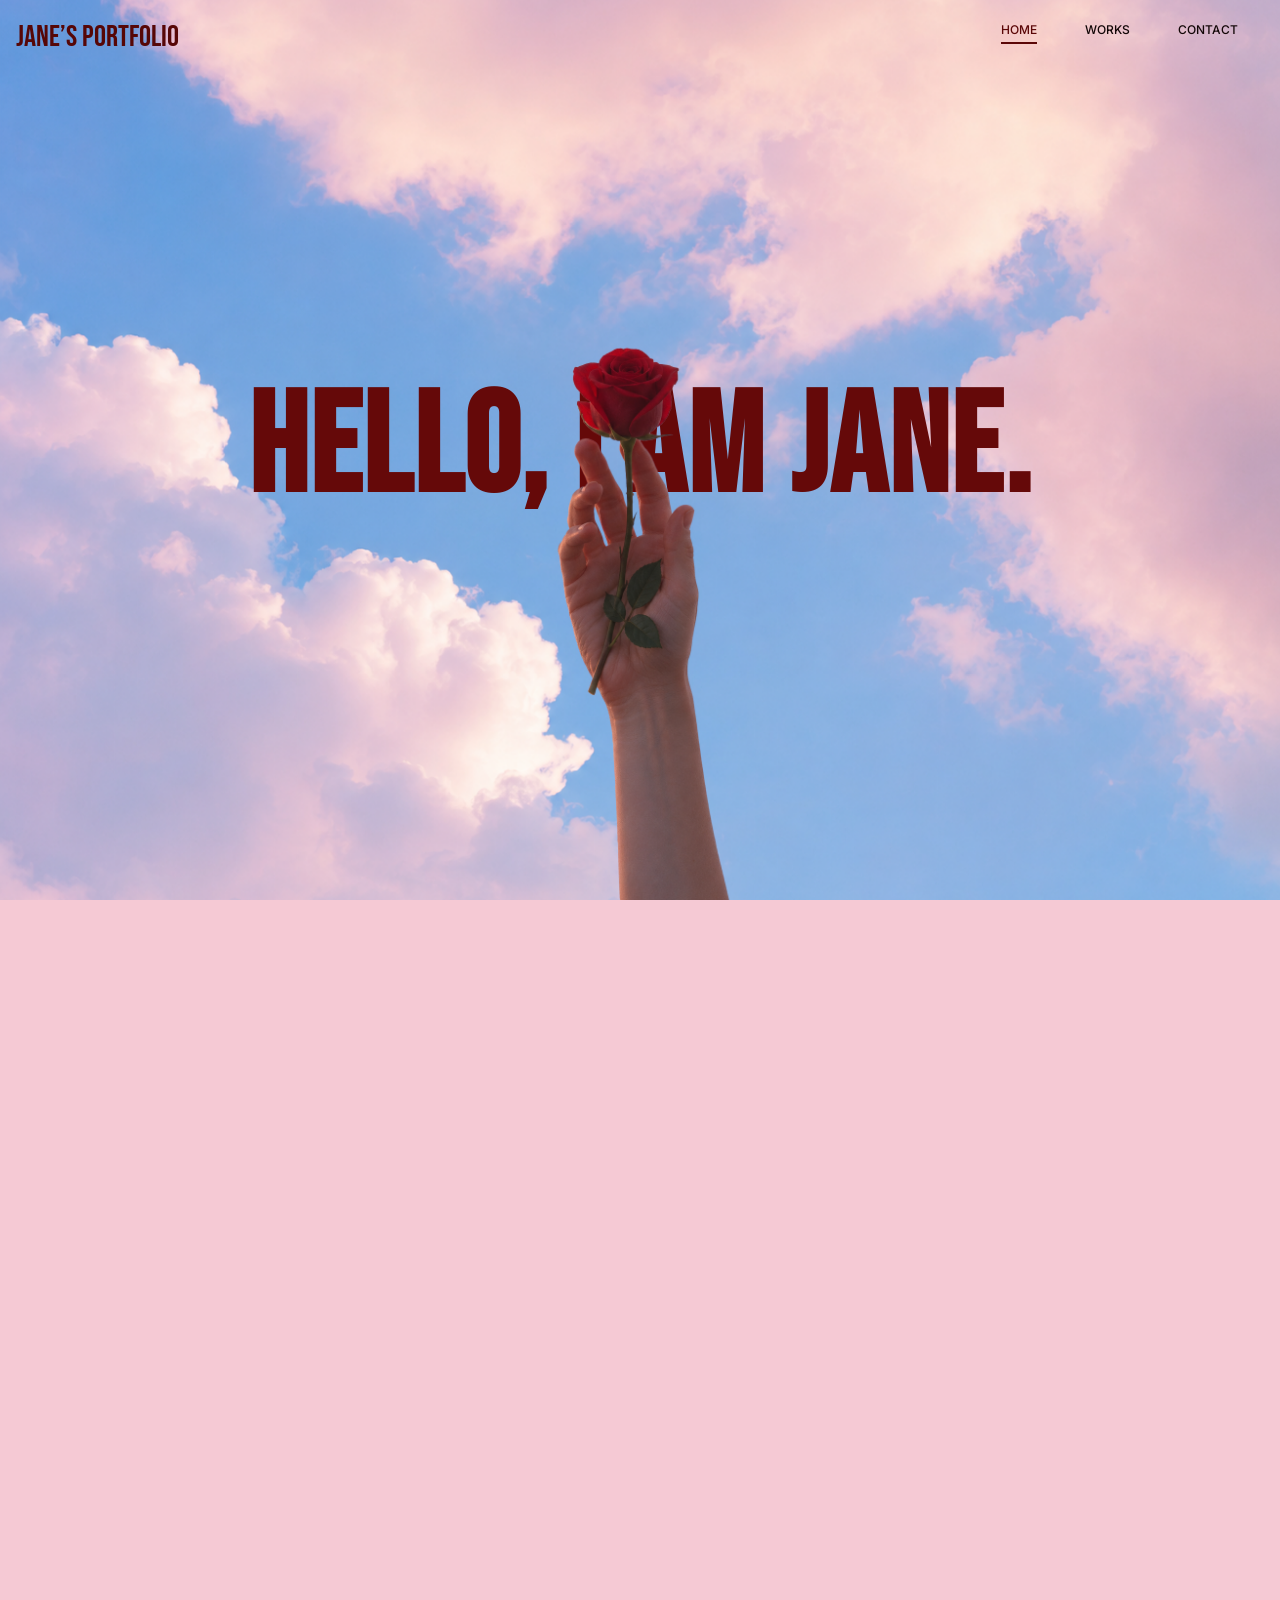
<file: index.html>
<!DOCTYPE html>
<html lang="en">
<head>
  <meta charset="UTF-8" />
  <meta name="viewport" content="width=device-width, initial-scale=1.0" />
  <title>Jane's Portfolio</title>

  <link rel="preconnect" href="https://fonts.googleapis.com">
  <link rel="preconnect" href="https://fonts.gstatic.com" crossorigin>
  <link href="https://fonts.googleapis.com/css2?family=Bebas+Neue&family=Inter:wght@400;500;600&display=swap" rel="stylesheet">

  <link rel="preconnect" href="https://fonts.googleapis.com">
  <link rel="preconnect" href="https://fonts.gstatic.com" crossorigin>
  <link href="https://fonts.googleapis.com/css2?family=Bebas+Neue&family=Inter:ital,opsz,wght@0,14..32,100..900;1,14..32,100..900&display=swap" rel="stylesheet">
  <link rel="stylesheet" href="styles.css" />
</head>
<body>
  <header class="site-header">
    <a href="#" class="logo">Jane’s Portfolio</a>

    <nav class="nav">
      <a href="#" class="nav-link active">Home</a>
      <a href="works.html?filters=all" class="nav-link">Works</a>
      <a href="contact.html" class="nav-link">Contact</a>
    </nav>
  </header>

  <main class="home-scroll" id="homeScroll">
    <section class="portfolio-stage">
      <div class="page page-one">
        <div class="page-bg page-one-bg"></div>

        <div class="hero-center">
          <h1 class="hero-title">
            <span id="typingText"></span>
          </h1>
        </div>

        <img src="assets/hand_hero.png" alt="" class="hero-hand" />
      </div>

      <div class="page page-two">
        <div class="page-bg page-two-bg"></div>

        <h2 class="second-title">
          <span id="secondTypingText"></span>
        </h2>

        <img src="assets/astronaut_reading.png" alt="" class="astronaut" />
      </div>

      <div class="page page-three">
          <div class="page-bg page-three-bg"></div>

          <h2 class="third-title">
              <span id="thirdTypingText"></span>
          </h2>

          <img src="assets/meadow.png" alt="" class="tv-scene" />
      </div>

      <div class="page page-four">
      <div class="page-bg page-four-bg"></div>

      <div class="fourth-content">
          <h2 class="fourth-title">
          <span id="fourthTypingText"></span>
          </h2>

          <a href="#" class="explore-button">Explore</a>
      </div>

      <img src="assets/sign.png" alt="" class="sign-scene" />
      </div>
    </section>
  </main>

  <section class="explore-overlay" id="exploreOverlay">
    <button type="button" class="overlay-back-button" id="overlayBackButton">
      ‹ Go Back
    </button>

    <div class="explore-panel">
      <h2 class="explore-question">
        <span id="exploreTypingText"></span>
      </h2>

      <form class="tag-form" id="tagForm">
        <label class="tag-label" for="tagInput">Tags</label>

          <div class="tag-input-wrap" id="selectedTags">
            <input id="tagInput" type="text" aria-label="Tags" />
          </div>

          <div class="tag-options" id="tagOptions">
            <button type="button">Visual Design</button>
            <button type="button">Prints</button>
            <button type="button">Animation</button>
            <button type="button">Video Editing</button>
            <button type="button">Branding</button>
            <button type="button">Figma</button>
            <button type="button">Front-End Development</button>
            <button type="button">UI/UX</button>
            <button type="button">Graphic Design</button>
          </div>

          <button type="button" class="continue-button">Continue</button>
      </form>
    </div>
  </section>

  <section class="loading-page" id="loadingPage">
    <img src="assets/hot air balloon.png" alt="" class="loading-balloon" />

    <div class="loading-content">
      <div class="loading-bar">
        <div class="loading-bar-fill"></div>
      </div>

      <p class="loading-text">Curating your experience...</p>
    </div>
  </section>
  
  <script src="script.js"></script>
</body>
</html>
</file>
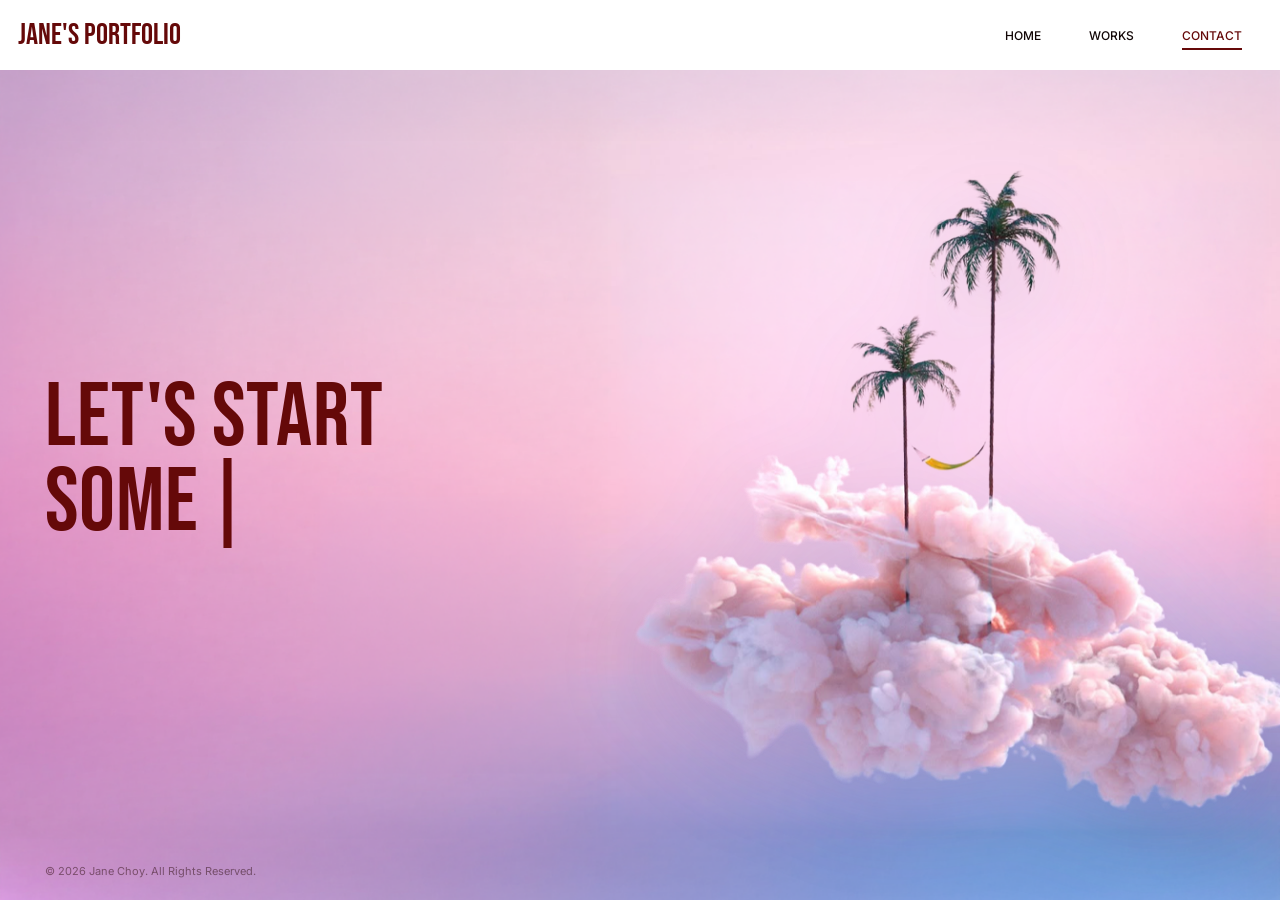
<file: contact.html>
<!DOCTYPE html>
<html lang="en">
<head>
  <meta charset="UTF-8" />
  <meta name="viewport" content="width=device-width, initial-scale=1.0" />

  <title>Contact | Jane's Portfolio</title>

  <link rel="preconnect" href="https://fonts.googleapis.com">
  <link rel="preconnect" href="https://fonts.gstatic.com" crossorigin>

  <link
    href="https://fonts.googleapis.com/css2?family=Bebas+Neue&family=Inter:wght@400;500;600;700&display=swap"
    rel="stylesheet"
  >

  <link rel="stylesheet" href="styles.css" />
</head>

<body class="contact-body">

  <header class="contact-header">
    <a href="index.html" class="contact-logo">
      Jane's Portfolio
    </a>

    <nav class="contact-nav">
      <a href="index.html">Home</a>
      <a href="works.html?filters=all">Works</a>
      <a href="contact.html" class="active">Contact</a>
    </nav>
  </header>

  <main class="contact-page">

    <section class="contact-content">
      <h1
        class="contact-title"
        aria-label="Let's start something amazing."
      >
        <span id="contactTypingText"></span>
      </h1>

      <div class="contact-links" id="contactLinks">

        <!-- Replace with your real email -->
        <a href="mailto:jane.choy@student.unimelb.edu.au">
          Email <span>↗</span>
        </a>

        <!-- Replace with your LinkedIn URL -->
        <a
          href="https://www.linkedin.com/in/jane-choy-840108310"
          target="_blank"
          rel="noopener noreferrer"
        >
          LinkedIn <span>↗</span>
        </a>

        <!-- Add your PDF to assets and update its filename -->
        <a
          href="assets/JANE JING YI CHOY - RESUME.pdf"
          target="_blank"
        >
          Resume <span>↓</span>
        </a>

      </div>
    </section>

    <img
      src="assets/contact_element.png"
      alt="Palm trees floating on a pink cloud"
      class="contact-floating-art"
    >

    <p class="contact-copyright">
      © 2026 Jane Choy. All Rights Reserved.
    </p>

  </main>

  <script src="script.js"></script>
</body>
</html>
</file>
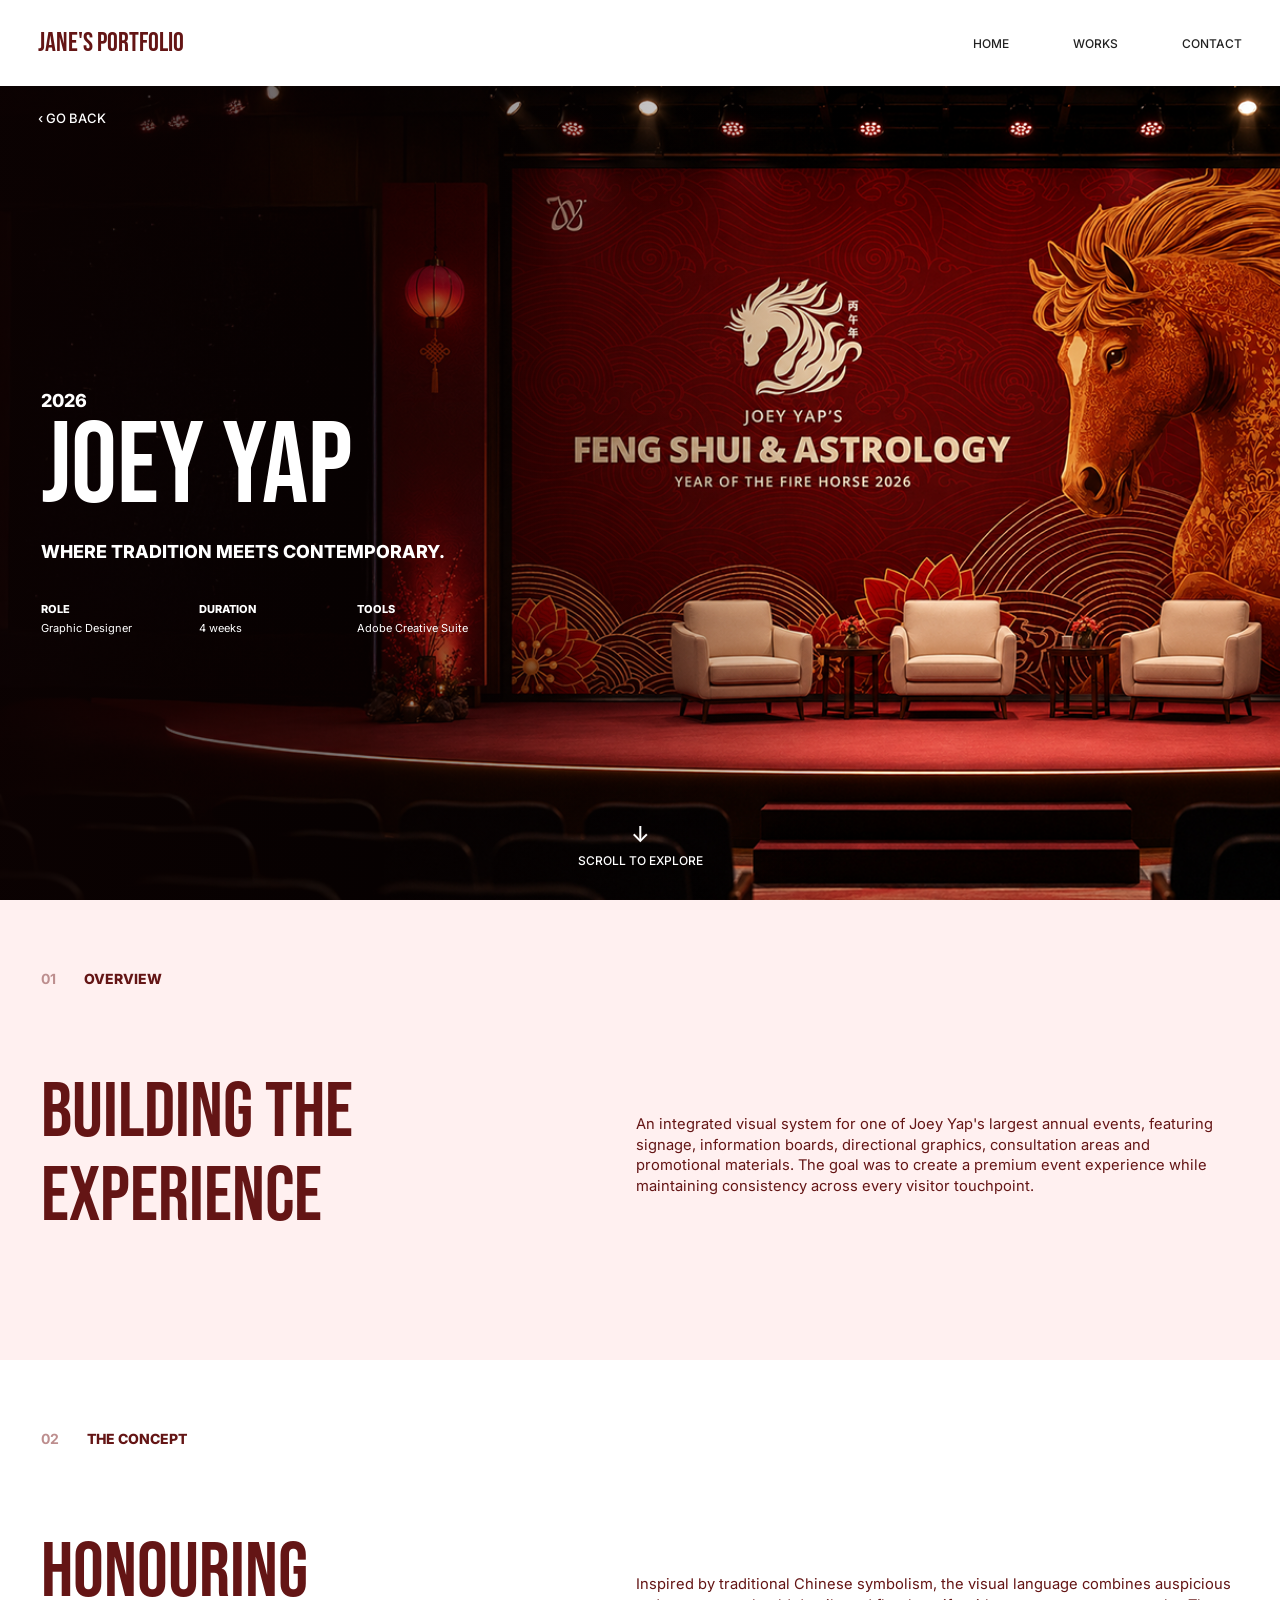
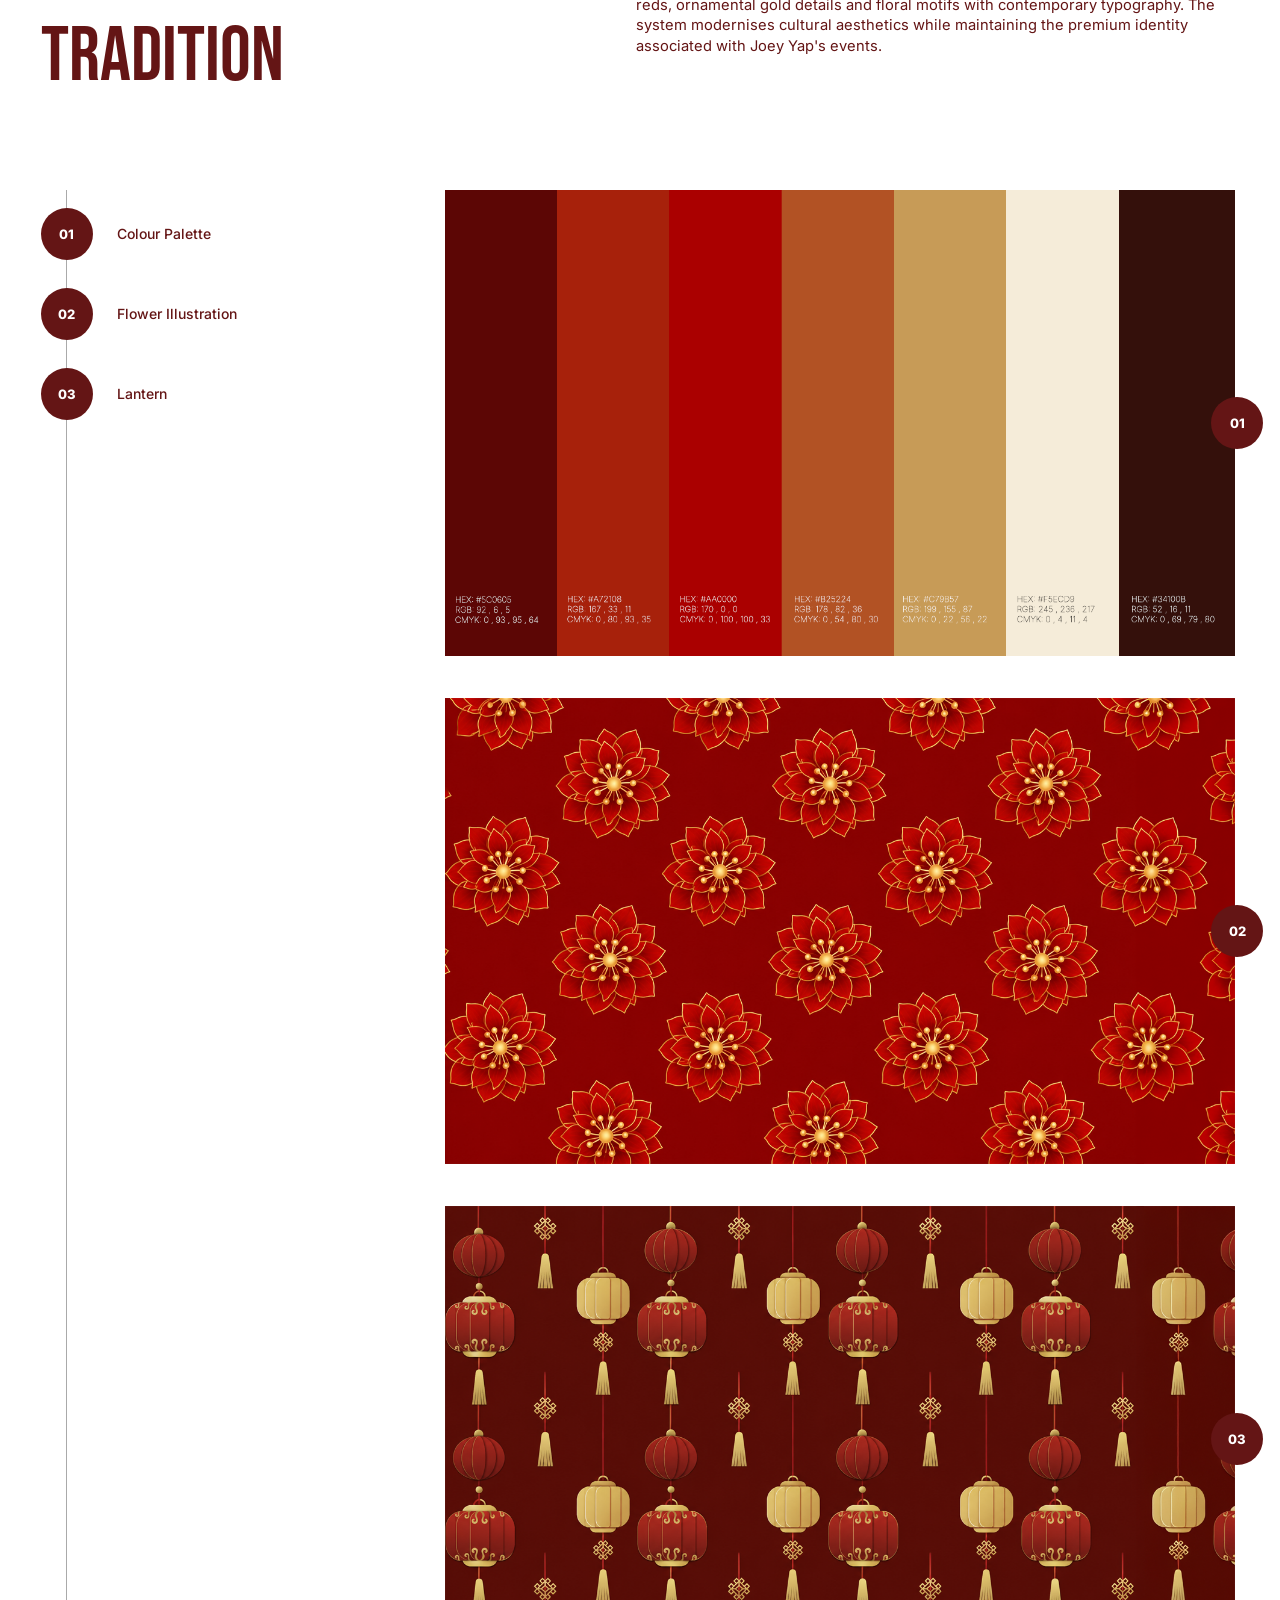
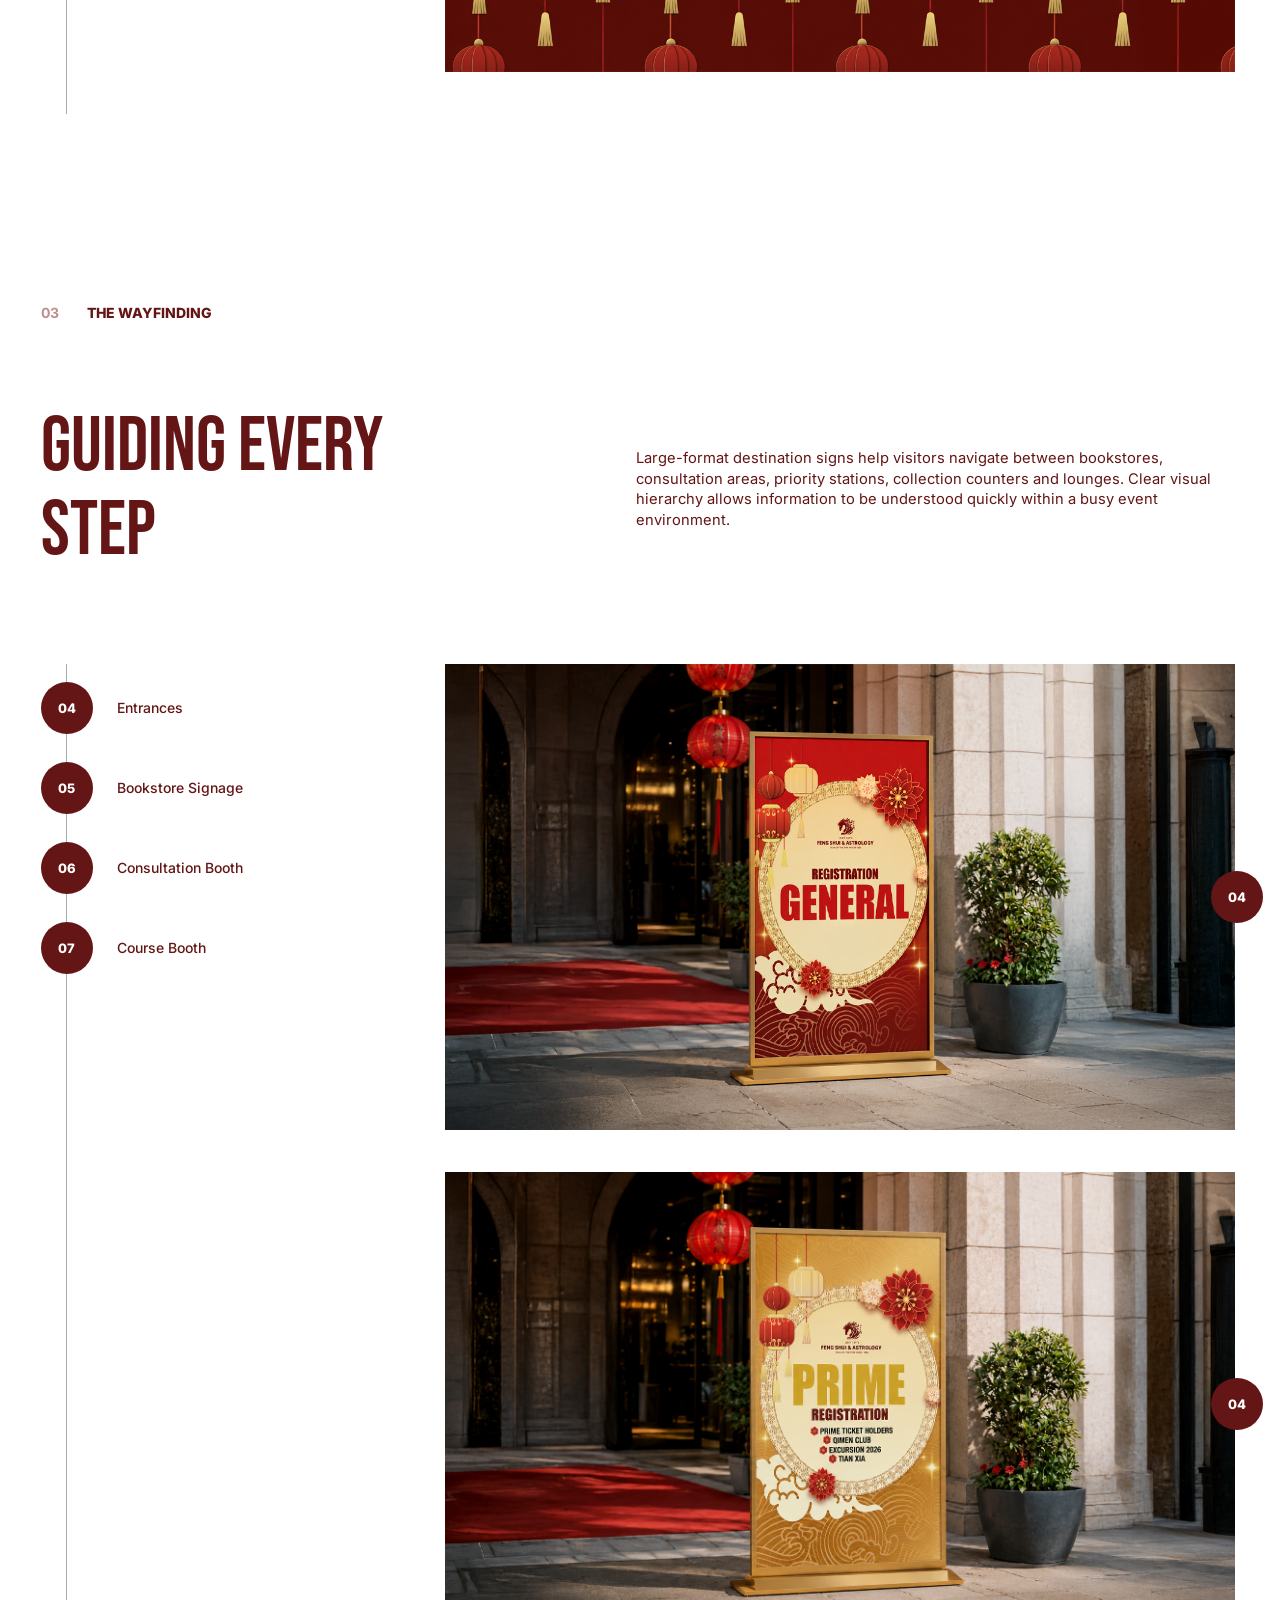
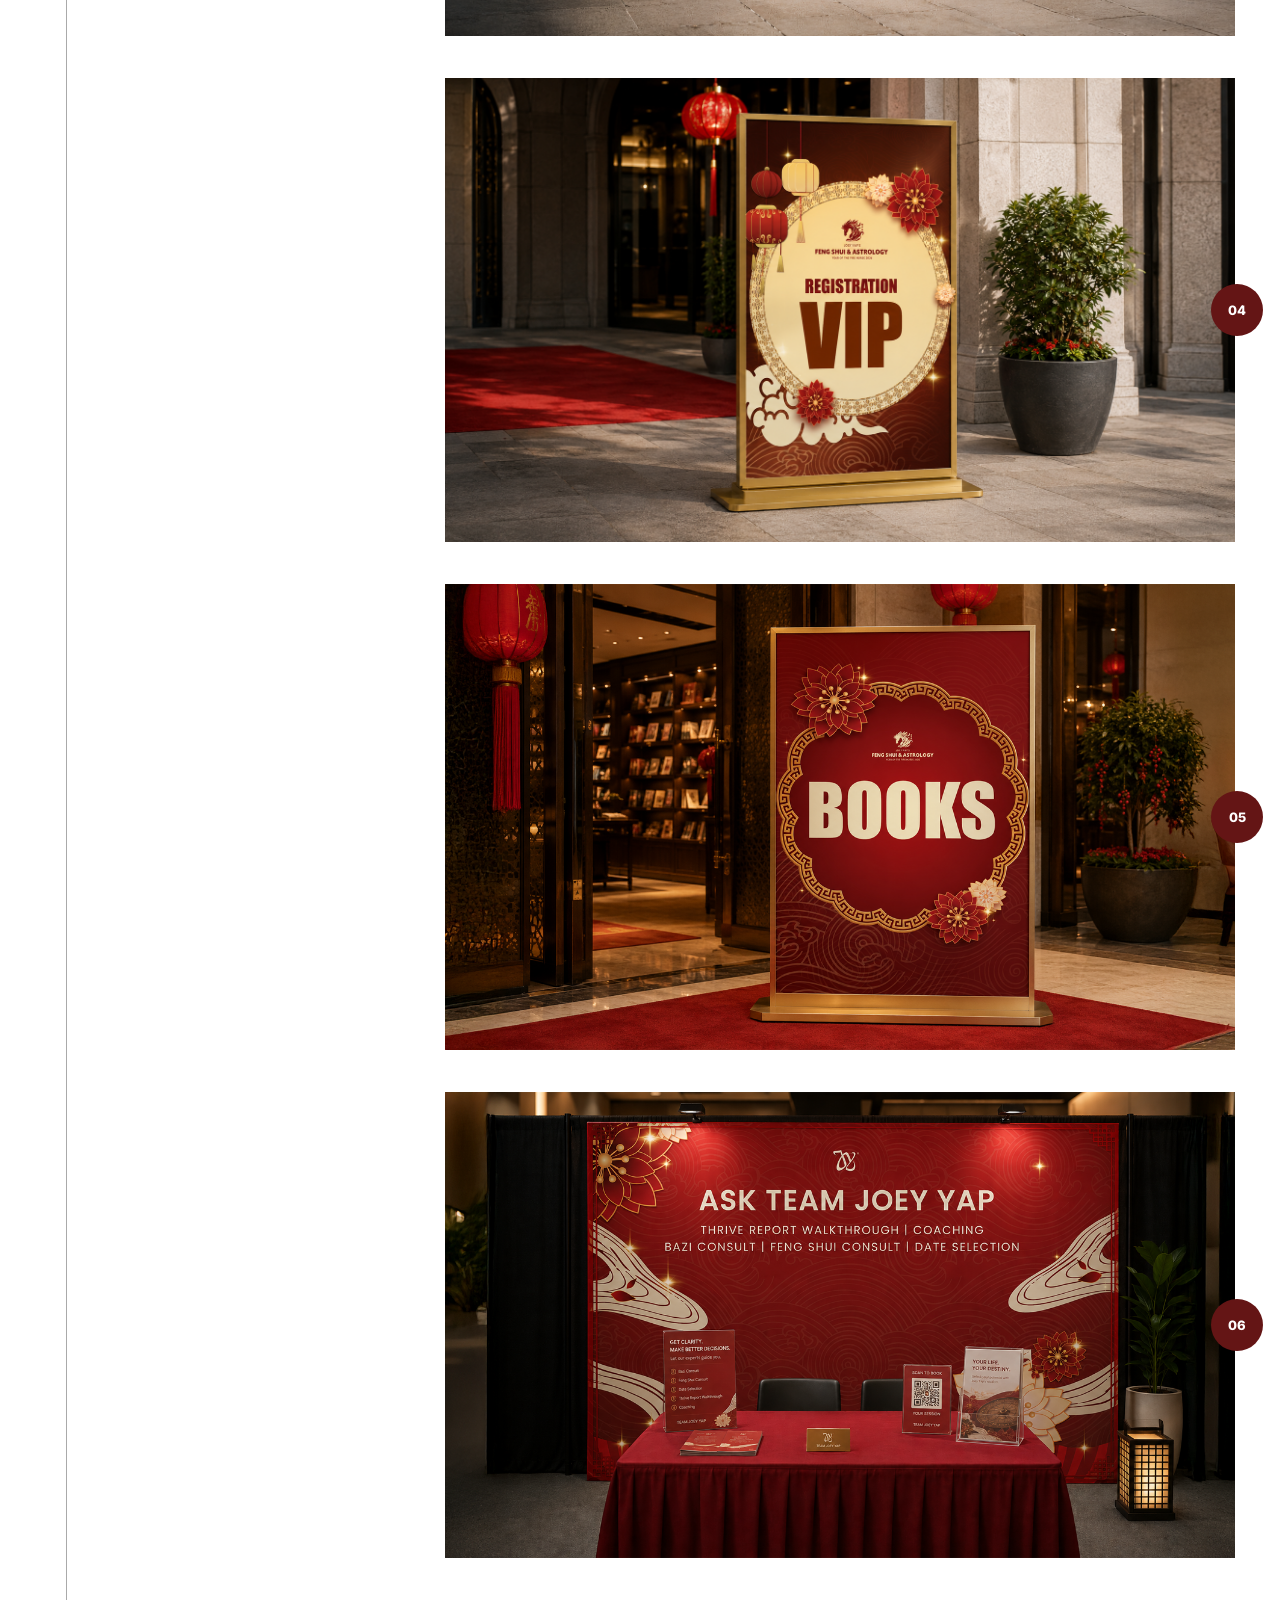
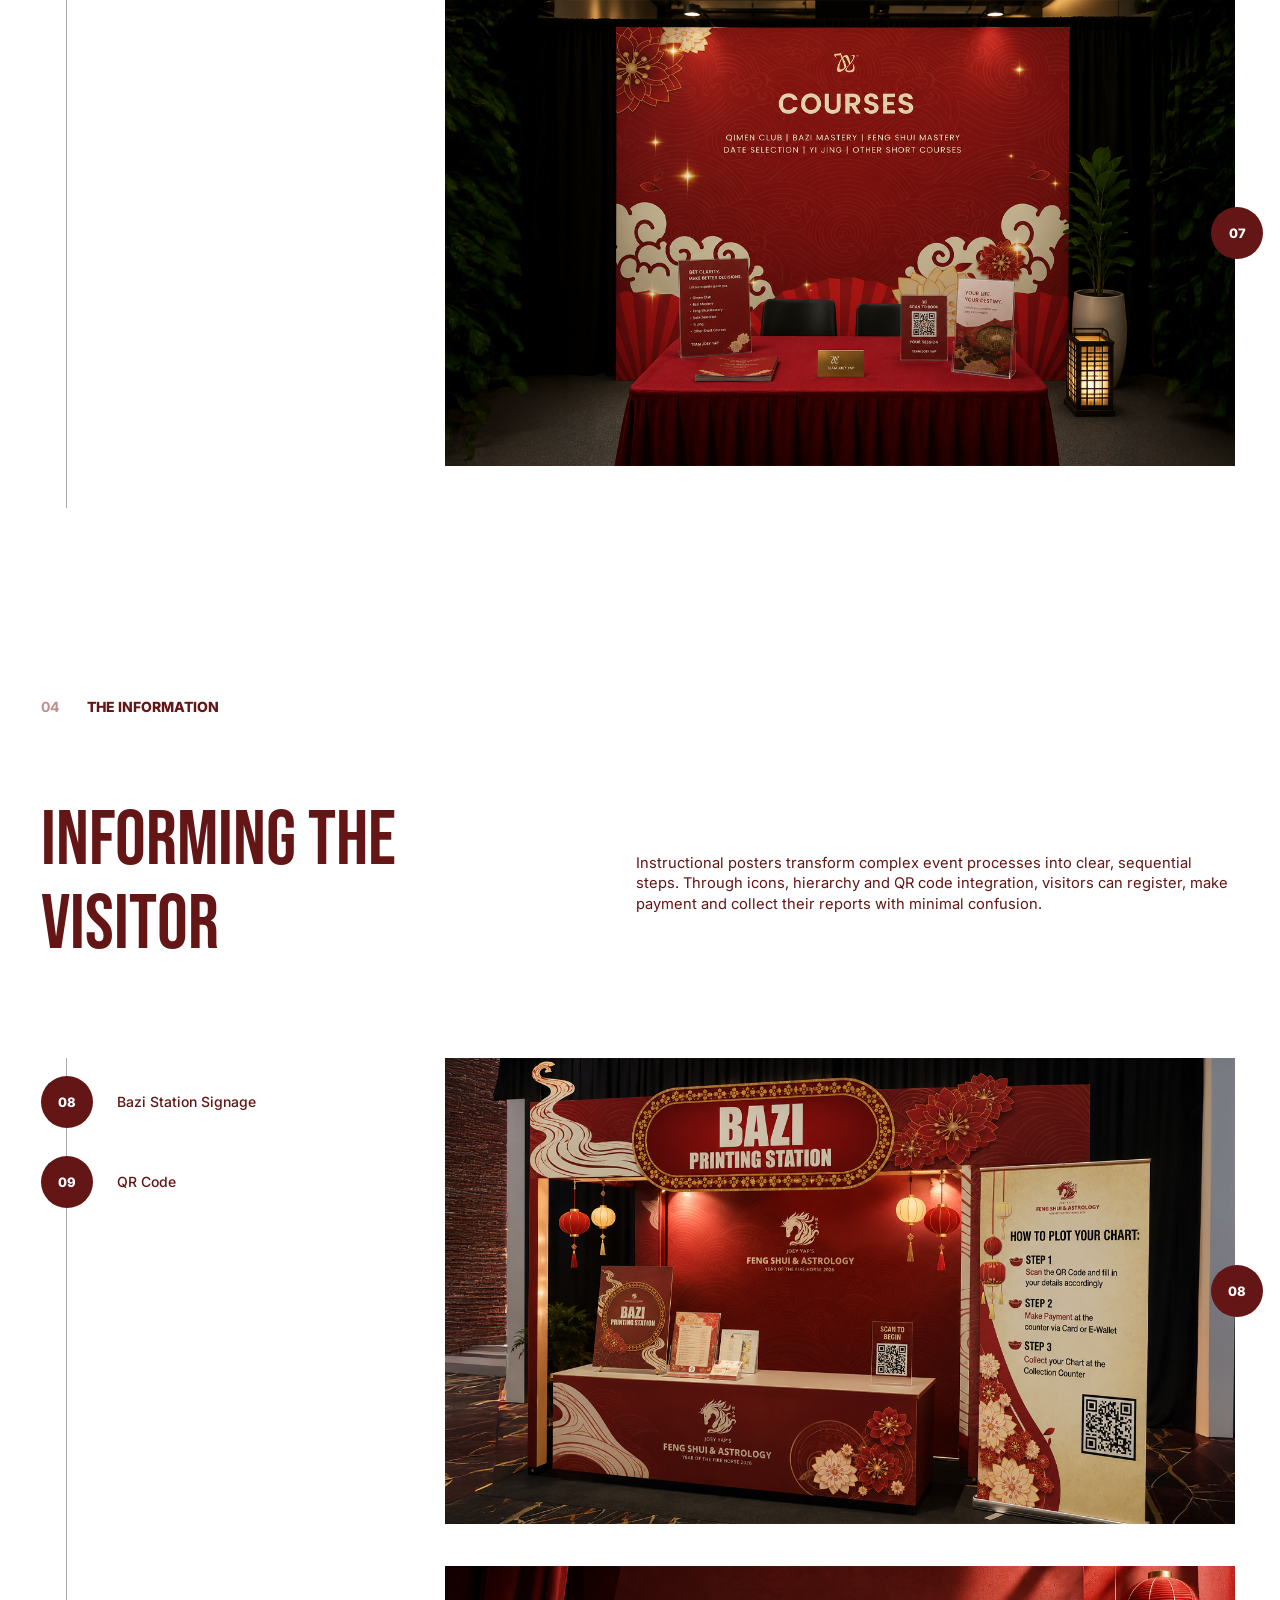
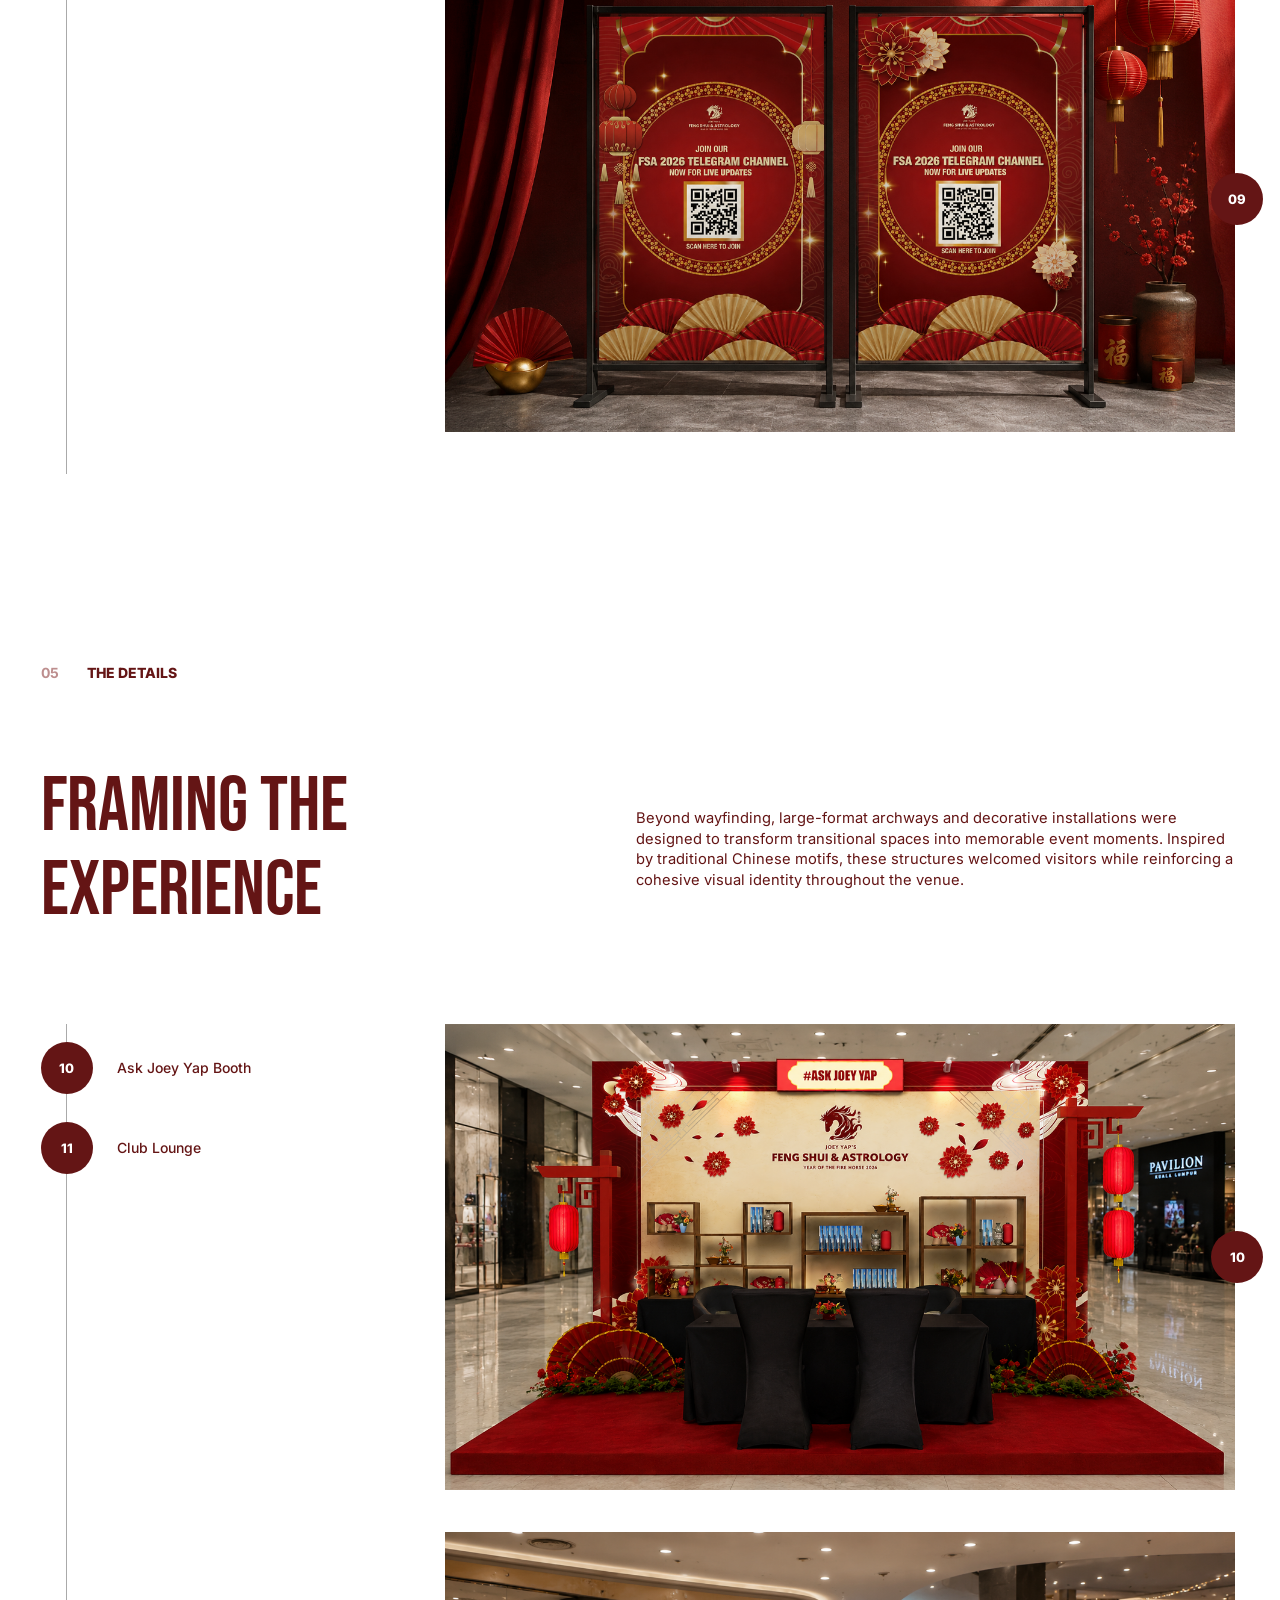
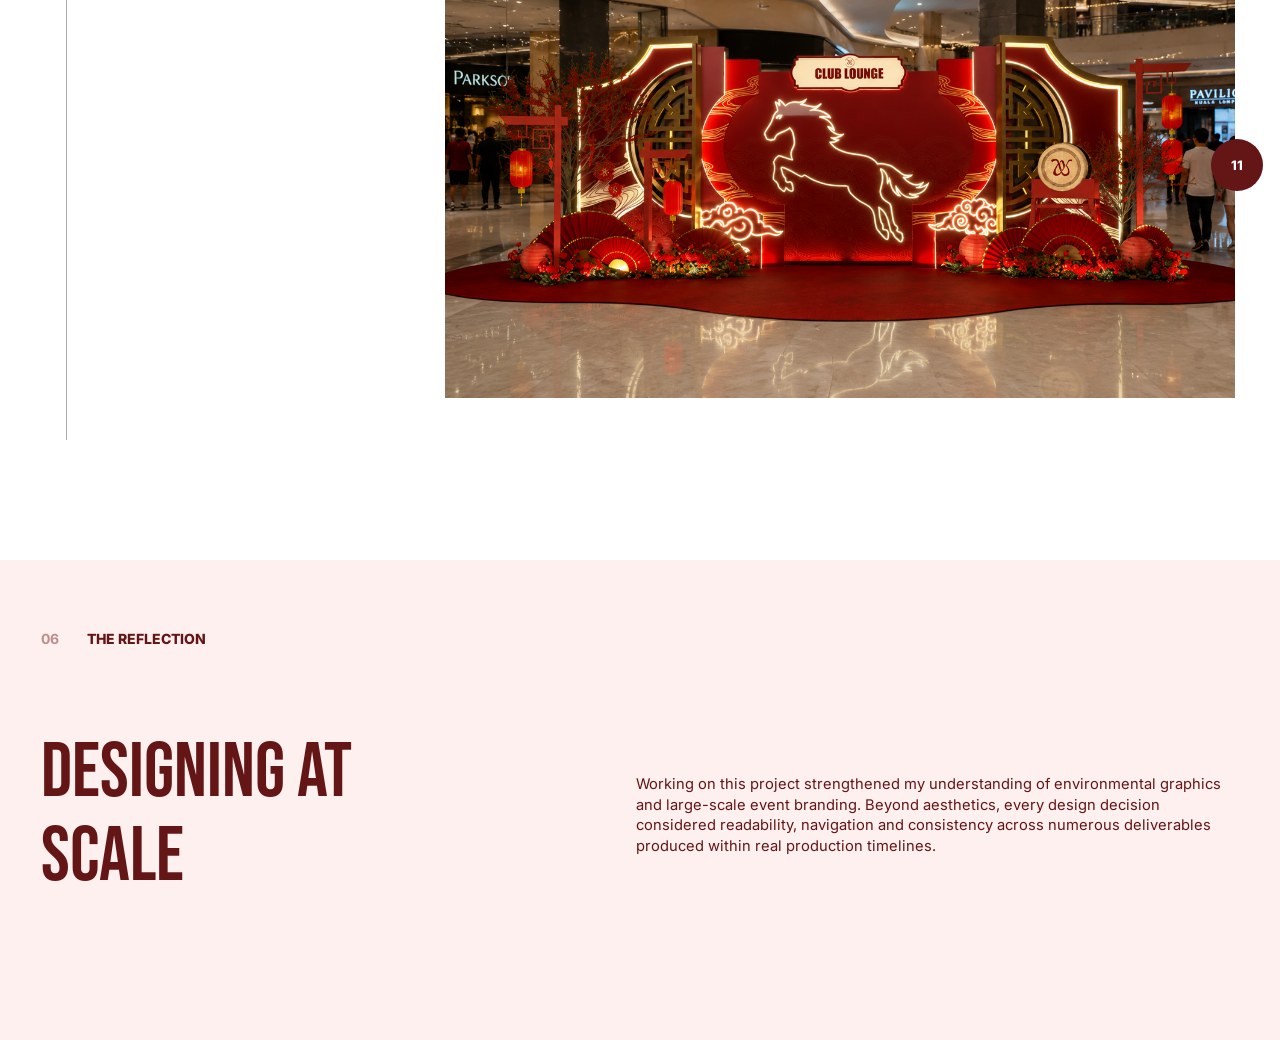
<file: joey yap.html>
<!DOCTYPE html>
<html lang="en">
<head>
  <meta charset="UTF-8">
  <meta name="viewport" content="width=device-width, initial-scale=1.0">

  <title>Joey Yap | Jane's Portfolio</title>

  <link rel="preconnect" href="https://fonts.googleapis.com">
  <link rel="preconnect" href="https://fonts.gstatic.com" crossorigin>

  <link
    href="https://fonts.googleapis.com/css2?family=Bebas+Neue&family=Inter:wght@400;500;600;700&display=swap"
    rel="stylesheet"
  >

  <link rel="stylesheet" href="styles.css">
</head>

<body class="jy-page">

  <header class="jy-header">
    <a href="index.html" class="jy-logo">Jane's Portfolio</a>

    <nav class="jy-nav" aria-label="Main navigation">
      <a href="index.html">Home</a>
      <a href="works.html?filters=all">Works</a>
      <a href="contact.html">Contact</a>
    </nav>
  </header>

  <main>

    <!-- HERO -->

    <section class="jy-hero">
      <a href="works.html?filters=all" class="jy-back">‹ Go Back</a>

      <div class="jy-hero-content">
        <p class="jy-year">2026</p>

        <h1>Joey Yap</h1>

        <p class="jy-tagline">Where tradition meets contemporary.</p>

        <dl class="jy-details">
          <div>
            <dt>Role</dt>
            <dd>Graphic Designer</dd>
          </div>

          <div>
            <dt>Duration</dt>
            <dd>4 weeks</dd>
          </div>

          <div>
            <dt>Tools</dt>
            <dd>Adobe Creative Suite</dd>
          </div>
        </dl>
      </div>

      <a href="#overview" class="jy-scroll">
        <span>↓</span>
        Scroll to explore
      </a>
    </section>

    <!-- OVERVIEW -->

    <section class="jy-section jy-overview" id="overview">
      <div class="jy-section-label">
        <span>01</span>
        <strong>Overview</strong>
      </div>

      <div class="jy-heading-grid">
        <h2>Building the<br>experience</h2>

        <p>
          An integrated visual system for one of Joey Yap's largest annual
          events, featuring signage, information boards, directional graphics,
          consultation areas and promotional materials. The goal was to create
          a premium event experience while maintaining consistency across every
          visitor touchpoint.
        </p>
      </div>
    </section>

    <!-- CONCEPT -->

    <section class="jy-section jy-concept">
      <div class="jy-section-label">
        <span>02</span>
        <strong>The Concept</strong>
      </div>

      <div class="jy-heading-grid">
        <h2>Honouring<br>tradition</h2>

        <p>
          Inspired by traditional Chinese symbolism, the visual language
          combines auspicious reds, ornamental gold details and floral motifs
          with contemporary typography. The system modernises cultural
          aesthetics while maintaining the premium identity associated with
          Joey Yap's events.
        </p>
      </div>

      <div class="jy-timeline">
        <ol class="jy-timeline-list">
          <li><span>01</span>Colour Palette</li>
          <li><span>02</span>Flower Illustration</li>
          <li><span>03</span>Lantern</li>
        </ol>

        <div class="jy-image-stack">
          <figure>
            <img src="assets/joey yap/timeline_1.png" alt="Joey Yap colour palette" class="timeline-float-in">
            <span class="jy-image-number">01</span>
          </figure>

          <figure>
            <img src="assets/joey yap/timeline_2.png" alt="Decorative flower pattern" class="timeline-float-in">
            <span class="jy-image-number">02</span>
          </figure>

          <figure>
            <img src="assets/joey yap/timeline_3.png" alt="Traditional lantern pattern" class="timeline-float-in">
            <span class="jy-image-number">03</span>
          </figure>
        </div>
      </div>
    </section>

    <!-- WAYFINDING -->

    <section class="jy-section jy-wayfinding">
      <div class="jy-section-label">
        <span>03</span>
        <strong>The Wayfinding</strong>
      </div>

      <div class="jy-heading-grid">
        <h2>Guiding every<br>step</h2>

        <p>
          Large-format destination signs help visitors navigate between
          bookstores, consultation areas, priority stations, collection
          counters and lounges. Clear visual hierarchy allows information to
          be understood quickly within a busy event environment.
        </p>
      </div>

      <div class="jy-timeline">
        <ol class="jy-timeline-list jy-wayfinding-list">
          <li><span>04</span>Entrances</li>
          <li><span>05</span>Bookstore Signage</li>
          <li><span>06</span>Consultation Booth</li>
          <li><span>07</span>Course Booth</li>
        </ol>

        <div class="jy-image-stack">
          <figure>
            <img src="assets/joey yap/timeline_4.png" alt="General registration signage" class="timeline-float-in">
            <span class="jy-image-number">04</span>
          </figure>

          <figure>
            <img src="assets/joey yap/timeline_5.png" alt="Prime registration signage" class="timeline-float-in">
            <span class="jy-image-number">04</span>
          </figure>

          <figure>
            <img src="assets/joey yap/timeline_6.png" alt="VIP registration signage" class="timeline-float-in">
            <span class="jy-image-number">04</span>
          </figure>

          <figure>
            <img src="assets/joey yap/timeline_7.png" alt="Bookstore signage" class="timeline-float-in">
            <span class="jy-image-number">05</span>
          </figure>

          <figure>
            <img src="assets/joey yap/timeline_8.png" alt="Joey Yap consultation booth" class="timeline-float-in">
            <span class="jy-image-number">06</span>
          </figure>

          <figure>
            <img src="assets/joey yap/timeline_9.png" alt="Joey Yap course booth" class="timeline-float-in">
            <span class="jy-image-number">07</span>
          </figure>
        </div>
      </div>
    </section>

    <!-- INFORMATION -->

    <section class="jy-section jy-information">
      <div class="jy-section-label">
        <span>04</span>
        <strong>The Information</strong>
      </div>

      <div class="jy-heading-grid">
        <h2>Informing the<br>visitor</h2>

        <p>
          Instructional posters transform complex event processes into clear,
          sequential steps. Through icons, hierarchy and QR code integration,
          visitors can register, make payment and collect their reports with
          minimal confusion.
        </p>
      </div>

      <div class="jy-timeline">
        <ol class="jy-timeline-list">
          <li><span>08</span>Bazi Station Signage</li>
          <li><span>09</span>QR Code</li>
        </ol>

        <div class="jy-image-stack">
          <figure>
            <img src="assets/joey yap/timeline_10.png" alt="Bazi printing station" class="timeline-float-in">
            <span class="jy-image-number">08</span>
          </figure>

          <figure>
            <img src="assets/joey yap/timeline_11.png" alt="Event QR code signage" class="timeline-float-in">
            <span class="jy-image-number">09</span>
          </figure>
        </div>
      </div>
    </section>

    <!-- DETAILS -->

    <section class="jy-section jy-details-section">
      <div class="jy-section-label">
        <span>05</span>
        <strong>The Details</strong>
      </div>

      <div class="jy-heading-grid">
        <h2>Framing the<br>experience</h2>

        <p>
          Beyond wayfinding, large-format archways and decorative installations
          were designed to transform transitional spaces into memorable event
          moments. Inspired by traditional Chinese motifs, these structures
          welcomed visitors while reinforcing a cohesive visual identity
          throughout the venue.
        </p>
      </div>

      <div class="jy-timeline">
        <ol class="jy-timeline-list">
          <li><span>10</span>Ask Joey Yap Booth</li>
          <li><span>11</span>Club Lounge</li>
        </ol>

        <div class="jy-image-stack">
          <figure>
            <img src="assets/joey yap/timeline_12.png" alt="Ask Joey Yap booth" class="timeline-float-in">
            <span class="jy-image-number">10</span>
          </figure>

          <figure>
            <img src="assets/joey yap/timeline_13.png" alt="Joey Yap club lounge" class="timeline-float-in">
            <span class="jy-image-number">11</span>
          </figure>
        </div>
      </div>
    </section>

    <!-- REFLECTION -->

    <section class="jy-section jy-reflection">
      <div class="jy-section-label">
        <span>06</span>
        <strong>The Reflection</strong>
      </div>

      <div class="jy-heading-grid">
        <h2>Designing at<br>scale</h2>

        <p>
          Working on this project strengthened my understanding of environmental
          graphics and large-scale event branding. Beyond aesthetics, every
          design decision considered readability, navigation and consistency
          across numerous deliverables produced within real production
          timelines.
        </p>
      </div>
    </section>

  </main>
  <script src="script.js"></script>
</body>
</html>
</file>
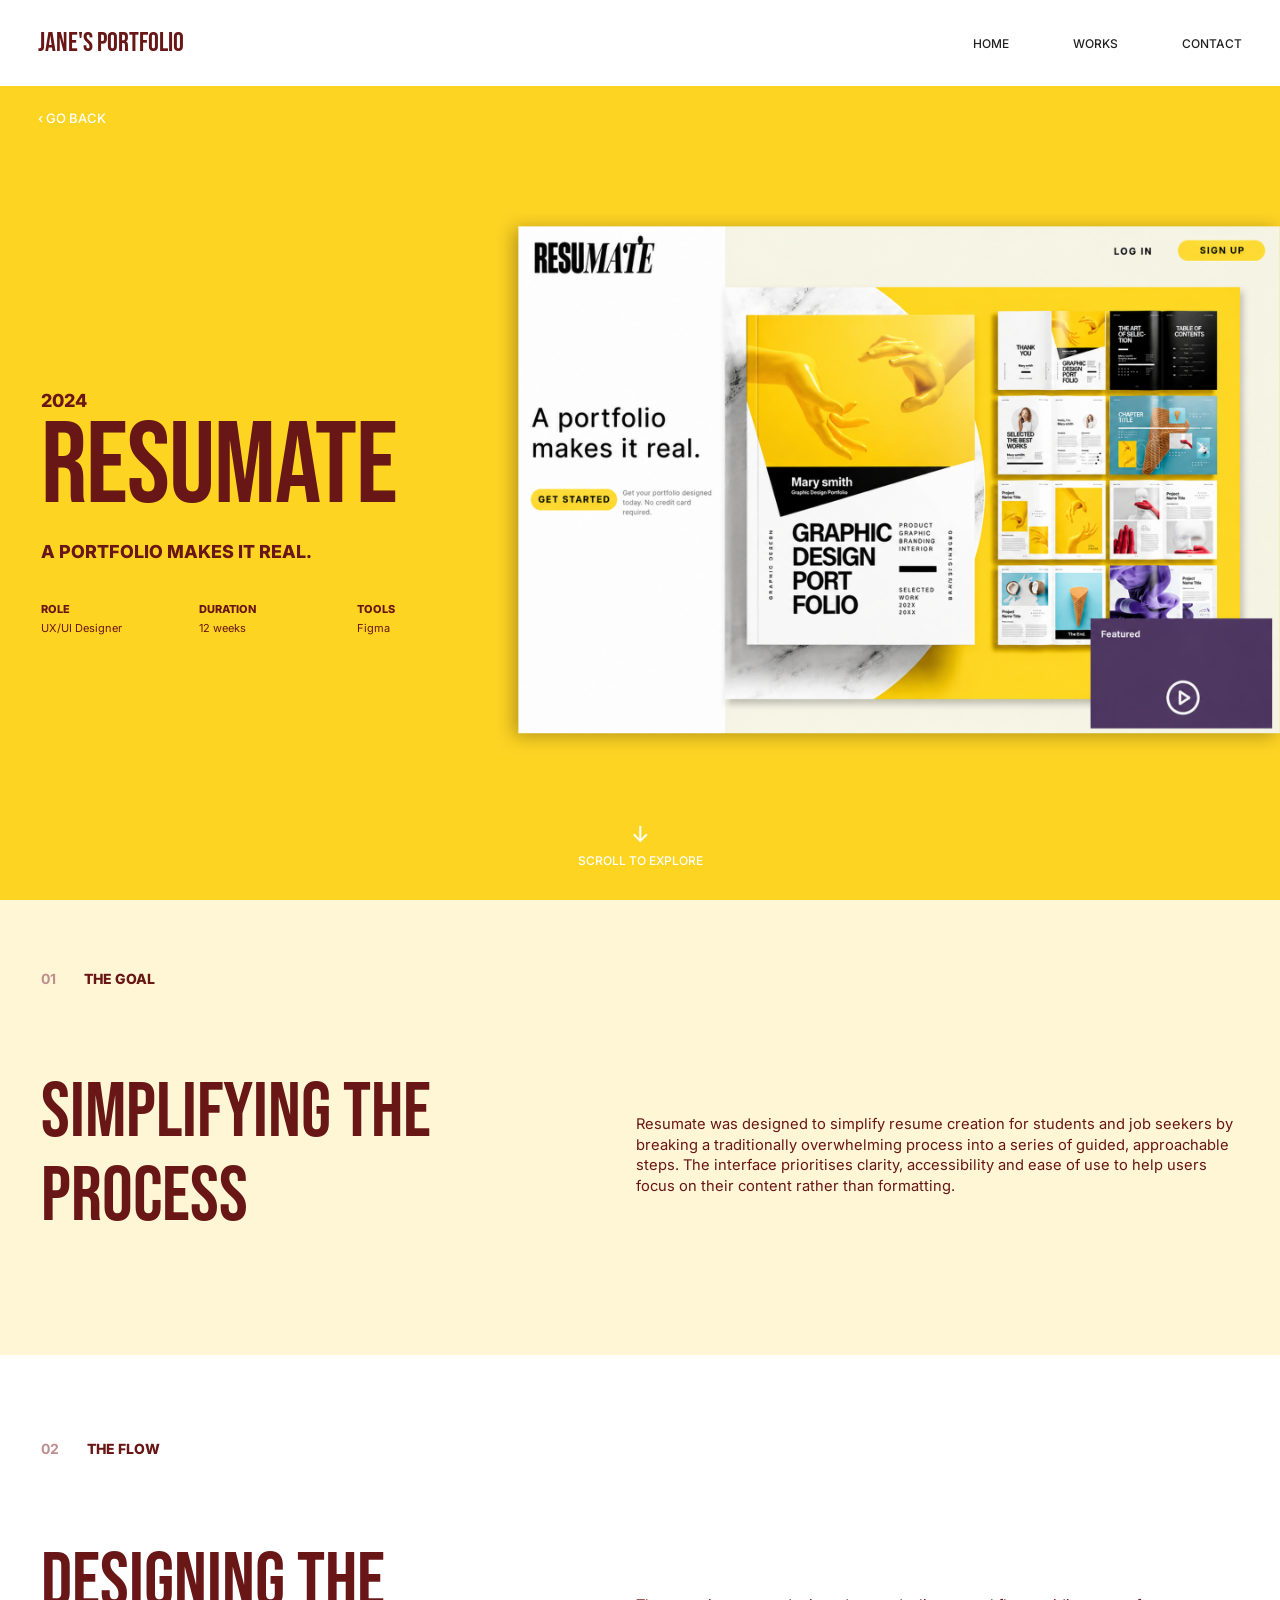
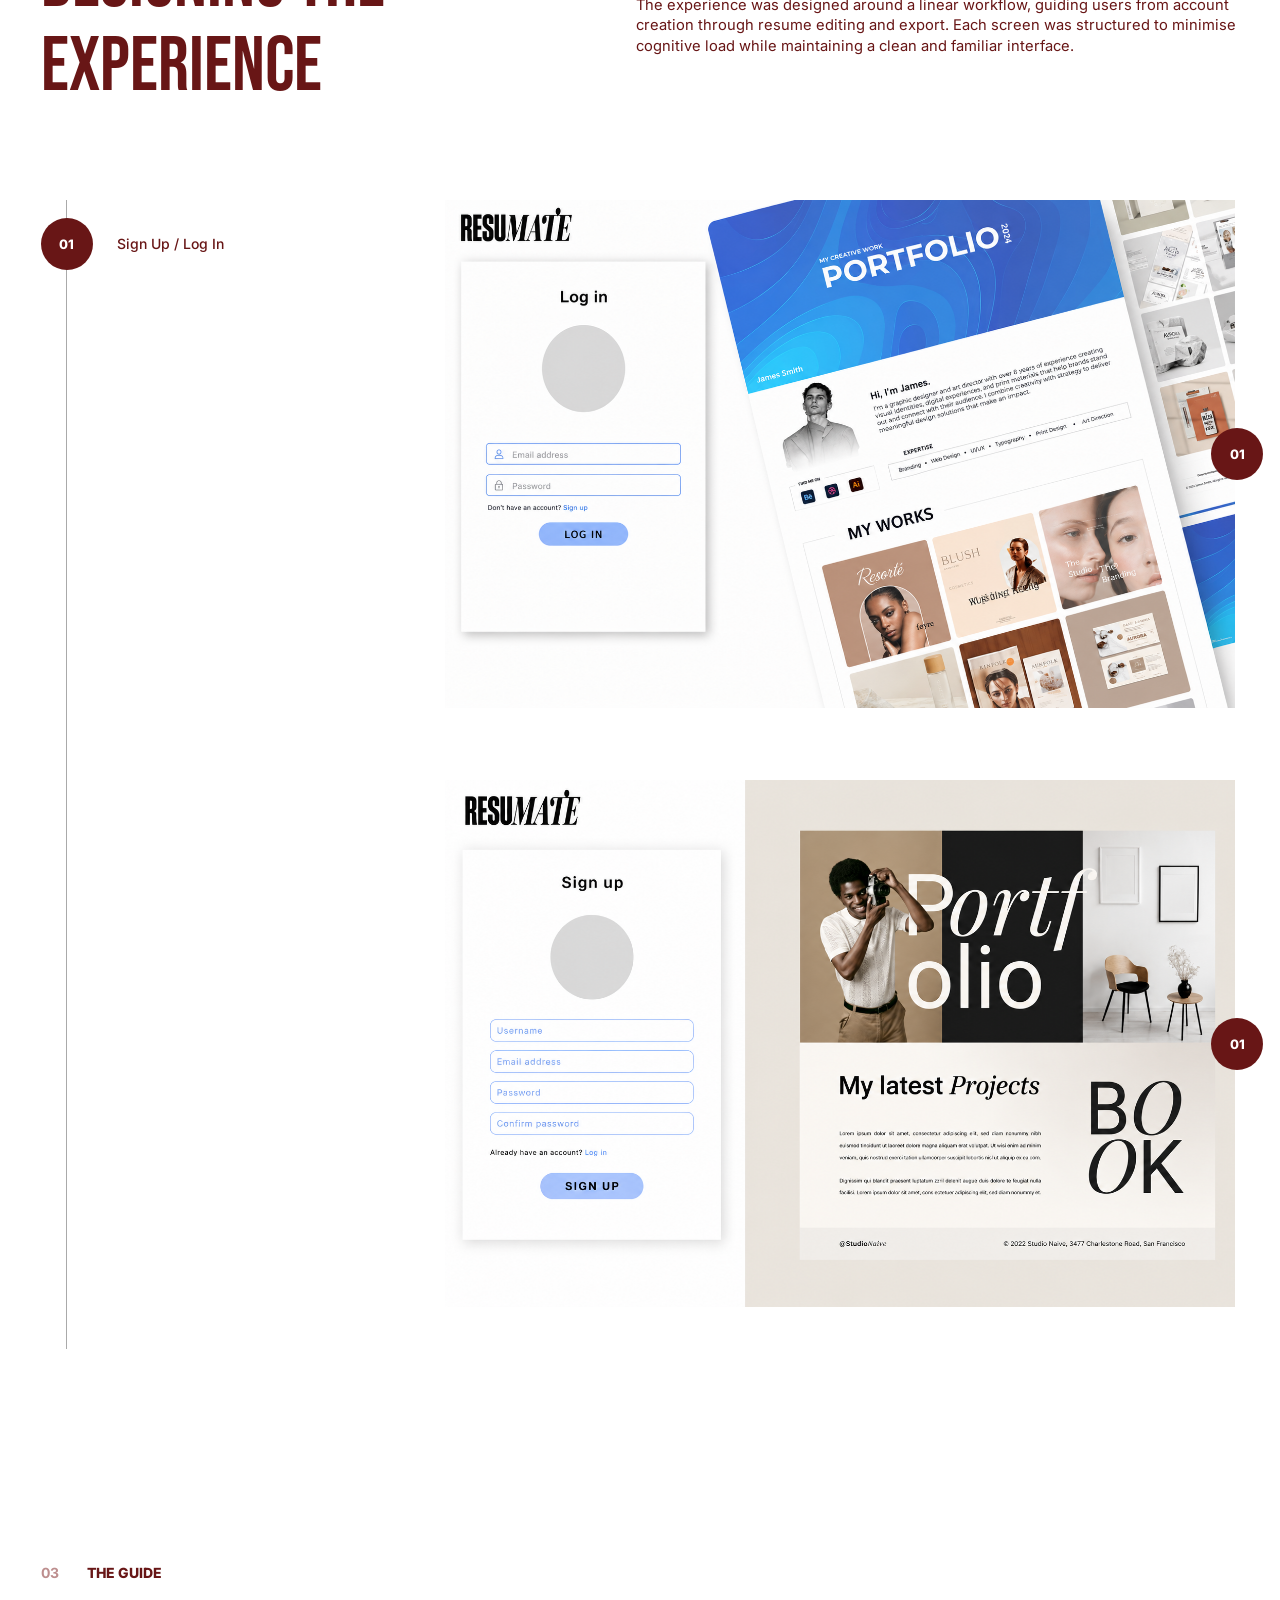
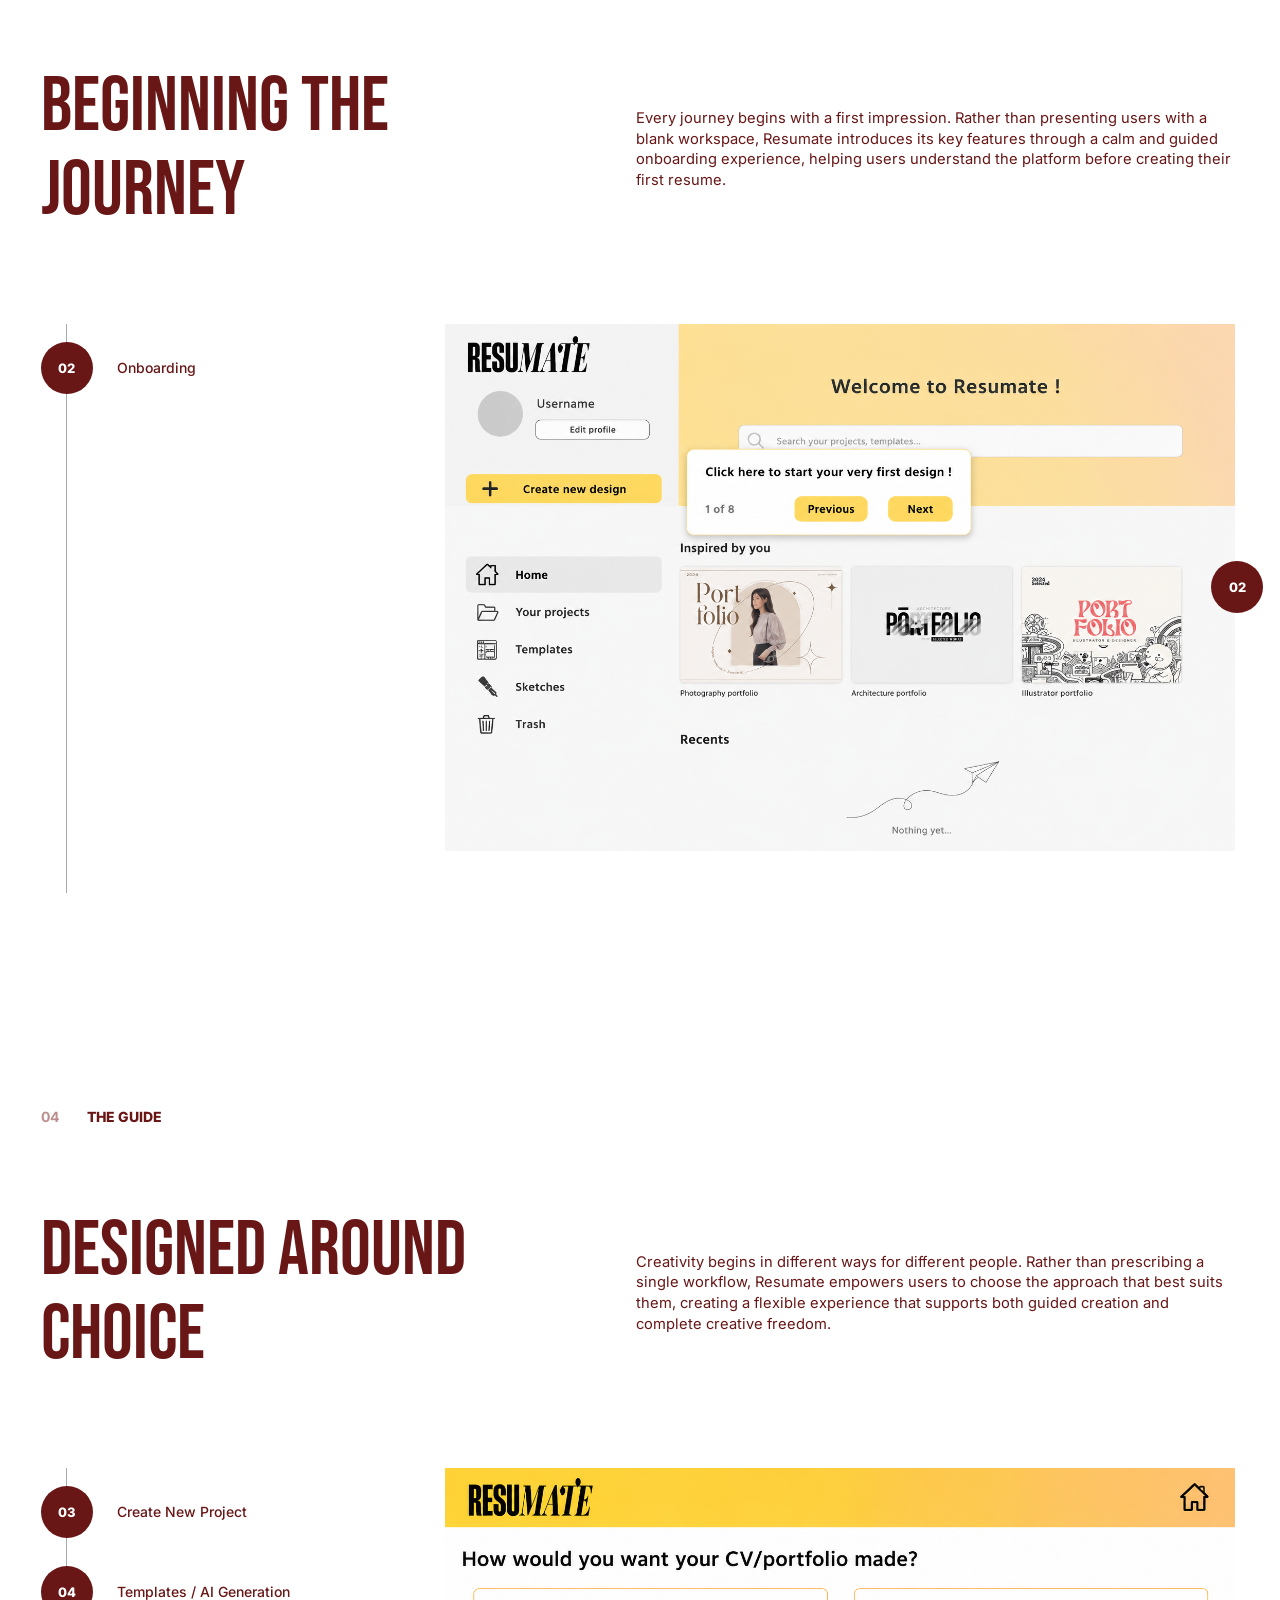
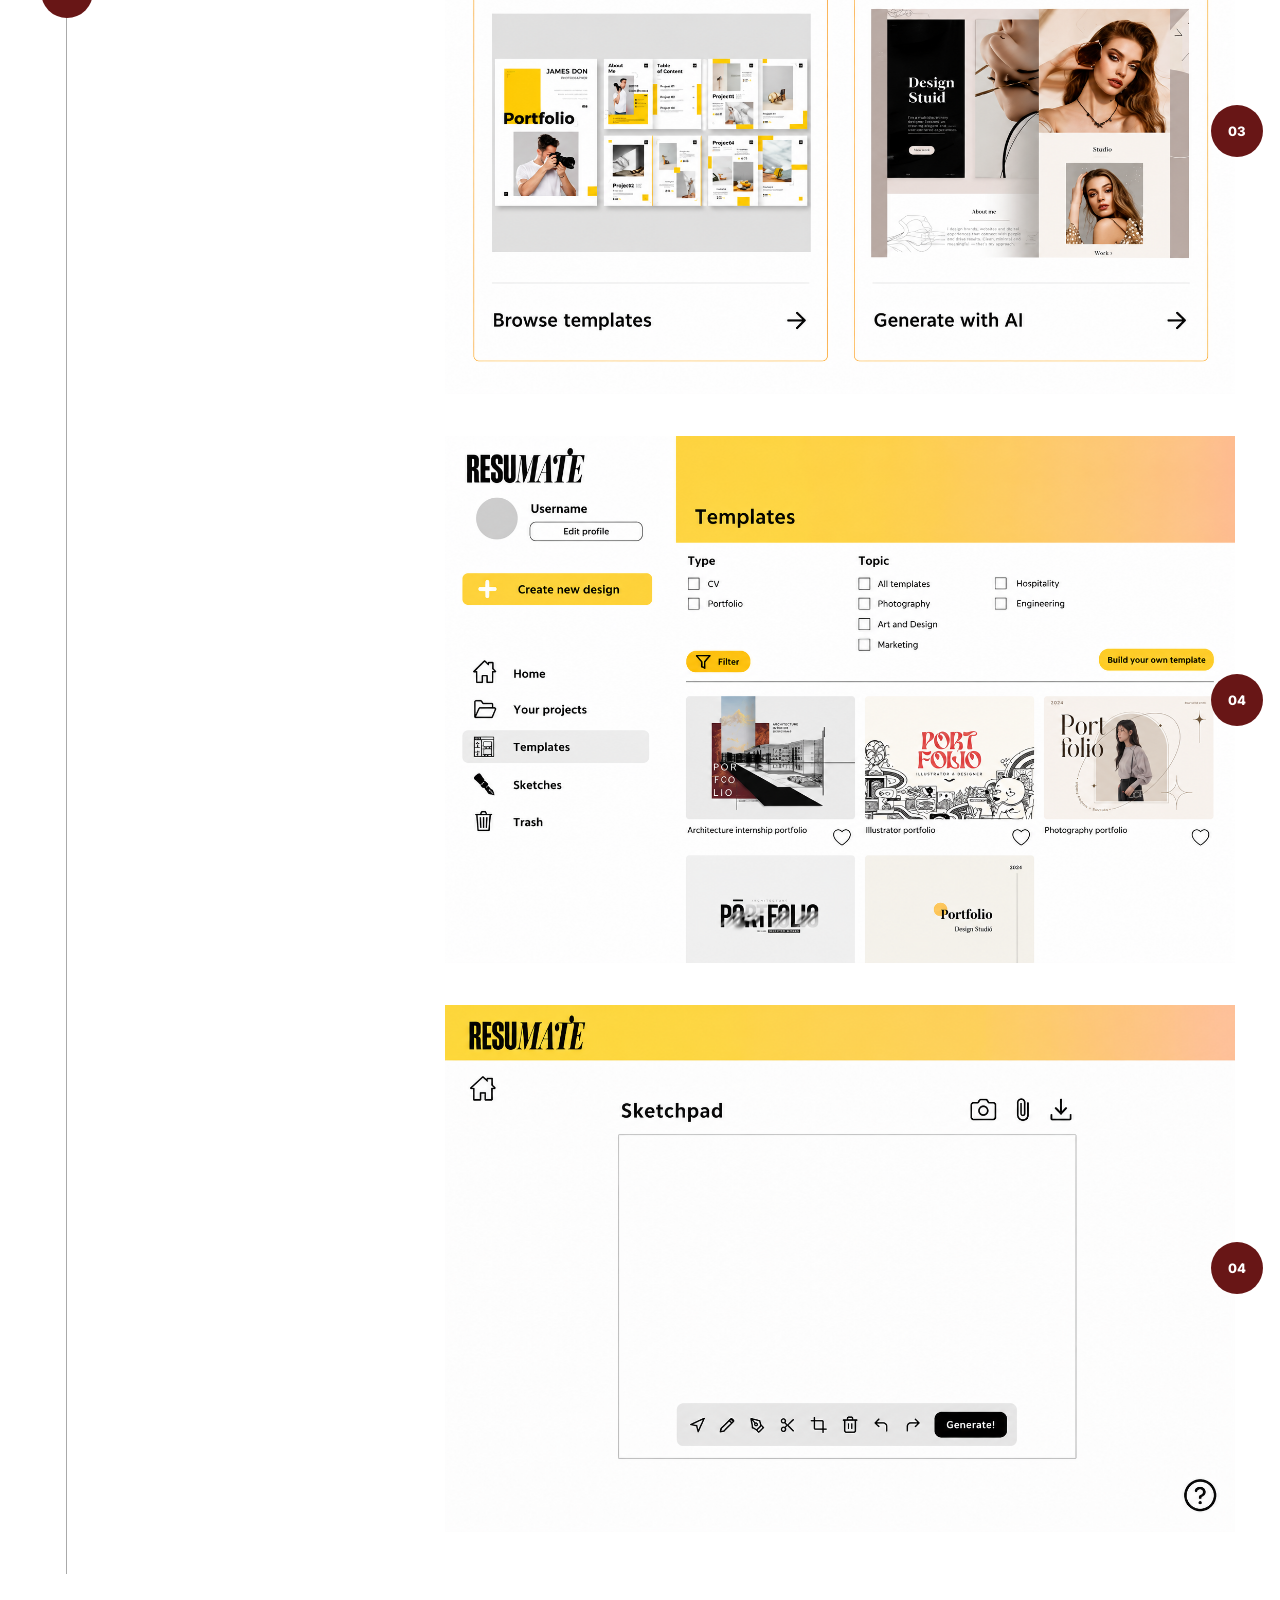
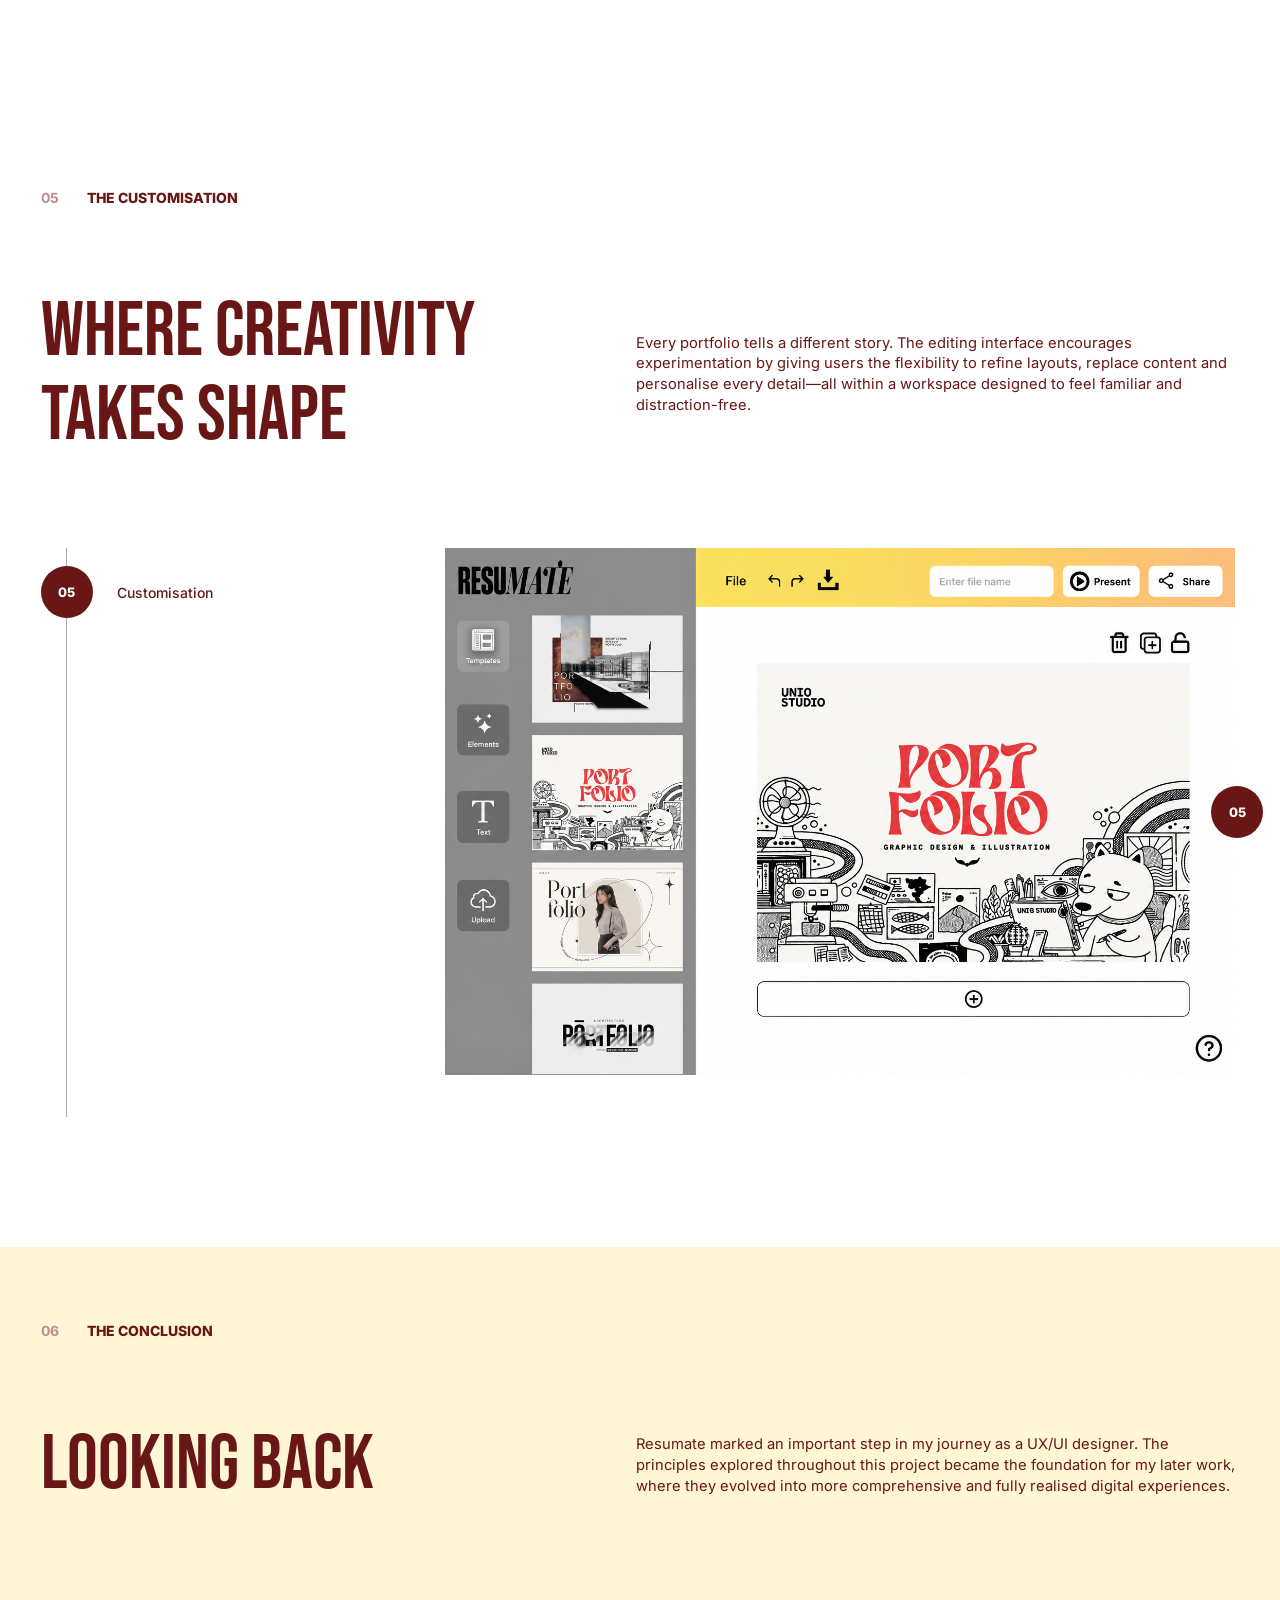
<file: resumate.html>
<!DOCTYPE html>
<html lang="en">
<head>
  <meta charset="UTF-8">
  <meta name="viewport" content="width=device-width, initial-scale=1.0">

  <title>Resumate | Jane's Portfolio</title>

  <link rel="preconnect" href="https://fonts.googleapis.com">
  <link rel="preconnect" href="https://fonts.gstatic.com" crossorigin>

  <link
    href="https://fonts.googleapis.com/css2?family=Bebas+Neue&family=Inter:wght@400;500;600;700&display=swap"
    rel="stylesheet"
  >

  <link rel="stylesheet" href="styles.css">
</head>

<body class="rm-page">

  <header class="rm-header">
    <a href="index.html" class="rm-logo">Jane's Portfolio</a>

    <nav class="rm-nav" aria-label="Main navigation">
      <a href="index.html">Home</a>
      <a href="works.html">Works</a>
      <a href="contact.html">Contact</a>
    </nav>
  </header>

  <main>

    <!-- HERO -->

    <section class="rm-hero">
      <a href="works.html?filters=all" class="rm-back">‹ Go Back</a>

      <div class="rm-hero-content">
        <p class="rm-year">2024</p>

        <h1>Resumate</h1>

        <p class="rm-tagline">A portfolio makes it real.</p>

        <dl class="rm-details">
          <div>
            <dt>Role</dt>
            <dd>UX/UI Designer</dd>
          </div>

          <div>
            <dt>Duration</dt>
            <dd>12 weeks</dd>
          </div>

          <div>
            <dt>Tools</dt>
            <dd>Figma</dd>
          </div>
        </dl>
      </div>

      <a href="#goal" class="rm-scroll">
        <span>↓</span>
        Scroll to explore
      </a>
    </section>

    <!-- GOAL -->

    <section class="rm-section rm-goal" id="goal">
      <div class="rm-section-label">
        <span>01</span>
        <strong>The Goal</strong>
      </div>

      <div class="rm-heading-grid">
        <h2>Simplifying the<br>process</h2>

        <p>
          Resumate was designed to simplify resume creation for students and
          job seekers by breaking a traditionally overwhelming process into a
          series of guided, approachable steps. The interface prioritises
          clarity, accessibility and ease of use to help users focus on their
          content rather than formatting.
        </p>
      </div>
    </section>

    <!-- FLOW -->

    <section class="rm-section rm-flow">
      <div class="rm-section-label">
        <span>02</span>
        <strong>The Flow</strong>
      </div>

      <div class="rm-heading-grid">
        <h2>Designing the<br>experience</h2>

        <p>
          The experience was designed around a linear workflow, guiding users
          from account creation through resume editing and export. Each screen
          was structured to minimise cognitive load while maintaining a clean
          and familiar interface.
        </p>
      </div>

      <div class="rm-timeline">
        <ol class="rm-timeline-list">
          <li><span>01</span>Sign Up / Log In</li>
        </ol>

        <div class="rm-image-stack rm-login-stack">
          <figure>
            <img
              src="assets/resumate/timeline_1.png"
              alt="Resumate login and portfolio interface"
              class="timeline-float-in"
            >
            <span class="rm-image-number">01</span>
          </figure>

          <figure>
            <img
              src="assets/resumate/timeline_2.png"
              alt="Resumate signup and portfolio interface"
              class="timeline-float-in"
            >
            <span class="rm-image-number">01</span>
          </figure>
        </div>
      </div>
    </section>

    <!-- ONBOARDING -->

    <section class="rm-section rm-onboarding">
      <div class="rm-section-label">
        <span>03</span>
        <strong>The Guide</strong>
      </div>

      <div class="rm-heading-grid">
        <h2>Beginning the<br>journey</h2>

        <p>
          Every journey begins with a first impression. Rather than presenting
          users with a blank workspace, Resumate introduces its key features
          through a calm and guided onboarding experience, helping users
          understand the platform before creating their first resume.
        </p>
      </div>

      <div class="rm-timeline">
        <ol class="rm-timeline-list">
          <li><span>02</span>Onboarding</li>
        </ol>

        <div class="rm-image-stack">
          <figure>
            <img
              src="assets/resumate/timeline_3.png"
              alt="Resumate onboarding experience"
              class="timeline-float-in"
            >
            <span class="rm-image-number">02</span>
          </figure>
        </div>
      </div>
    </section>

    <!-- CREATIVE CHOICE -->

    <section class="rm-section rm-choice">
      <div class="rm-section-label">
        <span>04</span>
        <strong>The Guide</strong>
      </div>

      <div class="rm-heading-grid">
        <h2>Designed around<br>choice</h2>

        <p>
          Creativity begins in different ways for different people. Rather than
          prescribing a single workflow, Resumate empowers users to choose the
          approach that best suits them, creating a flexible experience that
          supports both guided creation and complete creative freedom.
        </p>
      </div>

      <div class="rm-timeline">
        <ol class="rm-timeline-list">
          <li><span>03</span>Create New Project</li>
          <li><span>04</span>Templates / AI Generation</li>
        </ol>

        <div class="rm-image-stack">
          <figure>
            <img
              src="assets/resumate/timeline_4.png"
              alt="Resumate template and AI creation options"
              class="timeline-float-in"
            >
            <span class="rm-image-number">03</span>
          </figure>

          <figure>
            <img
              src="assets/resumate/timeline_5.png"
              alt="Resumate template library"
              class="timeline-float-in"
            >
            <span class="rm-image-number">04</span>
          </figure>

          <figure>
            <img
              src="assets/resumate/timeline_6.png"
              alt="Resumate sketchpad"
              class="timeline-float-in"
            >
            <span class="rm-image-number">04</span>
          </figure>
        </div>
      </div>
    </section>

    <!-- CUSTOMISATION -->

    <section class="rm-section rm-customisation">
      <div class="rm-section-label">
        <span>05</span>
        <strong>The Customisation</strong>
      </div>

      <div class="rm-heading-grid">
        <h2>Where creativity<br>takes shape</h2>

        <p>
          Every portfolio tells a different story. The editing interface
          encourages experimentation by giving users the flexibility to refine
          layouts, replace content and personalise every detail—all within a
          workspace designed to feel familiar and distraction-free.
        </p>
      </div>

      <div class="rm-timeline">
        <ol class="rm-timeline-list">
          <li><span>05</span>Customisation</li>
        </ol>

        <div class="rm-image-stack">
          <figure>
            <img
              src="assets/resumate/timeline_7.png"
              alt="Resumate portfolio customisation editor"
              class="timeline-float-in"
            >
            <span class="rm-image-number">05</span>
          </figure>
        </div>
      </div>
    </section>

    <!-- CONCLUSION -->

    <section class="rm-section rm-conclusion">
      <div class="rm-section-label">
        <span>06</span>
        <strong>The Conclusion</strong>
      </div>

      <div class="rm-heading-grid">
        <h2>Looking back</h2>

        <p>
          Resumate marked an important step in my journey as a UX/UI designer.
          The principles explored throughout this project became the foundation
          for my later work, where they evolved into more comprehensive and
          fully realised digital experiences.
        </p>
      </div>
    </section>

  </main>
  <script src="script.js"></script>

</body>
</html>
</file>
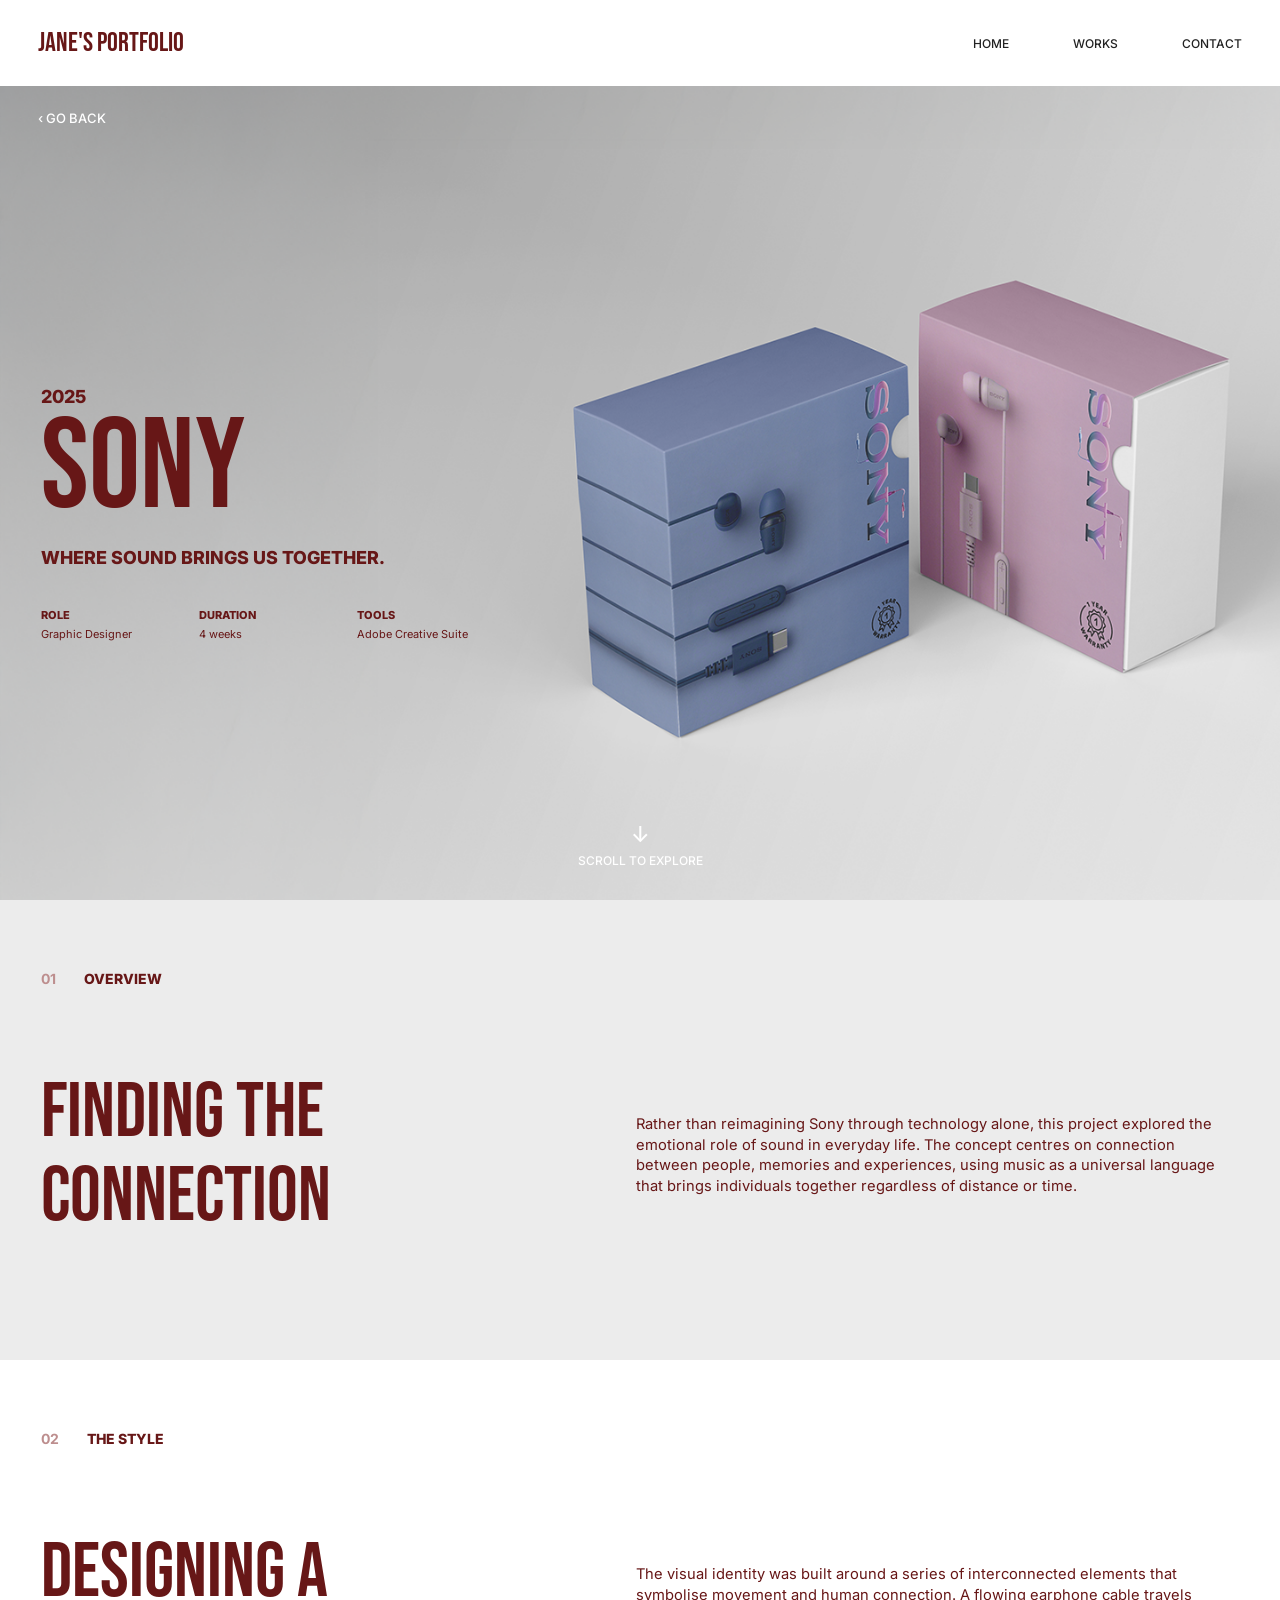
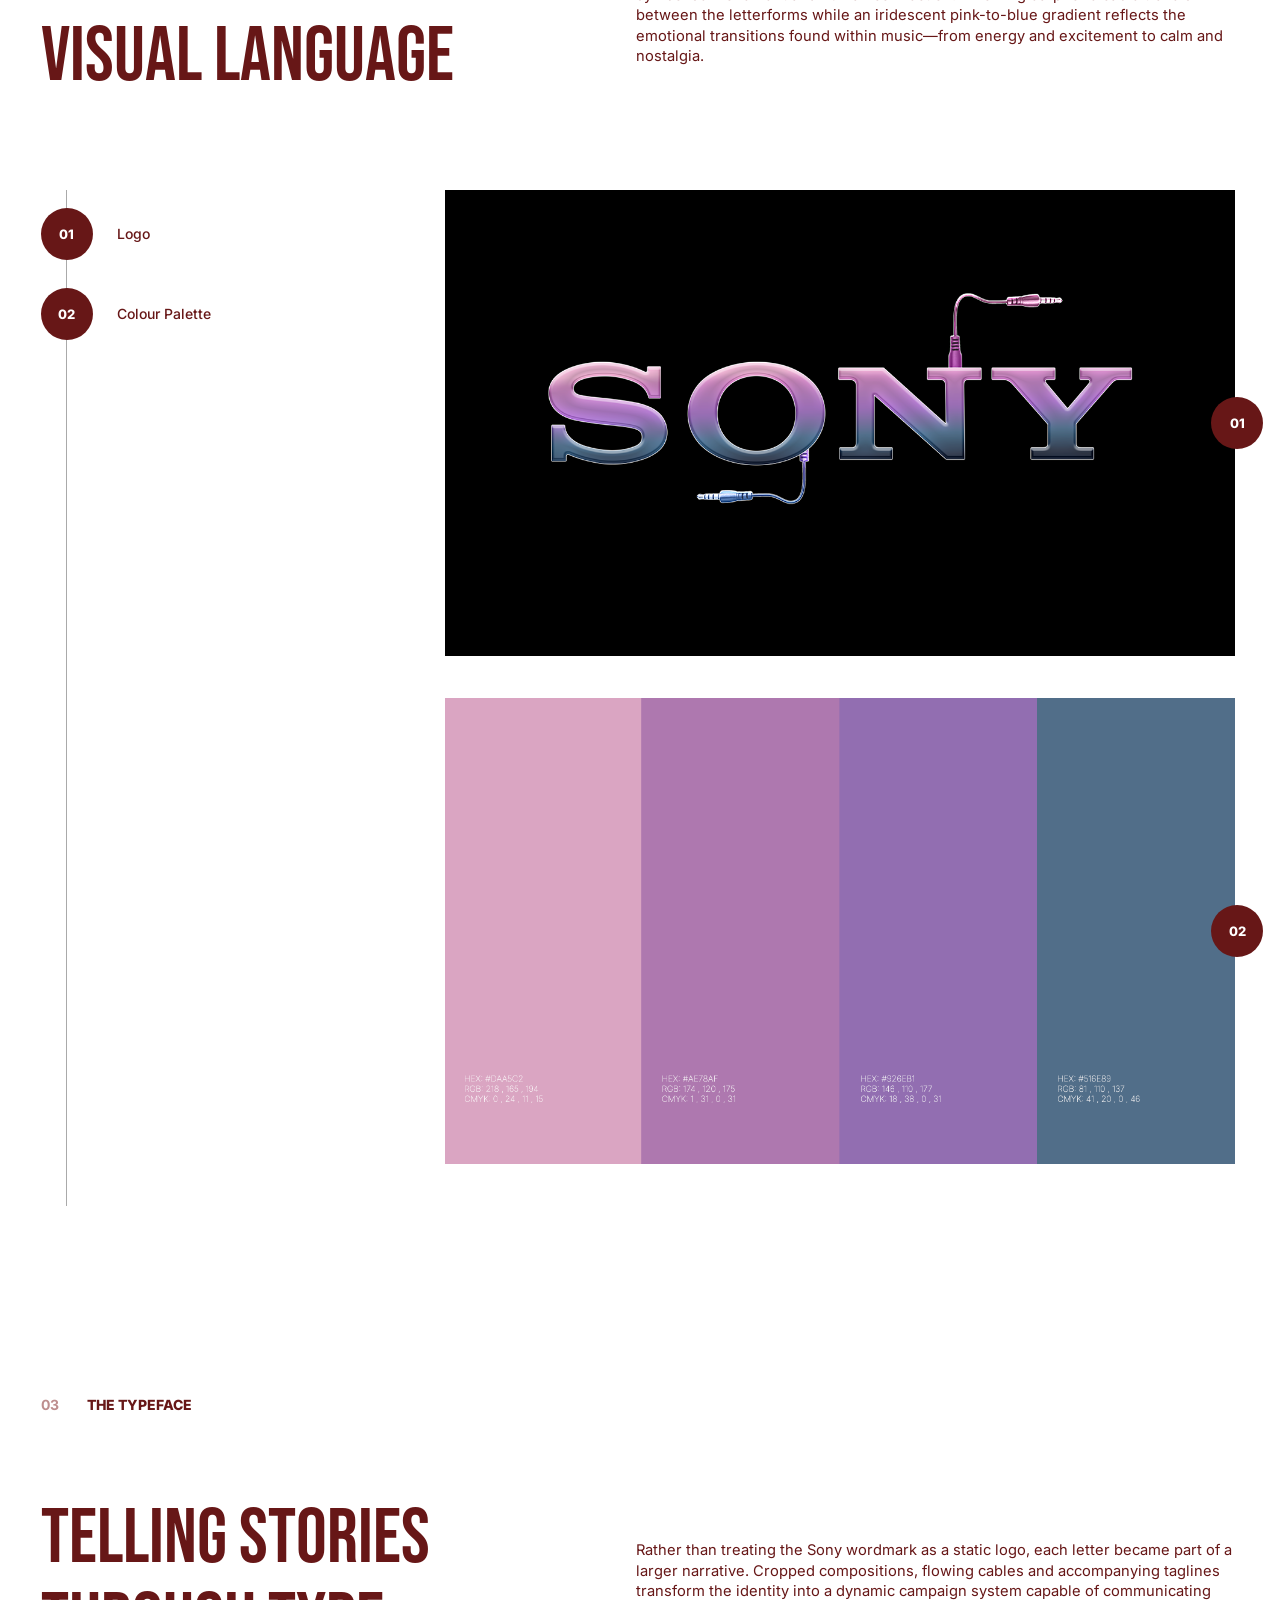
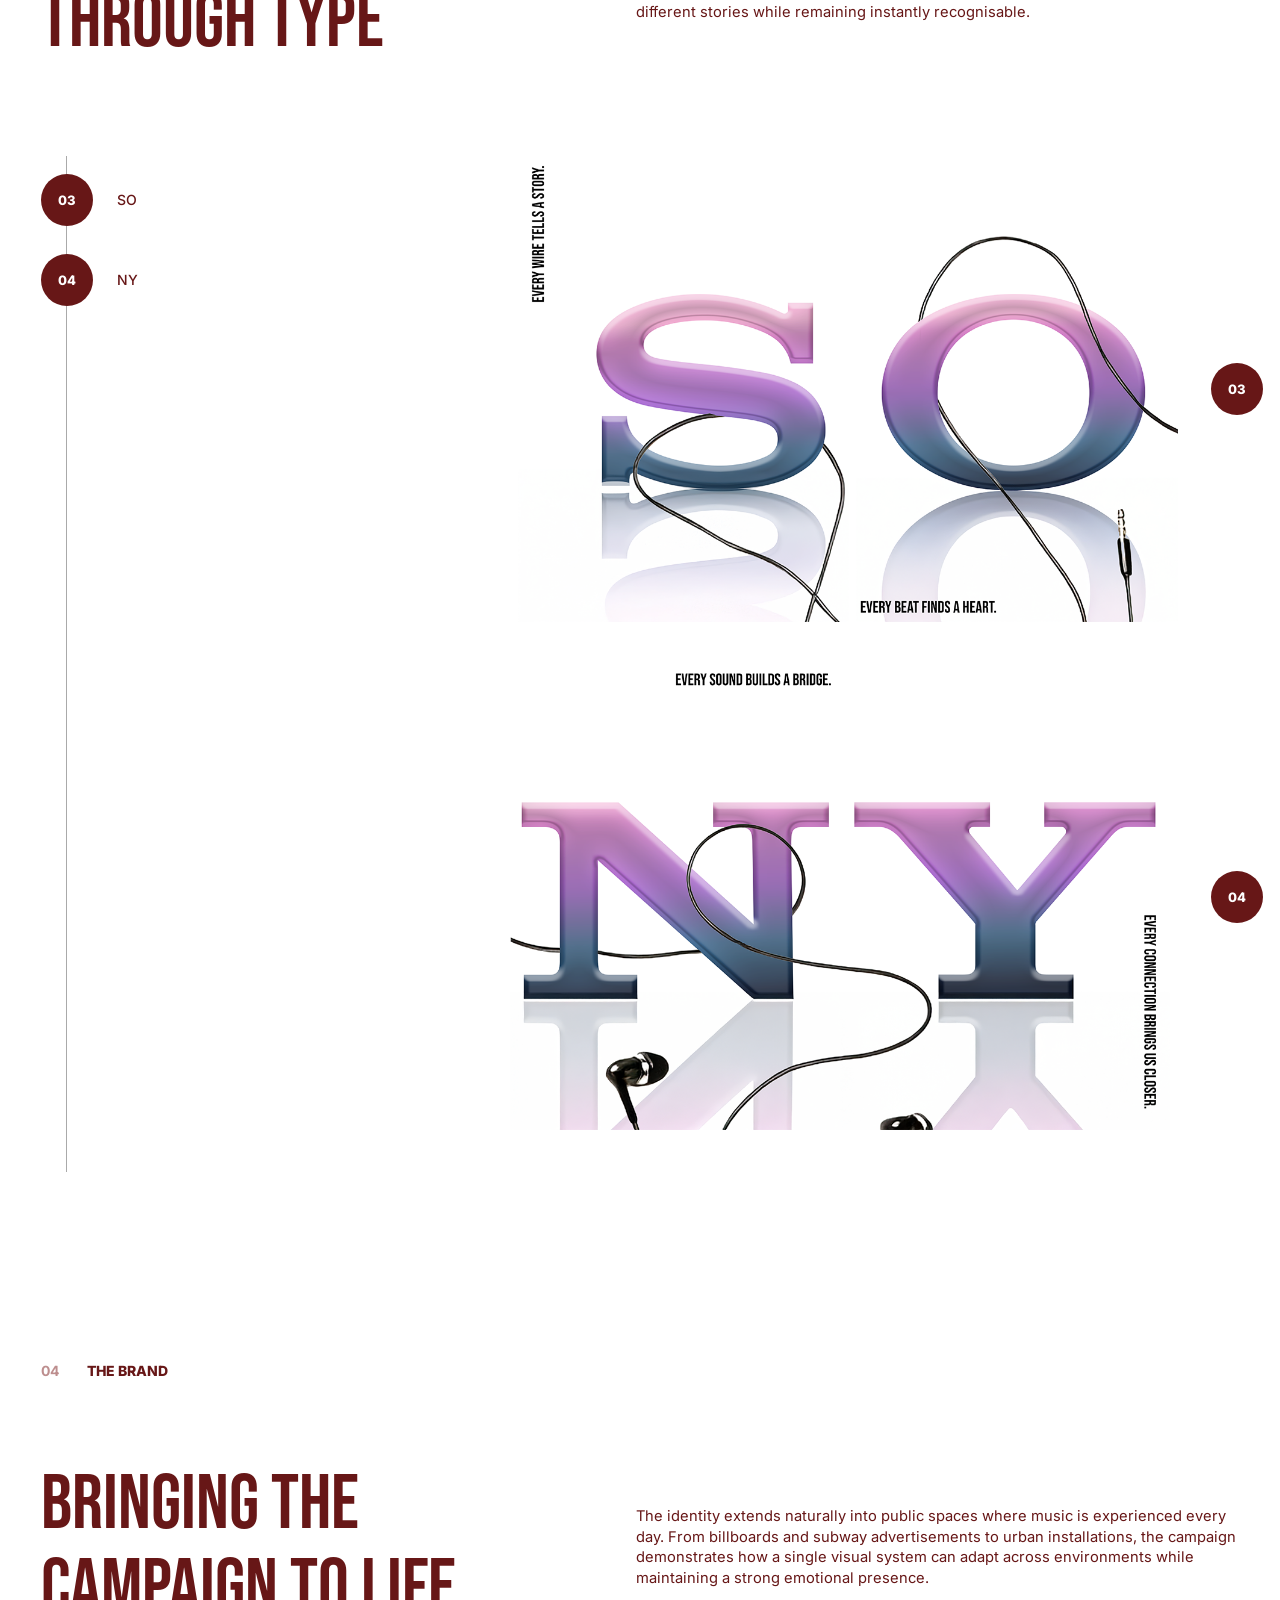
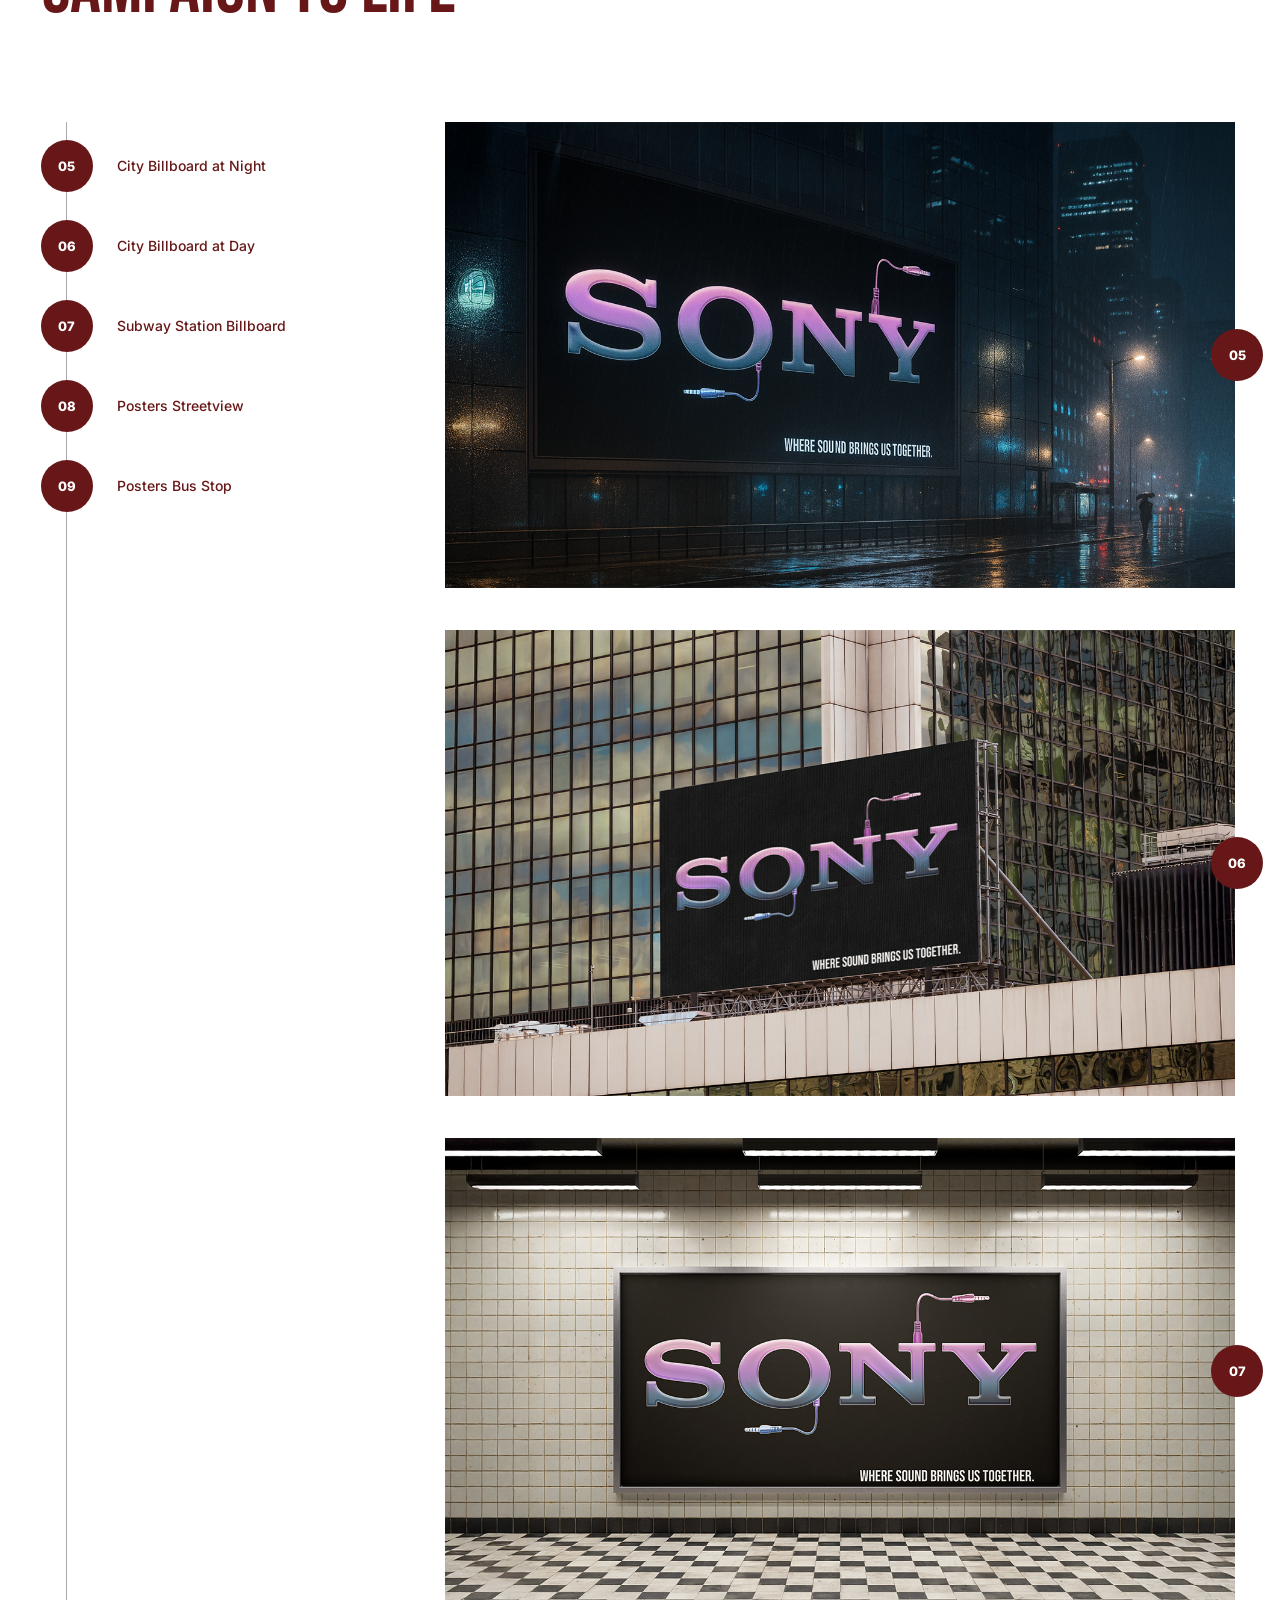
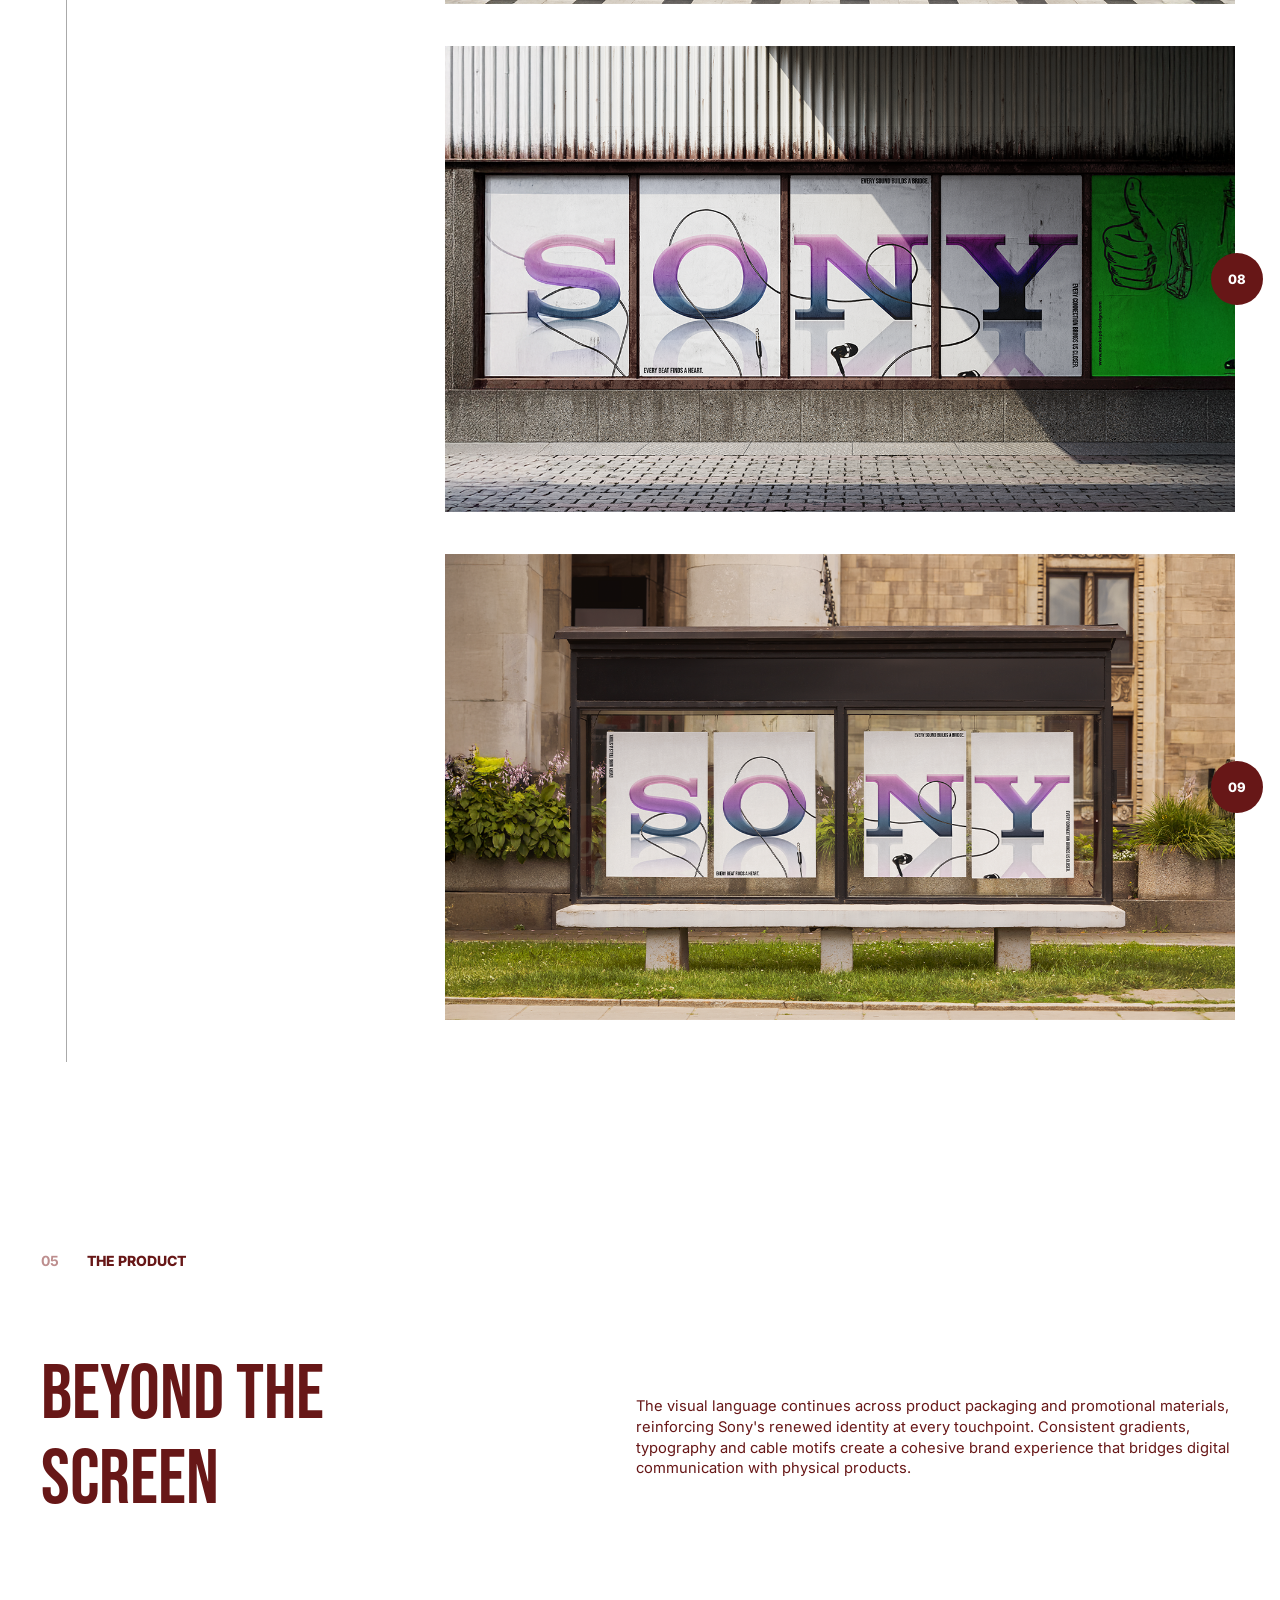
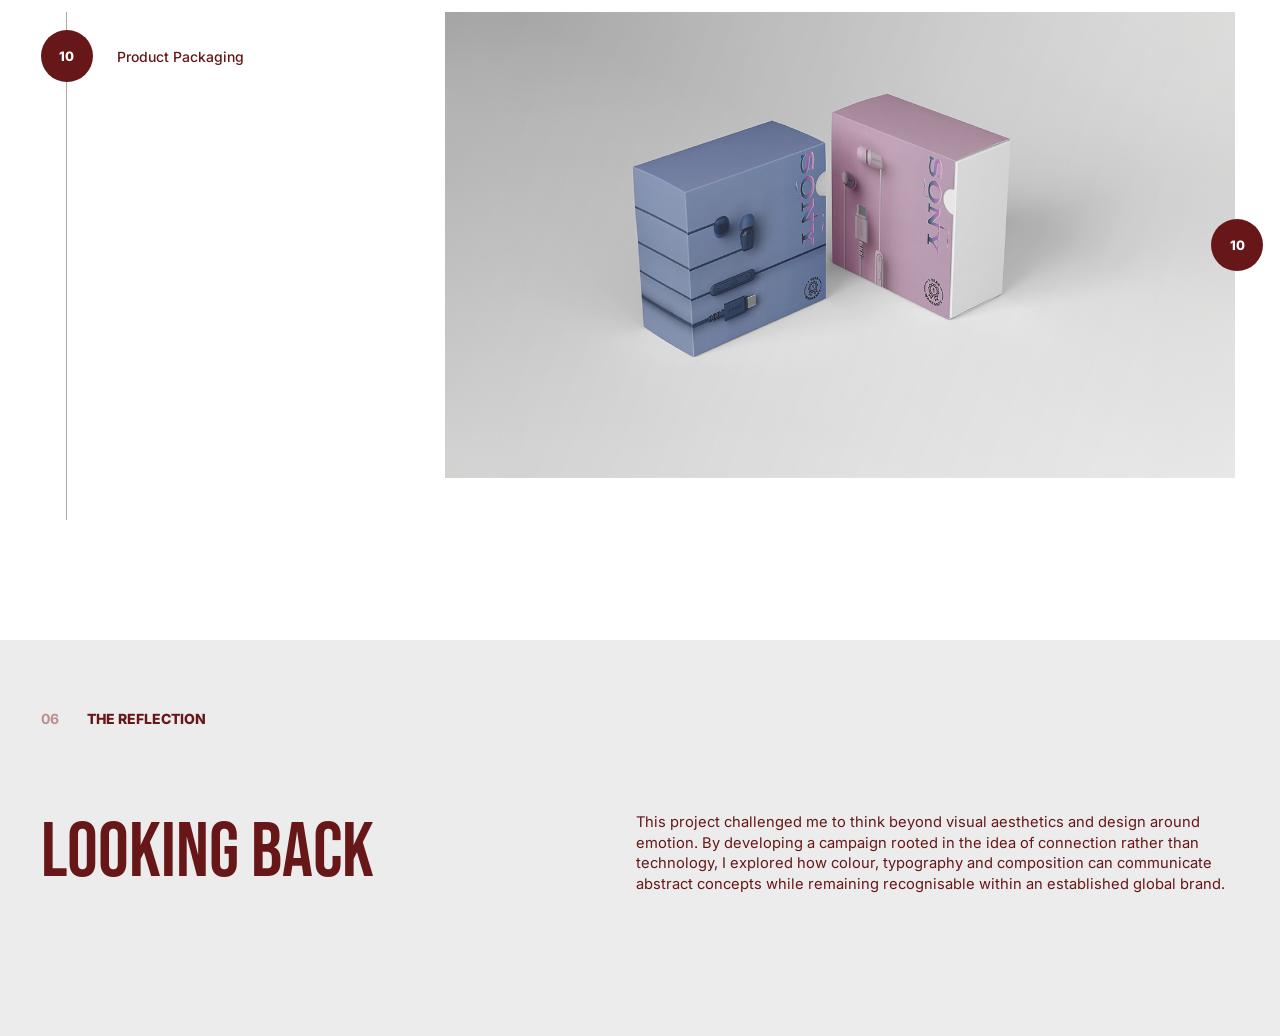
<file: sony.html>
<!DOCTYPE html>
<html lang="en">
<head>
  <meta charset="UTF-8">
  <meta name="viewport" content="width=device-width, initial-scale=1.0">

  <title>Sony | Jane's Portfolio</title>

  <link rel="preconnect" href="https://fonts.googleapis.com">
  <link rel="preconnect" href="https://fonts.gstatic.com" crossorigin>

  <link
    href="https://fonts.googleapis.com/css2?family=Bebas+Neue&family=Inter:wght@400;500;600;700&display=swap"
    rel="stylesheet"
  >

  <link rel="stylesheet" href="styles.css">
</head>

<body class="sy-page">

  <header class="sy-header">
    <a href="index.html" class="sy-logo">Jane's Portfolio</a>

    <nav class="sy-nav" aria-label="Main navigation">
      <a href="index.html">Home</a>
      <a href="works.html?filters=all">Works</a>
      <a href="contact.html">Contact</a>
    </nav>
  </header>

  <main>

    <!-- HERO -->

    <section class="sy-hero">
      <a href="works.html?filters=all" class="sy-back">‹ Go Back</a>

      <div class="sy-hero-content">
        <p class="sy-year">2025</p>

        <h1>Sony</h1>

        <p class="sy-tagline">Where sound brings us together.</p>

        <dl class="sy-details">
          <div>
            <dt>Role</dt>
            <dd>Graphic Designer</dd>
          </div>

          <div>
            <dt>Duration</dt>
            <dd>4 weeks</dd>
          </div>

          <div>
            <dt>Tools</dt>
            <dd>Adobe Creative Suite</dd>
          </div>
        </dl>
      </div>

      <a href="#overview" class="sy-scroll">
        <span>↓</span>
        Scroll to explore
      </a>
    </section>

    <!-- OVERVIEW -->

    <section class="sy-section sy-overview" id="overview">
      <div class="sy-section-label">
        <span>01</span>
        <strong>Overview</strong>
      </div>

      <div class="sy-heading-grid">
        <h2>Finding the<br>connection</h2>

        <p>
          Rather than reimagining Sony through technology alone, this project
          explored the emotional role of sound in everyday life. The concept
          centres on connection between people, memories and experiences,
          using music as a universal language that brings individuals together
          regardless of distance or time.
        </p>
      </div>
    </section>

    <!-- VISUAL LANGUAGE -->

    <section class="sy-section sy-style">
      <div class="sy-section-label">
        <span>02</span>
        <strong>The Style</strong>
      </div>

      <div class="sy-heading-grid">
        <h2>Designing a<br>visual language</h2>

        <p>
          The visual identity was built around a series of interconnected
          elements that symbolise movement and human connection. A flowing
          earphone cable travels between the letterforms while an iridescent
          pink-to-blue gradient reflects the emotional transitions found
          within music—from energy and excitement to calm and nostalgia.
        </p>
      </div>

      <div class="sy-timeline">
        <ol class="sy-timeline-list">
          <li><span>01</span>Logo</li>
          <li><span>02</span>Colour Palette</li>
        </ol>

        <div class="sy-image-stack">
          <figure>
            <img src="assets/sony/timeline_1.png" alt="Sony campaign logo" class="timeline-float-in">
            <span class="sy-image-number">01</span>
          </figure>

          <figure>
            <img src="assets/sony/timeline_2.png" alt="Sony campaign colour palette" class="timeline-float-in">
            <span class="sy-image-number">02</span>
          </figure>
        </div>
      </div>
    </section>

    <!-- TYPEFACE -->

    <section class="sy-section sy-typeface">
      <div class="sy-section-label">
        <span>03</span>
        <strong>The Typeface</strong>
      </div>

      <div class="sy-heading-grid">
        <h2>Telling stories<br>through type</h2>

        <p>
          Rather than treating the Sony wordmark as a static logo, each letter
          became part of a larger narrative. Cropped compositions, flowing
          cables and accompanying taglines transform the identity into a
          dynamic campaign system capable of communicating different stories
          while remaining instantly recognisable.
        </p>
      </div>

      <div class="sy-timeline">
        <ol class="sy-timeline-list">
          <li><span>03</span>SO</li>
          <li><span>04</span>NY</li>
        </ol>

        <div class="sy-image-stack">
          <figure>
            <img src="assets/sony/timeline_3.png" alt="Sony SO typographic poster" class="timeline-float-in">
            <span class="sy-image-number">03</span>
          </figure>

          <figure>
            <img src="assets/sony/timeline_4.png" alt="Sony NY typographic poster" class="timeline-float-in">
            <span class="sy-image-number">04</span>
          </figure>
        </div>
      </div>
    </section>

    <!-- CAMPAIGN -->

    <section class="sy-section sy-campaign">
      <div class="sy-section-label">
        <span>04</span>
        <strong>The Brand</strong>
      </div>

      <div class="sy-heading-grid">
        <h2>Bringing the<br>campaign to life</h2>

        <p>
          The identity extends naturally into public spaces where music is
          experienced every day. From billboards and subway advertisements to
          urban installations, the campaign demonstrates how a single visual
          system can adapt across environments while maintaining a strong
          emotional presence.
        </p>
      </div>

      <div class="sy-timeline">
        <ol class="sy-timeline-list sy-campaign-list">
          <li><span>05</span>City Billboard at Night</li>
          <li><span>06</span>City Billboard at Day</li>
          <li><span>07</span>Subway Station Billboard</li>
          <li><span>08</span>Posters Streetview</li>
          <li><span>09</span>Posters Bus Stop</li>
        </ol>

        <div class="sy-image-stack">
          <figure>
            <img src="assets/sony/timeline_5.png" alt="Sony night billboard" class="timeline-float-in">
            <span class="sy-image-number">05</span>
          </figure>

          <figure>
            <img src="assets/sony/timeline_6.png" alt="Sony daytime billboard" class="timeline-float-in">
            <span class="sy-image-number">06</span>
          </figure>

          <figure>
            <img src="assets/sony/timeline_7.png" alt="Sony subway billboard" class="timeline-float-in">
            <span class="sy-image-number">07</span>
          </figure>

          <figure>
            <img src="assets/sony/timeline_8.png" alt="Sony street posters" class="timeline-float-in">
            <span class="sy-image-number">08</span>
          </figure>

          <figure>
            <img src="assets/sony/timeline_9.png" alt="Sony bus stop posters" class="timeline-float-in">
            <span class="sy-image-number">09</span>
          </figure>
        </div>
      </div>
    </section>

    <!-- PRODUCT -->

    <section class="sy-section sy-product">
      <div class="sy-section-label">
        <span>05</span>
        <strong>The Product</strong>
      </div>

      <div class="sy-heading-grid">
        <h2>Beyond the<br>screen</h2>

        <p>
          The visual language continues across product packaging and
          promotional materials, reinforcing Sony's renewed identity at every
          touchpoint. Consistent gradients, typography and cable motifs create
          a cohesive brand experience that bridges digital communication with
          physical products.
        </p>
      </div>

      <div class="sy-timeline">
        <ol class="sy-timeline-list">
          <li><span>10</span>Product Packaging</li>
        </ol>

        <div class="sy-image-stack">
          <figure>
            <img src="assets/sony/timeline_10.png" alt="Sony earphone packaging" class="timeline-float-in">
            <span class="sy-image-number">10</span>
          </figure>
        </div>
      </div>
    </section>

    <!-- REFLECTION -->

    <section class="sy-section sy-reflection">
      <div class="sy-section-label">
        <span>06</span>
        <strong>The Reflection</strong>
      </div>

      <div class="sy-heading-grid">
        <h2>Looking back</h2>

        <p>
          This project challenged me to think beyond visual aesthetics and
          design around emotion. By developing a campaign rooted in the idea of
          connection rather than technology, I explored how colour, typography
          and composition can communicate abstract concepts while remaining
          recognisable within an established global brand.
        </p>
      </div>
    </section>

  </main>
  <script src="script.js"></script>

</body>
</html>
</file>
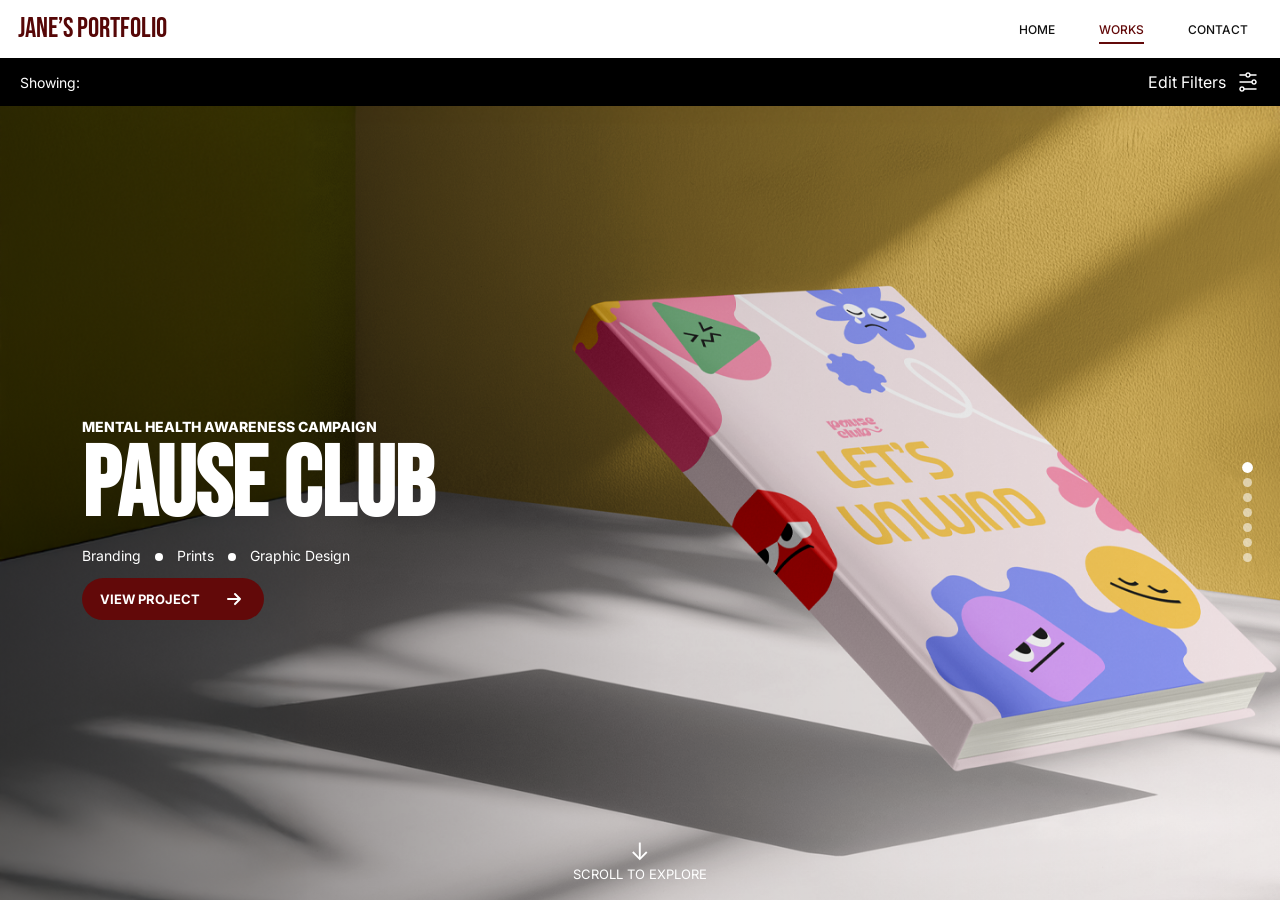
<file: works.html>
<!DOCTYPE html>
<html lang="en">
<head>
  <meta charset="UTF-8" />
  <meta name="viewport" content="width=device-width, initial-scale=1.0" />
  <title>Works | Jane's Portfolio</title>

  <link rel="preconnect" href="https://fonts.googleapis.com">
  <link rel="preconnect" href="https://fonts.gstatic.com" crossorigin>
  <link href="https://fonts.googleapis.com/css2?family=Bebas+Neue&family=Inter:wght@400;500;600;700;800&display=swap" rel="stylesheet">

  <link rel="stylesheet" href="styles.css" />
</head>
<body class="works-body">
  <header class="works-header">
    <a href="index.html" class="works-logo">Jane’s Portfolio</a>

    <nav class="works-nav">
      <a href="index.html">Home</a>
      <a href="works.html" class="active">Works</a>
      <a href="contact.html">Contact</a>
    </nav>
  </header>

    <main class="works-page">
        <section class="filter-bar">
        <span class="showing-label">Showing:</span>

        <div class="active-filters" id="activeFilters">
            <button type="button">Branding <span>×</span></button>
            <button type="button">Graphic Design <span>×</span></button>
            <button type="button">Prints <span>×</span></button>
        </div>

            <button type="button" class="edit-filters" id="editFiltersButton">
                Edit Filters
                <img src="assets/filters-2-svgrepo-com.svg" alt="">
            </button>
        </section>

        <section class="works-stack" id="worksStack">
            
            <!--Filter Menu-->
            <div class="filter-menu" id="filterMenu">
                <div class="filter-menu-inner">
                    <button type="button" class="filter-menu-close" id="closeFilterMenu">×</button>

                    <h2>Edit Your Filters</h2>

                    <div class="filter-options" id="filterOptions">
                    <button type="button" data-filter="Visual Design">Visual Design <span>×</span></button>
                    <button type="button" data-filter="Prints">Prints <span>✓</span></button>
                    <button type="button" data-filter="Animation">Animation <span>×</span></button>
                    <button type="button" data-filter="UI/UX">UI/UX <span>×</span></button>
                    <button type="button" data-filter="Video Editing">Video Editing <span>×</span></button>
                    <button type="button" data-filter="Branding">Branding <span>✓</span></button>
                    <button type="button" data-filter="Figma">Figma <span>×</span></button>
                    <button type="button" data-filter="Front-End Development">Front-End Development <span>×</span></button>
                    <button type="button" data-filter="Graphic Design">Graphic Design <span>✓</span></button>
                    </div>

                    <button type="button" class="apply-filters-button" id="applyFiltersButton">
                    Apply Filters
                    </button>
                </div>
            </div>

            <!--Work Stack-->
            <article class="work-card featured-work">
                <img src="assets/pause club_thumbnail.png" alt="Pause Club campaign thumbnail" class="work-image" />
                <div class="work-overlay"></div>

                <div class="work-content">
                <p class="work-kicker">Mental Health Awareness Campaign</p>
                <h1>Pause Club</h1>

                <div class="work-tags">
                    <span>Branding</span>
                    <span>Prints</span>
                    <span>Graphic Design</span>
                </div>

                <a href="pause club.html" class="view-project-button">
                    View Project
                    <img src="assets/arrow-sm-right-svgrepo-com.svg" alt="" />
                </a>
                </div>

                <div class="work-dots" aria-hidden="true"></div>

                <div class="scroll-hint">
                <span>↓</span>
                Scroll to explore
                </div>
            </article>

            <article class="work-card featured-work">
                <img src="assets/evopia_thumbnail.png" alt="Evopia campaign thumbnail" class="work-image" />
                <div class="work-overlay"></div>

                <div class="work-content">
                <p class="work-kicker">Bedding Website</p>
                <h1>Evopia</h1>

                <div class="work-tags">
                    <span>UI/UX</span>
                    <span>Front-End Development</span>
                </div>

                <a href="evopia.html" class="view-project-button">
                    View Project
                    <img src="assets/arrow-sm-right-svgrepo-com.svg" alt="" />
                </a>
                </div>

                <div class="work-dots" aria-hidden="true"></div>

                <div class="scroll-hint">
                <span>↓</span>
                Scroll to explore
                </div>
            </article>

            <article class="work-card featured-work">
                <img src="assets/resumate_thumnail.png" alt="Resumate thumbnail" class="work-image" />
                <div class="work-overlay"></div>

                <div class="work-content">
                <p class="work-kicker">Portfolio Website</p>
                <h1>Resumate</h1>

                <div class="work-tags">
                    <span>UI/UX</span>
                    <span>Figma</span>
                </div>

                <a href="resumate.html" class="view-project-button">
                    View Project
                    <img src="assets/arrow-sm-right-svgrepo-com.svg" alt="" />
                </a>
                </div>

                <div class="work-dots" aria-hidden="true"></div>

                <div class="scroll-hint">
                <span>↓</span>
                Scroll to explore
                </div>
            </article>

            <article class="work-card">
                <img src="assets/nanyang express_thumbnail.png" alt="Nanyang Express project thumbnail" class="work-image" />
                <div class="work-overlay"></div>

                <div class="work-content">
                <p class="work-kicker">Local Cafe Rebranding</p>
                <h1>Nanyang Express</h1>

                <div class="work-tags">
                    <span>Branding</span>
                    <span>Prints</span>
                    <span>Graphic Design</span>
                </div>

                <a href="nanyang.html" class="view-project-button">
                    View Project
                    <img src="assets/arrow-sm-right-svgrepo-com.svg" alt="" />
                </a>
                </div>

                <div class="work-dots" aria-hidden="true"></div>

                <div class="scroll-hint">
                <span>↓</span>
                Scroll to explore
                </div>
            </article>

            <article class="work-card">
                <img src="assets/sony_thumbnail.png" alt="Sony project thumbnail" class="work-image" />
                <div class="work-overlay"></div>

                <div class="work-content">
                <p class="work-kicker">Visual Campaign</p>
                <h1>Sony</h1>

                <div class="work-tags">
                    <span>Visual Design</span>
                    <span>Branding</span>
                    <span>Graphic Design</span>
                </div>

                <a href="sony.html" class="view-project-button">
                    View Project
                    <img src="assets/arrow-sm-right-svgrepo-com.svg" alt="" />
                </a>
                </div>

                <div class="work-dots" aria-hidden="true"></div>

                <div class="scroll-hint">
                <span>↓</span>
                Scroll to explore
                </div>
            </article>

            <article class="work-card">
                <img src="assets/joey yap_thumbnail.png" alt="Joey Yap project thumbnail" class="work-image" />
                <div class="work-overlay"></div>

                <div class="work-content">
                <p class="work-kicker">Festival</p>
                <h1>Joey Yap's Astrology Event</h1>

                <div class="work-tags">
                    <span>Visual Design</span>
                    <span>Prints</span>
                    <span>Graphic Design</span>
                </div>

                <a href="joey yap.html" class="view-project-button">
                    View Project
                    <img src="assets/arrow-sm-right-svgrepo-com.svg" alt="" />
                </a>
                </div>

                <div class="work-dots" aria-hidden="true"></div>

                <div class="scroll-hint">
                <span>↓</span>
                Scroll to explore
                </div>
            </article>

            <article class="work-card">
                <img src="assets/yellow summer_thumbnail.png" alt="Yellow Summer project thumbnail" class="work-image" />
                <div class="work-overlay"></div>

                <div class="work-content">
                <p class="work-kicker">Animation</p>
                <h1>Yellow Summer</h1>

                <div class="work-tags">
                    <span>Animation</span>
                    <span>Video Editing</span>
                    <span>Graphic Design</span>
                </div>

                <a href="yellow summer.html" class="view-project-button">
                    View Project
                    <img src="assets/arrow-sm-right-svgrepo-com.svg" alt="" />
                </a>
                </div>

                <div class="work-dots" aria-hidden="true"></div>
                </div>
            </article>
        </section>
    </main>

  <script src="script.js"></script>
</body>
</html>
</file>
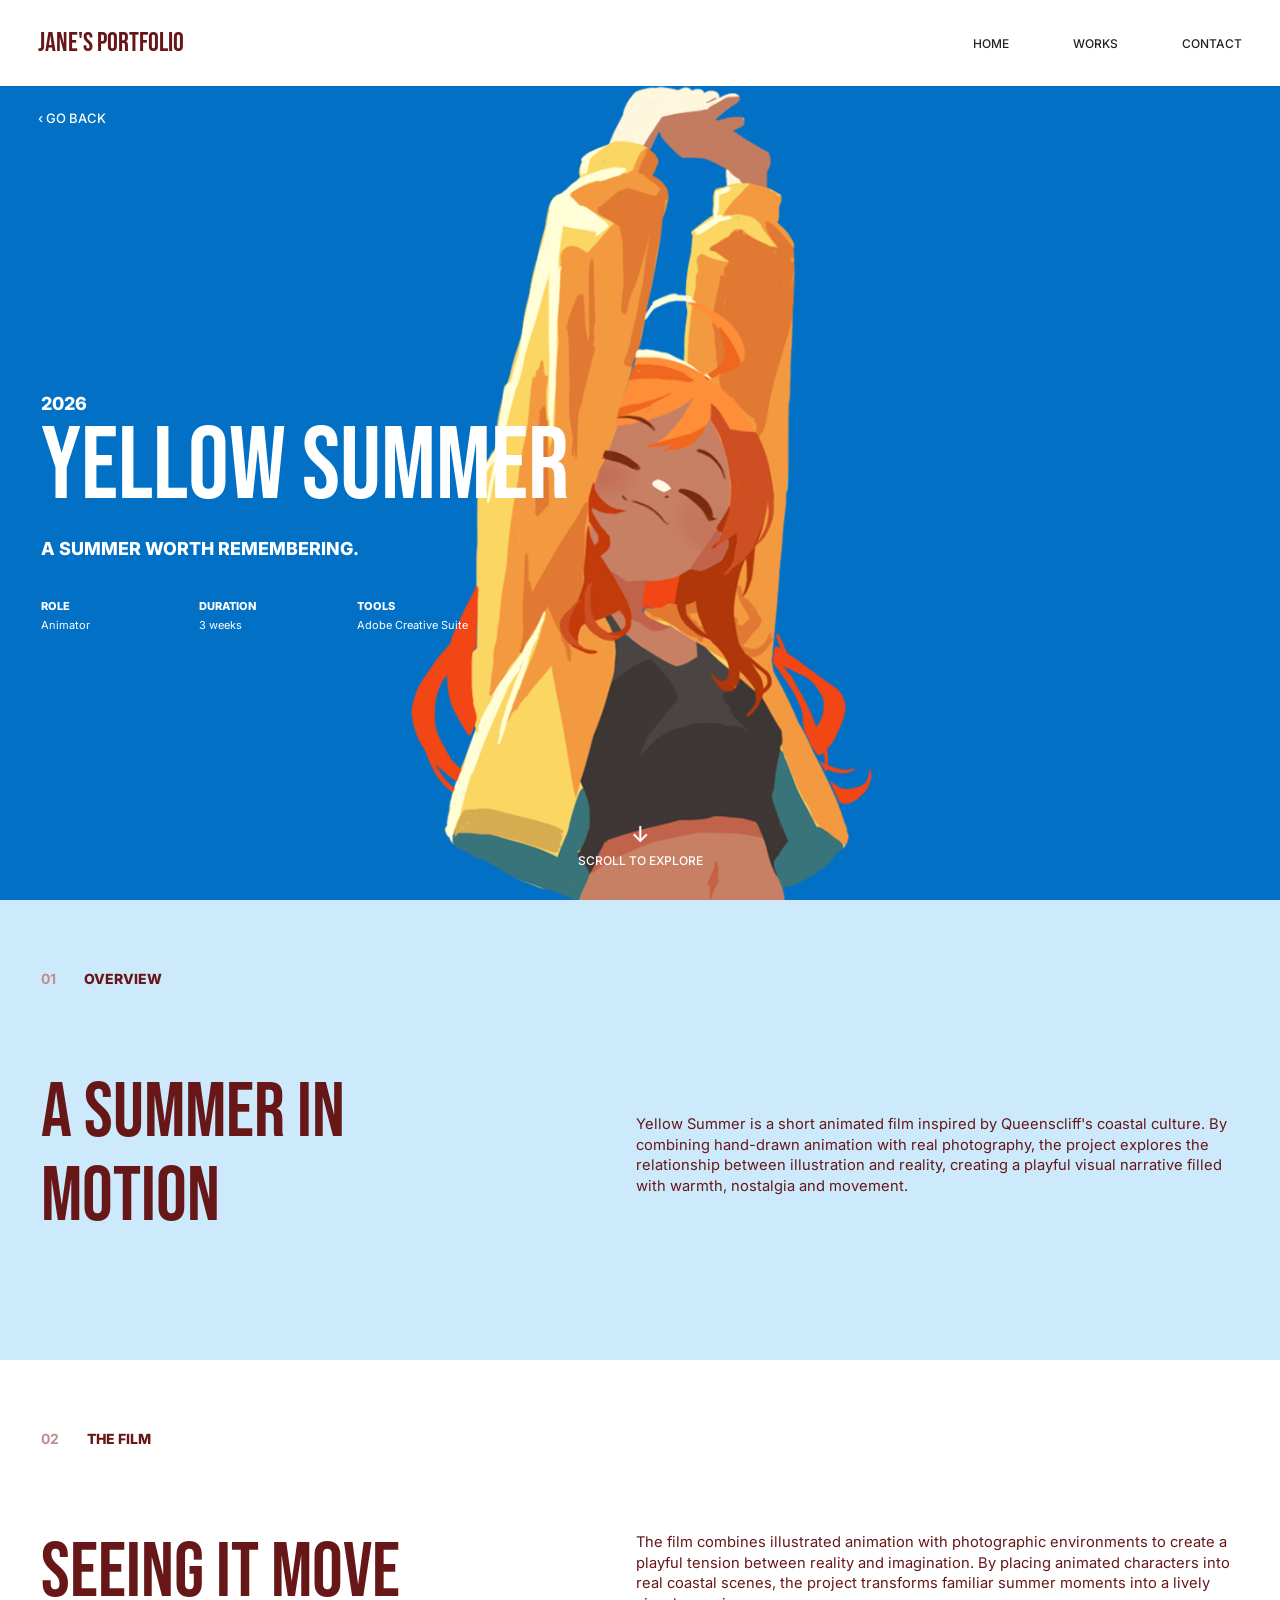
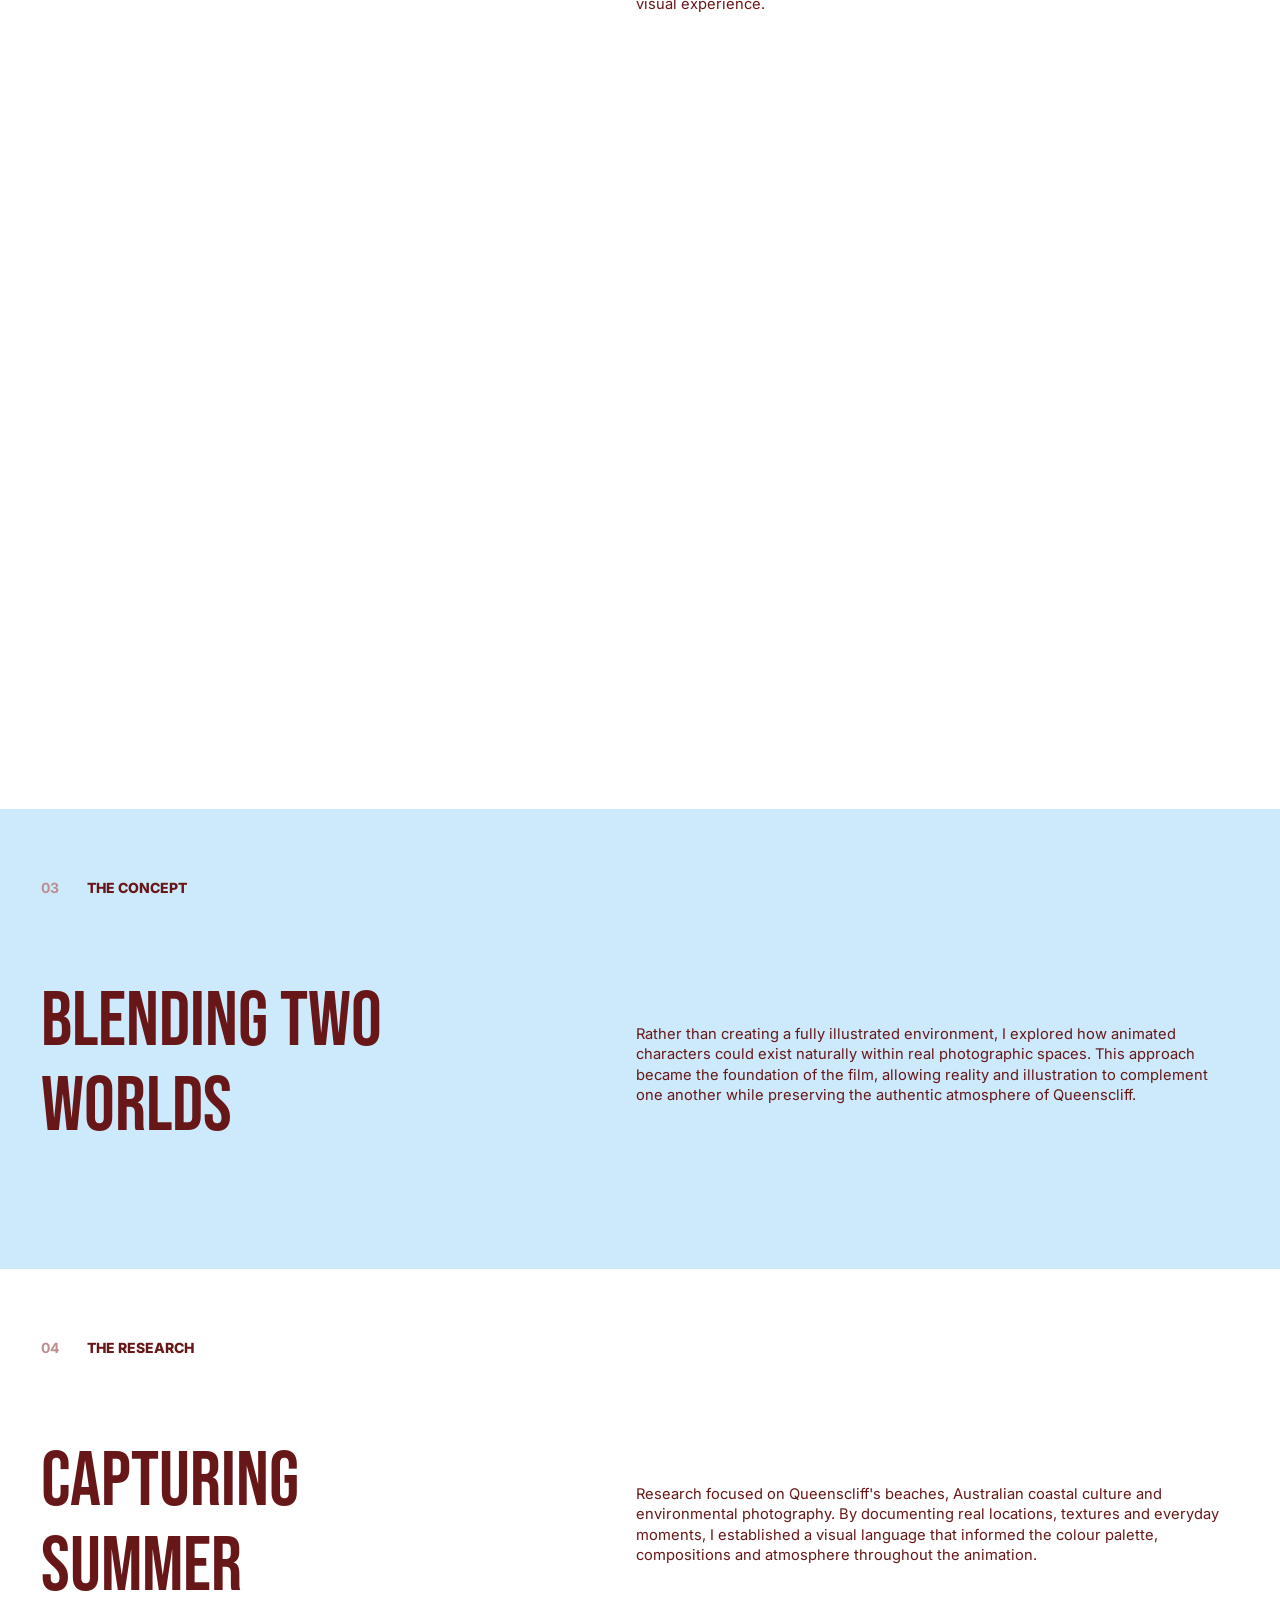
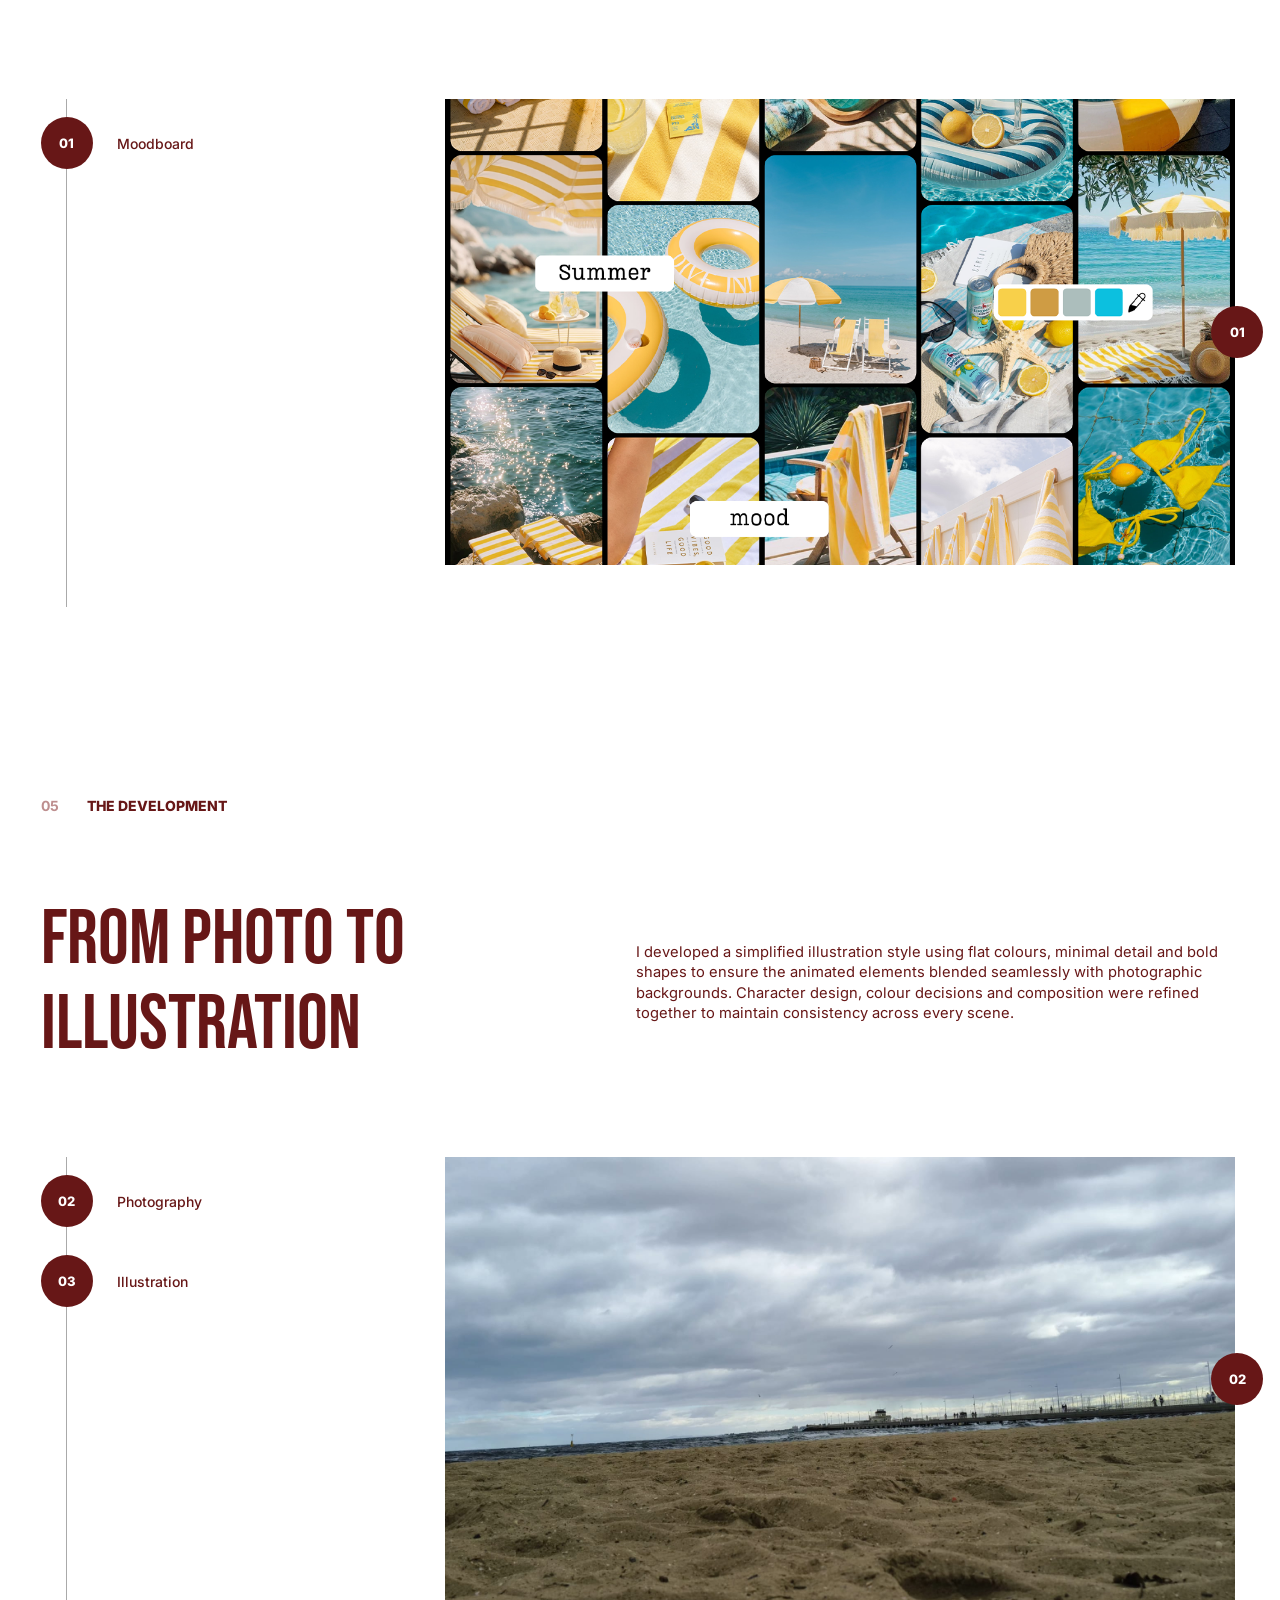
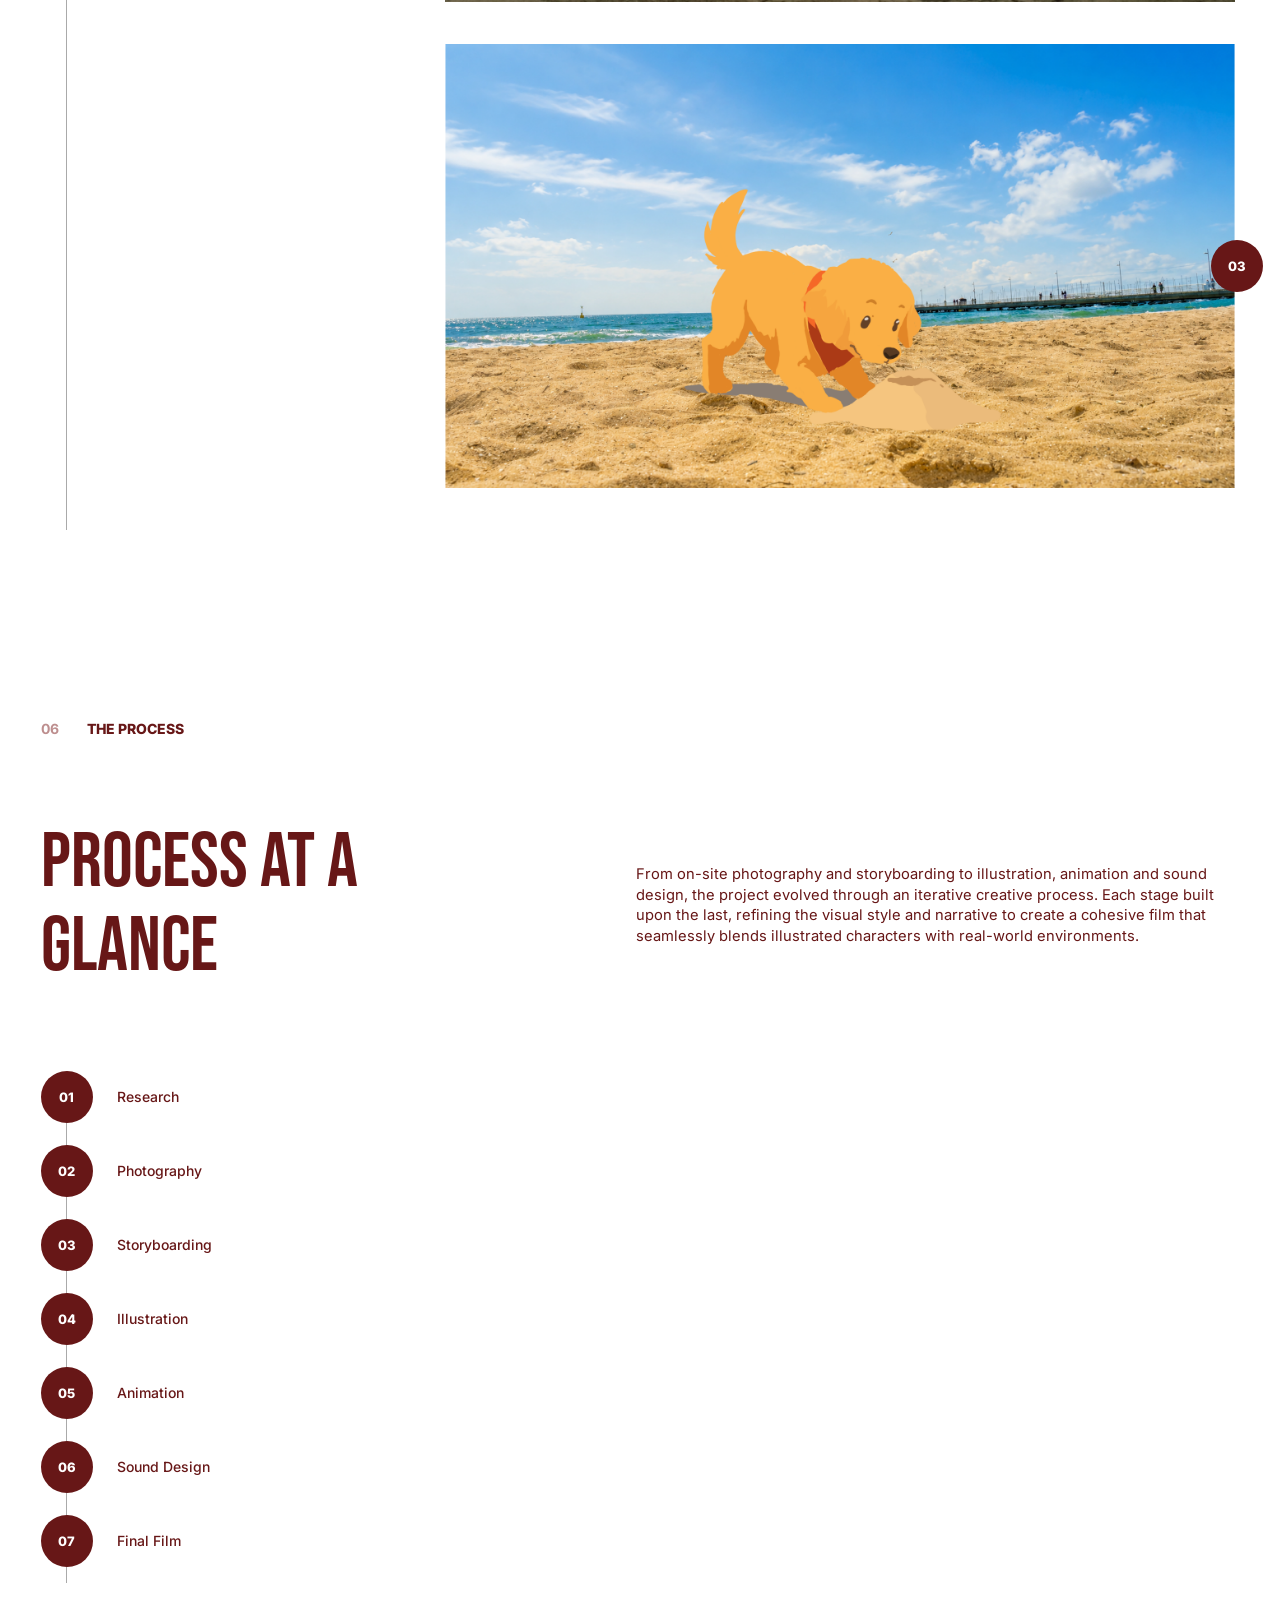
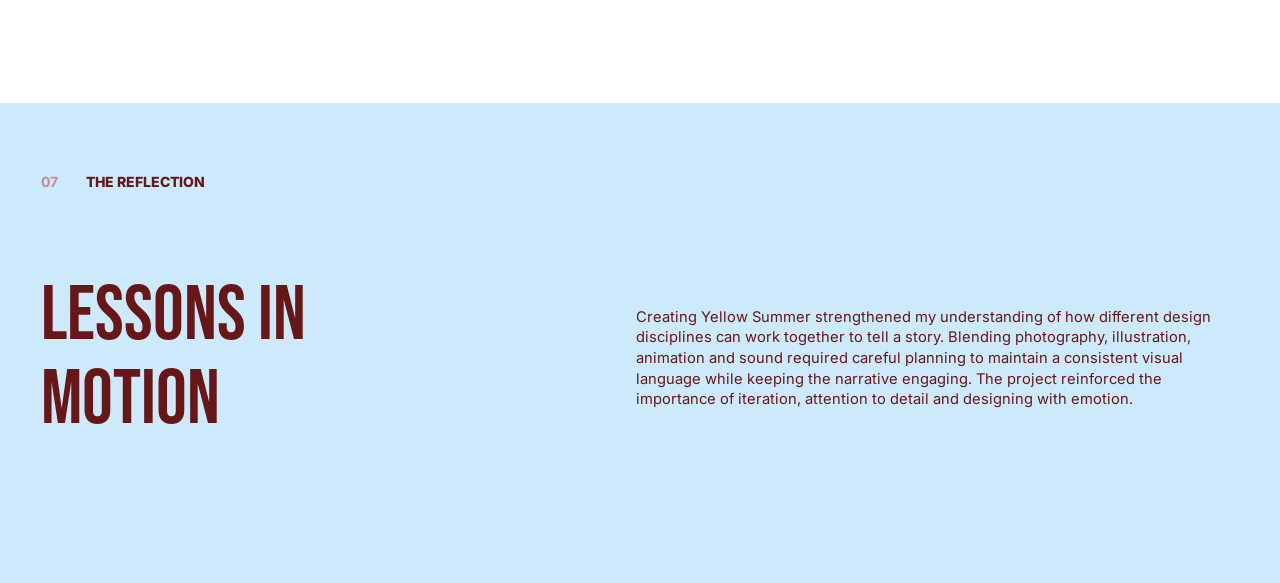
<file: yellow summer.html>
<!DOCTYPE html>
<html lang="en">
<head>
  <meta charset="UTF-8">
  <meta name="viewport" content="width=device-width, initial-scale=1.0">

  <title>Yellow Summer | Jane's Portfolio</title>

  <link rel="preconnect" href="https://fonts.googleapis.com">
  <link rel="preconnect" href="https://fonts.gstatic.com" crossorigin>

  <link
    href="https://fonts.googleapis.com/css2?family=Bebas+Neue&family=Inter:wght@400;500;600;700&display=swap"
    rel="stylesheet"
  >

  <link rel="stylesheet" href="styles.css">
</head>

<body class="ys-page">

  <header class="ys-header">
    <a href="index.html" class="ys-logo">Jane's Portfolio</a>

    <nav class="ys-nav" aria-label="Main navigation">
      <a href="index.html">Home</a>
      <a href="works.html?filters=all">Works</a>
      <a href="contact.html">Contact</a>
    </nav>
  </header>

  <main>

    <!-- HERO -->

    <section class="ys-hero">
      <a href="works.html?filters=all" class="ys-back">‹ Go Back</a>

      <div class="ys-hero-content">
        <p class="ys-year">2026</p>

        <h1>Yellow Summer</h1>

        <p class="ys-tagline">A summer worth remembering.</p>

        <dl class="ys-details">
          <div>
            <dt>Role</dt>
            <dd>Animator</dd>
          </div>

          <div>
            <dt>Duration</dt>
            <dd>3 weeks</dd>
          </div>

          <div>
            <dt>Tools</dt>
            <dd>Adobe Creative Suite</dd>
          </div>
        </dl>
      </div>

      <a href="#overview" class="ys-scroll">
        <span>↓</span>
        Scroll to explore
      </a>
    </section>

    <!-- OVERVIEW -->

    <section class="ys-section ys-blue-section" id="overview">
      <div class="ys-section-label">
        <span>01</span>
        <strong>Overview</strong>
      </div>

      <div class="ys-heading-grid">
        <h2>A summer in<br>motion</h2>

        <p>
          Yellow Summer is a short animated film inspired by Queenscliff's
          coastal culture. By combining hand-drawn animation with real
          photography, the project explores the relationship between
          illustration and reality, creating a playful visual narrative filled
          with warmth, nostalgia and movement.
        </p>
      </div>
    </section>

    <!-- FILM -->

    <section class="ys-section ys-film">
      <div class="ys-section-label">
        <span>02</span>
        <strong>The Film</strong>
      </div>

      <div class="ys-heading-grid">
        <h2>Seeing it move</h2>

        <p>
          The film combines illustrated animation with photographic
          environments to create a playful tension between reality and
          imagination. By placing animated characters into real coastal scenes,
          the project transforms familiar summer moments into a lively visual
          experience.
        </p>
      </div>

      <div class="ys-video-wrapper">
        <iframe
            src="https://www.youtube.com/embed/p7lpiG0q1rw"
            title="Yellow Summer animated film"
            referrerpolicy="strict-origin-when-cross-origin"
            allow="accelerometer; autoplay; clipboard-write; encrypted-media; gyroscope; picture-in-picture; web-share"
            allowfullscreen
        ></iframe>
      </div>
    </section>

    <!-- CONCEPT -->

    <section class="ys-section ys-blue-section">
      <div class="ys-section-label">
        <span>03</span>
        <strong>The Concept</strong>
      </div>

      <div class="ys-heading-grid">
        <h2>Blending two<br>worlds</h2>

        <p>
          Rather than creating a fully illustrated environment, I explored how
          animated characters could exist naturally within real photographic
          spaces. This approach became the foundation of the film, allowing
          reality and illustration to complement one another while preserving
          the authentic atmosphere of Queenscliff.
        </p>
      </div>
    </section>

    <!-- RESEARCH -->

    <section class="ys-section ys-research">
      <div class="ys-section-label">
        <span>04</span>
        <strong>The Research</strong>
      </div>

      <div class="ys-heading-grid">
        <h2>Capturing<br>summer</h2>

        <p>
          Research focused on Queenscliff's beaches, Australian coastal culture
          and environmental photography. By documenting real locations,
          textures and everyday moments, I established a visual language that
          informed the colour palette, compositions and atmosphere throughout
          the animation.
        </p>
      </div>

      <div class="ys-timeline">
        <ol class="ys-timeline-list">
          <li><span>01</span>Moodboard</li>
        </ol>

        <div class="ys-image-stack">
          <figure>
            <img
              src="assets/yellow summer/timeline_1.png"
              alt="Yellow Summer coastal moodboard"
              class="timeline-float-in"
            >
            <span class="ys-image-number">01</span>
          </figure>
        </div>
      </div>
    </section>

    <!-- DEVELOPMENT -->

    <section class="ys-section ys-development">
      <div class="ys-section-label">
        <span>05</span>
        <strong>The Development</strong>
      </div>

      <div class="ys-heading-grid">
        <h2>From photo to<br>illustration</h2>

        <p>
          I developed a simplified illustration style using flat colours,
          minimal detail and bold shapes to ensure the animated elements blended
          seamlessly with photographic backgrounds. Character design, colour
          decisions and composition were refined together to maintain
          consistency across every scene.
        </p>
      </div>

      <div class="ys-timeline">
        <ol class="ys-timeline-list">
          <li><span>02</span>Photography</li>
          <li><span>03</span>Illustration</li>
        </ol>

        <div class="ys-image-stack">
          <figure>
            <img
              src="assets/yellow summer/timeline_2.jpeg"
              alt="Original Queenscliff beach photograph"
              class="timeline-float-in"
            >
            <span class="ys-image-number">02</span>
          </figure>

          <figure>
            <img
              src="assets/yellow summer/timeline_3.png"
              alt="Illustrated character composited into the beach photograph"
              class="timeline-float-in"
            >
            <span class="ys-image-number">03</span>
          </figure>
        </div>
      </div>
    </section>

    <!-- PROCESS -->

    <section class="ys-section ys-process">
      <div class="ys-section-label">
        <span>06</span>
        <strong>The Process</strong>
      </div>

      <div class="ys-heading-grid">
        <h2>Process at a<br>glance</h2>

        <p>
          From on-site photography and storyboarding to illustration, animation
          and sound design, the project evolved through an iterative creative
          process. Each stage built upon the last, refining the visual style and
          narrative to create a cohesive film that seamlessly blends illustrated
          characters with real-world environments.
        </p>
      </div>

      <div class="ys-process-timeline">
        <ol>
          <li><span>01</span>Research</li>
          <li><span>02</span>Photography</li>
          <li><span>03</span>Storyboarding</li>
          <li><span>04</span>Illustration</li>
          <li><span>05</span>Animation</li>
          <li><span>06</span>Sound Design</li>
          <li><span>07</span>Final Film</li>
        </ol>
      </div>
    </section>

    <!-- REFLECTION -->

    <section class="ys-section ys-blue-section ys-reflection">
      <div class="ys-section-label">
        <span>07</span>
        <strong>The Reflection</strong>
      </div>

      <div class="ys-heading-grid">
        <h2>Lessons in<br>motion</h2>

        <p>
          Creating Yellow Summer strengthened my understanding of how different
          design disciplines can work together to tell a story. Blending
          photography, illustration, animation and sound required careful
          planning to maintain a consistent visual language while keeping the
          narrative engaging. The project reinforced the importance of
          iteration, attention to detail and designing with emotion.
        </p>
      </div>
    </section>

  </main>
    <script src="script.js"></script>

</body>
</html>
</file>
<file: styles.css>
* {
  box-sizing: border-box;
  margin: 0;
  padding: 0;
}

html {
  scroll-behavior: auto;
}

body {
  min-height: 100vh;
  font-family: "Inter", Arial, sans-serif;
  color: #140202;
  background: #f5c9d4;
  overflow-x: hidden;
}

/* HOME HEADER */

.site-header {
  position: fixed;
  top: 0;
  left: 0;
  z-index: 30;
  width: 100%;
  height: 70px;
  display: flex;
  align-items: flex-start;
  justify-content: space-between;
  padding: 22px 42px 0 16px;
}

.logo {
  font-family: "Bebas Neue", Impact, sans-serif;
  font-size: 30px;
  line-height: 1;
  color: #560707;
  text-decoration: none;
  text-transform: uppercase;
}

.nav {
  display: flex;
  align-items: center;
  gap: 48px;
}

.nav-link {
  font-size: 12px;
  font-weight: 500;
  color: #120606;
  text-decoration: none;
  text-transform: uppercase;
}

.nav-link:hover,
.nav-link.active {
  color: #5b0707;
}

/* HOME SCROLL PAGES */

.home-scroll {
  position: relative;
  height: 400vh;
}

.portfolio-stage {
  position: sticky;
  top: 0;
  height: 100vh;
  overflow: hidden;
  background: #f5c9d4;
}

.page {
  position: absolute;
  inset: 0;
  overflow: hidden;
  pointer-events: none;
}

.page-bg {
  position: absolute;
  inset: 0;
  background-size: cover;
  background-position: center;
  will-change: transform;
}

.page-one {
  z-index: 2;
}

.page-one-bg {
  background-image: url("assets/sky background_1.png");
  transform: translateY(calc(var(--scroll-progress, 0) * -100vh));
}

.hero-center {
  position: absolute;
  z-index: 4;
  left: 50%;
  top: 50%;
  width: min(92vw, 1180px);
  opacity: calc(1 - var(--scroll-progress, 0));
  transform: translate(-50%, -50%)
    translateY(calc(var(--scroll-progress, 0) * -80px));
  will-change: transform, opacity;
}

.hero-title {
  position: relative;
  z-index: 2;
  min-height: 0.9em;
  font-family: "Bebas Neue", Impact, sans-serif;
  font-size: clamp(88px, 11vw, 150px);
  line-height: 0.9;
  letter-spacing: 2px;
  color: #650909;
  text-align: center;
  text-transform: uppercase;
  white-space: nowrap;
}

.hero-hand {
  position: absolute;
  z-index: 5;
  left: 50%;
  bottom: 0;
  height: clamp(520px, 68vh, 760px);
  width: auto;
  transform: translateX(-50%)
    translateY(calc(var(--scroll-progress, 0) * 110vh));
  pointer-events: none;
  will-change: transform;
}

.page-two {
  z-index: 2;
}

.page-two-bg {
  background-image: url("assets/sky background_2.png");
  transform: translateY(
    calc((1 - var(--to-second, 0)) * -100vh + var(--to-third, 0) * -100vh)
  );
}

.second-title {
  position: absolute;
  z-index: 4;
  top: 13%;
  left: 50%;
  width: min(82vw, 900px);
  transform: translateX(-50%)
    translateY(
      calc(
        (1 - var(--to-second, 0)) * -80px + var(--to-third, 0) * -80px
      )
    );
  font-family: "Bebas Neue", Impact, sans-serif;
  font-size: clamp(42px, 5vw, 82px);
  line-height: 1.1;
  letter-spacing: 1px;
  color: #4f0707;
  text-align: center;
  text-transform: uppercase;
  opacity: calc(var(--to-second, 0) * (1 - var(--to-third, 0)));
}

.astronaut {
  position: absolute;
  z-index: 5;
  left: 50%;
  bottom: 0;
  width: clamp(620px, 58vw, 980px);
  transform: translateX(-50%)
    translateY(
      calc(
        (1 - var(--to-second, 0)) * 100vh + var(--to-third, 0) * 100vh +
          120px
      )
    );
  pointer-events: none;
  will-change: transform;
}

.page-three {
  z-index: 3;
}

.page-three-bg {
  background-image: url("assets/sky background_3.png");
  transform: translateY(
    calc((1 - var(--to-third, 0)) * -100vh + var(--to-fourth, 0) * -100vh)
  );
}

.third-title {
  position: absolute;
  z-index: 6;
  top: 15%;
  left: 50%;
  width: min(82vw, 860px);
  transform: translateX(-50%)
    translateY(
      calc(
        (1 - var(--to-third, 0)) * -80px + var(--to-fourth, 0) * -80px
      )
    );
  font-family: "Bebas Neue", Impact, sans-serif;
  font-size: clamp(42px, 4.8vw, 76px);
  line-height: 1.12;
  letter-spacing: 1px;
  color: #4f0707;
  text-align: center;
  text-transform: uppercase;
  opacity: calc(var(--to-third, 0) * (1 - var(--to-fourth, 0)));
}

.tv-scene {
  position: absolute;
  z-index: 5;
  left: 50%;
  bottom: 0;
  width: 100vw;
  max-width: none;
  transform: translateX(-50%)
    translateY(
      calc(
        (1 - var(--to-third, 0)) * 100vh + var(--to-fourth, 0) * 100vh +
          280px
      )
    );
  pointer-events: none;
  will-change: transform;
}

.page-four {
  z-index: 4;
  pointer-events: auto;
}

.page-four-bg {
  background-image: url("assets/sky background_4.png");
  transform: translateY(calc((1 - var(--to-fourth, 0)) * -100vh));
}

.fourth-content {
  position: absolute;
  z-index: 6;
  top: 32%;
  right: 8%;
  width: min(44vw, 620px);
  text-align: right;
  opacity: var(--to-fourth, 0);
  transform: translateY(calc((1 - var(--to-fourth, 0)) * -80px));
  pointer-events: auto;
}

.fourth-title {
  font-family: "Bebas Neue", Impact, sans-serif;
  font-size: clamp(46px, 5vw, 82px);
  line-height: 1.12;
  letter-spacing: 1px;
  color: #4f0707;
  text-transform: uppercase;
}

.explore-button {
  display: inline-flex;
  align-items: center;
  justify-content: center;
  min-width: 150px;
  min-height: 58px;
  margin-top: 26px;
  padding: 0 34px;
  border-radius: 999px;
  background: #620909;
  color: #ffffff;
  font-size: 15px;
  font-weight: 800;
  text-decoration: none;
  text-transform: uppercase;
  pointer-events: auto;
  transition: background 180ms ease, color 180ms ease;
}

.sign-scene {
  position: absolute;
  z-index: 5;
  left: 22%;
  bottom: 0;
  height: clamp(620px, 86vh, 980px);
  width: auto;
  transform: translateX(-50%)
    translateY(calc((1 - var(--to-fourth, 0)) * 100vh));
  pointer-events: none;
  will-change: transform;
}

/* TYPING CURSORS */

#typingText::after,
#secondTypingText::after,
#thirdTypingText::after,
#fourthTypingText::after,
#exploreTypingText::after {
  content: "|";
  display: inline-block;
  margin-left: 6px;
  animation: blinkCursor 0.7s infinite;
}

#typingText.done::after,
#secondTypingText.done::after,
#thirdTypingText.done::after,
#fourthTypingText.done::after,
#exploreTypingText.done::after {
  content: "";
  display: none;
}

@keyframes blinkCursor {
  0%,
  45% {
    opacity: 1;
  }

  46%,
  100% {
    opacity: 0;
  }
}

/* EXPLORE OVERLAY */

.explore-overlay {
  position: fixed;
  inset: 0;
  z-index: 100;
  display: flex;
  align-items: center;
  justify-content: center;
  background: #000000;
  transform: translateX(-100%);
  transition: transform 650ms cubic-bezier(0.22, 1, 0.36, 1);
}

.explore-overlay.is-open {
  transform: translateX(0);
}

.overlay-back-button {
  position: absolute;
  top: 28px;
  left: 32px;
  z-index: 2;
  border: 0;
  background: transparent;
  color: #ffffff;
  font: inherit;
  font-size: 16px;
  text-transform: uppercase;
  cursor: pointer;
  transition: color 180ms ease, transform 180ms ease;
}

.overlay-back-button:hover {
  color: #bfbfbf;
  transform: translateX(-3px);
}

.explore-panel {
  width: min(82vw, 960px);
  color: #ffffff;
}

.explore-question {
  margin-bottom: 38px;
  font-family: "Bebas Neue", Impact, sans-serif;
  font-size: clamp(54px, 6vw, 90px);
  line-height: 1;
  letter-spacing: 1px;
  text-align: center;
  text-transform: uppercase;
}

.tag-form {
  opacity: 0;
  transform: translateY(18px);
  pointer-events: none;
  transition: opacity 350ms ease, transform 350ms ease;
}

.tag-form.is-visible {
  opacity: 1;
  transform: translateY(0);
  pointer-events: auto;
}

.tag-label {
  display: block;
  margin: 0 0 8px 18px;
  font-size: 14px;
  color: #ffffff;
  text-transform: uppercase;
}

.tag-input-wrap {
  min-height: 64px;
  display: flex;
  align-items: center;
  flex-wrap: wrap;
  gap: 10px;
  padding: 10px 18px;
  border-radius: 22px;
  background: #ffffff;
}

.selected-tag,
.tag-options button {
  border: 0;
  border-radius: 999px;
  color: #111111;
  font: inherit;
}

.selected-tag {
  position: relative;
  display: inline-flex;
  align-items: center;
  gap: 14px;
  min-height: 44px;
  padding: 0 14px 0 26px;
  overflow: hidden;
  border: 1px solid rgba(255, 255, 255, 0.55);
  background:
    linear-gradient(
      135deg,
      rgba(255, 255, 255, 0.72),
      rgba(210, 210, 210, 0.38)
    ),
    rgba(255, 255, 255, 0.34);
  box-shadow:
    inset 0 1px 0 rgba(255, 255, 255, 0.85),
    inset 0 -12px 22px rgba(120, 120, 120, 0.12),
    0 8px 18px rgba(0, 0, 0, 0.16);
  color: #161616;
  backdrop-filter: blur(14px) saturate(150%);
  -webkit-backdrop-filter: blur(14px) saturate(150%);
  isolation: isolate;
}

.selected-tag::before {
  content: "";
  position: absolute;
  inset: 2px 8px auto 8px;
  height: 45%;
  border-radius: inherit;
  background: linear-gradient(
    180deg,
    rgba(255, 255, 255, 0.72),
    rgba(255, 255, 255, 0)
  );
  pointer-events: none;
}

.selected-tag::after {
  content: "";
  position: absolute;
  top: -35%;
  left: -15%;
  width: 45%;
  height: 170%;
  background: linear-gradient(
    90deg,
    transparent,
    rgba(255, 255, 255, 0.48),
    transparent
  );
  transform: rotate(18deg);
  pointer-events: none;
}

.remove-tag {
  position: relative;
  z-index: 1;
  border: 0;
  background: transparent;
  color: rgba(70, 70, 70, 0.72);
  font-size: 32px;
  line-height: 1;
  cursor: pointer;
}

#tagInput {
  flex: 1;
  min-width: 80px;
  border: 0;
  outline: 0;
  font: inherit;
}

.tag-options {
  min-height: 190px;
  margin-top: 12px;
  padding: 16px;
  display: flex;
  align-content: flex-start;
  flex-wrap: wrap;
  gap: 10px;
  border-radius: 22px;
  background: #ffffff;
}

.tag-options button {
  min-height: 42px;
  padding: 0 22px;
  background: #dddddd;
  cursor: pointer;
}

.flying-tag {
  position: fixed;
  z-index: 200;
  display: inline-flex;
  align-items: center;
  justify-content: center;
  margin: 0;
  padding: 0 22px;
  border: 1px solid rgba(255, 255, 255, 0.55);
  border-radius: 999px;
  background:
    linear-gradient(
      135deg,
      rgba(255, 255, 255, 0.72),
      rgba(210, 210, 210, 0.38)
    ),
    rgba(255, 255, 255, 0.34);
  box-shadow:
    inset 0 1px 0 rgba(255, 255, 255, 0.85),
    inset 0 -12px 22px rgba(120, 120, 120, 0.12),
    0 14px 28px rgba(0, 0, 0, 0.22);
  color: #161616;
  font: inherit;
  pointer-events: none;
  backdrop-filter: blur(14px) saturate(150%);
  -webkit-backdrop-filter: blur(14px) saturate(150%);
  will-change: transform;
}

.continue-button {
  display: flex;
  align-items: center;
  justify-content: center;
  min-width: 178px;
  min-height: 74px;
  margin: 22px auto 0;
  padding: 0 38px;
  border: 0;
  border-radius: 999px;
  background: #620909;
  color: #ffffff;
  font-size: 18px;
  font-weight: 800;
  text-transform: uppercase;
  cursor: pointer;
  transition: background 180ms ease, color 180ms ease;
}

/* LOADING PAGE */

.loading-page {
  position: fixed;
  inset: 0;
  z-index: 120;
  overflow: hidden;
  background-image: url("assets/loading screen_bg.png");
  background-size: cover;
  background-position: center;
  opacity: 0;
  pointer-events: none;
  transform: translateX(100%);
  transition:
    opacity 500ms ease,
    transform 700ms cubic-bezier(0.22, 1, 0.36, 1);
}

.loading-page.is-open {
  opacity: 1;
  pointer-events: auto;
  transform: translateX(0);
}

.loading-balloon {
  position: absolute;
  left: 50%;
  top: calc(50% - 330px);
  width: clamp(320px, 26vw, 460px);
  transform: translateX(-50%);
  animation: balloonSway 4.8s ease-in-out infinite;
  pointer-events: none;
}

.loading-content {
  position: absolute;
  left: 50%;
  top: 50%;
  width: min(58vw, 600px);
  transform: translate(-50%, -50%);
  text-align: center;
}

.loading-bar {
  width: 100%;
  height: 56px;
  padding: 7px;
  border: 6px solid #ffffff;
  border-radius: 999px;
}

.loading-bar-fill {
  height: 100%;
  width: 0;
  border-radius: 999px;
  background: #ffffff;
  animation-duration: 900ms;
}

.loading-page.is-open .loading-bar-fill {
  animation: loadingFill 3s ease-in-out forwards;
}

.loading-text {
  margin-top: 16px;
  color: #ffffff;
  font-size: 14px;
  font-weight: 800;
  text-transform: uppercase;
}

@keyframes loadingFill {
  from {
    width: 0;
  }

  to {
    width: 72%;
  }
}

@keyframes balloonSway {
  0%,
  100% {
    transform: translateX(-50%) translateY(0) rotate(-2deg);
  }

  50% {
    transform: translateX(calc(-50% + 14px)) translateY(-12px) rotate(2deg);
  }
}

/* WORKS PAGE */

.works-body {
  height: 100vh;
  margin: 0;
  overflow: hidden;
  background: #000000;
  font-family: "Inter", Arial, sans-serif;
}

.works-header {
  position: relative;
  z-index: 50;
  height: 58px;
  display: flex;
  align-items: center;
  justify-content: space-between;
  padding: 0 32px 0 18px;
  background: #ffffff;
}

.works-logo {
  font-family: "Bebas Neue", Impact, sans-serif;
  font-size: 28px;
  line-height: 1;
  color: #560707;
  text-decoration: none;
  text-transform: uppercase;
}

.works-nav {
  display: flex;
  align-items: center;
  gap: 44px;
}

.works-nav a {
  color: #111111;
  font-size: 12px;
  font-weight: 500;
  text-decoration: none;
  text-transform: uppercase;
}

.works-nav a.active,
.works-nav a:hover {
  color: #620909;
}

.works-page {
  position: relative;
  height: calc(100vh - 58px);
  display: flex;
  flex-direction: column;
  overflow: hidden;
  background: #000000;
}

.filter-bar {
  position: relative;
  z-index: 40;
  height: 48px;
  min-height: 48px;
  display: flex;
  align-items: center;
  gap: 14px;
  padding: 0 20px;
  background: #000000;
  color: #ffffff;
}

.filter-menu {
  position: fixed;
  top: 118px;
  left: 50%;
  z-index: 1000;
  width: min(88vw, 920px);
  opacity: 0;
  visibility: hidden;
  pointer-events: none;
  transform: translateX(-50%) translateY(-18px);
  transition:
    opacity 220ms ease,
    transform 220ms ease,
    visibility 220ms ease;
}

.filter-menu.is-open {
  opacity: 1;
  visibility: visible;
  pointer-events: auto;
  transform: translateX(-50%) translateY(0);
}

.filter-menu-inner {
  position: relative;
  padding: 36px;
  border-radius: 48px;
  background: #000000;
  color: #ffffff;
}

.filter-menu h2 {
  margin-bottom: 28px;
  font-family: "Bebas Neue", Impact, sans-serif;
  font-size: 42px;
  line-height: 1;
  text-transform: uppercase;
}

.filter-menu-close {
  position: absolute;
  top: 26px;
  right: 34px;
  border: 0;
  background: transparent;
  color: #ffffff;
  font-size: 48px;
  line-height: 1;
  cursor: pointer;
}

.filter-options {
  display: flex;
  flex-wrap: wrap;
  gap: 14px 16px;
}

.filter-options button {
  min-height: 60px;
  padding: 0 22px 0 30px;
  border: 0;
  border-radius: 999px;
  display: inline-flex;
  align-items: center;
  justify-content: center;
  gap: 20px;
  background: #666666;
  color: #ffffff;
  font: inherit;
  font-size: 20px;
  line-height: 1;
  cursor: pointer;
}

.filter-options button.is-active {
  background: #650909;
}

.filter-options span {
  width: 34px;
  height: 34px;
  display: inline-flex;
  align-items: center;
  justify-content: center;
  flex: 0 0 34px;
  font-size: 38px;
  line-height: 1;
}

.filter-options span img {
  width: 32px;
  height: 32px;
  display: block;
  filter: brightness(0) invert(1);
}

.apply-filters-button {
  display: flex;
  align-items: center;
  justify-content: center;
  min-width: 310px;
  min-height: 66px;
  margin: 44px auto 0;
  padding: 0 34px;
  border: 0;
  border-radius: 999px;
  background: #650909;
  color: #ffffff;
  font-size: 18px;
  font-weight: 800;
  text-transform: uppercase;
  cursor: pointer;
  transition: background 180ms ease, color 180ms ease;
}

.showing-label {
  font-size: 14px;
}

.active-filters {
  display: flex;
  align-items: center;
  gap: 10px;
}

.active-filters button {
  min-height: 36px;
  padding: 0 18px;
  border: 0;
  border-radius: 999px;
  background: #2d2d2d;
  color: #ffffff;
  font: inherit;
  cursor: pointer;
}

.active-filters span {
  margin-left: 10px;
  font-size: 24px;
  line-height: 1;
}

.edit-filters {
  margin-left: auto;
  display: inline-flex;
  align-items: center;
  gap: 10px;
  border: 0;
  background: transparent;
  color: #ffffff;
  font: inherit;
  cursor: pointer;
}

.edit-filters img {
  width: 24px;
  height: 24px;
}

.works-stack {
  position: relative;
  flex: 1;
  height: auto;
  min-height: 0;
  overflow: hidden;
  background: #000000;
}

.work-card {
  position: relative;
  height: 100%;
  min-height: 100%;
  overflow: hidden;
  color: #ffffff;
}

.work-image {
  position: absolute;
  inset: 0;
  width: 100%;
  height: 100%;
  object-fit: cover;
}

.work-overlay {
  position: absolute;
  inset: 0;
  z-index: 1;
  background: linear-gradient(
    90deg,
    rgba(0, 0, 0, 0.58),
    rgba(0, 0, 0, 0.12) 52%,
    rgba(0, 0, 0, 0.02)
  );
}

.work-content {
  position: absolute;
  left: 6.4%;
  top: 50%;
  z-index: 2;
  width: min(520px, 44vw);
  transform: translateY(-42%);
}

.work-kicker {
  margin-bottom: 8px;
  font-size: 14px;
  font-weight: 800;
  text-transform: uppercase;
}

.work-content h1 {
  margin: 0;
  font-family: "Bebas Neue", Impact, sans-serif;
  font-size: clamp(66px, 8vw, 98px);
  line-height: 0.9;
  color: #ffffff;
  text-transform: uppercase;
}

.work-tags {
  display: flex;
  align-items: center;
  flex-wrap: wrap;
  gap: 14px;
  margin-top: 16px;
  font-size: 14px;
}

.work-tags span:not(:last-child)::after {
  content: "";
  display: inline-block;
  width: 8px;
  height: 8px;
  margin-left: 14px;
  border-radius: 999px;
  background: #ffffff;
}

.view-project-button {
  display: inline-flex;
  align-items: center;
  justify-content: center;
  gap: 22px;
  min-height: 42px;
  margin-top: 14px;
  padding: 0 18px;
  border-radius: 999px;
  background: #620909;
  color: #ffffff;
  font-size: 13px;
  font-weight: 700;
  text-decoration: none;
  text-transform: uppercase;
  transition:
    background 180ms ease,
    color 180ms ease;
}

.view-project-button img {
  width: 24px;
  height: 24px;
  flex: 0 0 24px;
  filter: brightness(0) invert(1);
  transition: filter 180ms ease;
}

.view-project-button:hover img {
  filter: brightness(0) saturate(100%) invert(10%) sepia(68%)
    saturate(3397%) hue-rotate(354deg) brightness(82%) contrast(105%);
}

.work-dots {
  position: absolute;
  right: 28px;
  top: 45%;
  z-index: 3;
  display: grid;
  gap: 6px;
}

.work-dots span {
  width: 9px;
  height: 9px;
  border-radius: 999px;
  background: #ffffff;
  opacity: 0.55;
}

.work-dots span.active {
  opacity: 1;
  transform: scale(1.2);
}

.scroll-hint {
  position: absolute;
  left: 50%;
  bottom: 18px;
  z-index: 3;
  display: grid;
  gap: 2px;
  color: #ffffff;
  font-size: 13px;
  text-align: center;
  text-transform: uppercase;
  transform: translateX(-50%);
}

.scroll-hint span {
  font-size: 24px;
  line-height: 1;
}

/* =========================================================
   PAUSE CLUB PROJECT PAGE
   ========================================================= */

.pc-page {
  --pc-red: #661313;
  --pc-yellow: #ffc945;
  --pc-cream: #fff4d8;
  --pc-white: #ffffff;
  --pc-line: #b6b6b6;

  margin: 0;
  min-height: 100vh;
  overflow-x: hidden;
  background: var(--pc-white);
  color: var(--pc-red);
  font-family: "Inter", Arial, sans-serif;
}

.pc-page *,
.pc-page *::before,
.pc-page *::after {
  box-sizing: border-box;
}

.pc-page img {
  display: block;
  max-width: 100%;
}

.pc-page p {
  margin: 0;
}

.pc-header {
  position: relative;
  z-index: 100;
  height: 86px;
  display: flex;
  align-items: center;
  justify-content: space-between;
  padding: 0 clamp(20px, 3vw, 54px);
  background: #ffffff;
}

.pc-logo {
  color: var(--pc-red);
  font-family: "Bebas Neue", Impact, sans-serif;
  font-size: clamp(25px, 2.1vw, 38px);
  line-height: 1;
  text-decoration: none;
  text-transform: uppercase;
}

.pc-nav {
  display: flex;
  align-items: center;
  gap: clamp(28px, 5vw, 76px);
}

.pc-nav a {
  color: #242424;
  font-size: 12px;
  font-weight: 500;
  text-decoration: none;
  text-transform: uppercase;
}

.pc-nav a:hover {
  color: var(--pc-red);
}

/* Hero */

.pc-hero {
  position: relative;
  min-height: calc(100vh - 86px);
  overflow: hidden;
  background-color: var(--pc-yellow);
  background-image: url("assets/pause club/PAUSE CLUB HERO IMAGE@4x.png");
  background-position: center;
  background-repeat: no-repeat;
  background-size: cover;
}

.pc-back {
  position: absolute;
  top: 24px;
  left: clamp(20px, 3vw, 54px);
  z-index: 3;
  color: #ffffff;
  font-size: 13px;
  font-weight: 500;
  text-decoration: none;
  text-transform: uppercase;
}

.pc-back:hover {
  text-decoration: underline;
}

.pc-hero-content {
  position: absolute;
  top: 50%;
  left: clamp(24px, 3.2vw, 64px);
  z-index: 2;
  width: min(43vw, 610px);
  transform: translateY(-44%);
}

.pc-year {
  margin-bottom: 8px;
  font-size: 18px;
  font-weight: 800;
}

.pc-hero h1 {
  margin: 0;
  font-family: "Bebas Neue", Impact, sans-serif;
  font-size: clamp(82px, 10vw, 170px);
  font-weight: 400;
  line-height: 0.82;
  letter-spacing: -1px;
  text-transform: uppercase;
}

.pc-tagline {
  margin-top: 24px !important;
  font-size: clamp(17px, 1.4vw, 24px);
  font-weight: 800;
  text-transform: uppercase;
}

.pc-project-details {
  display: flex;
  flex-wrap: wrap;
  gap: 22px 48px;
  margin: 40px 0 0;
}

.pc-project-details div {
  min-width: 110px;
}

.pc-project-details dt {
  margin-bottom: 5px;
  font-size: 11px;
  font-weight: 800;
  text-transform: uppercase;
}

.pc-project-details dd {
  margin: 0;
  font-size: 11px;
}

.pc-scroll {
  position: absolute;
  left: 50%;
  bottom: 32px;
  z-index: 3;
  display: grid;
  justify-items: center;
  gap: 6px;
  color: #ffffff;
  font-size: 12px;
  font-weight: 500;
  text-decoration: none;
  text-transform: uppercase;
  transform: translateX(-50%);
}

.pc-scroll span {
  font-size: 22px;
}

/* Shared sections */

.pc-section {
  padding: 70px clamp(24px, 3.2vw, 64px) 100px;
}

.pc-overview,
.pc-reflection {
  background: var(--pc-cream);
}

.pc-process,
.pc-brand-system,
.pc-mockups {
  background: #ffffff;
}

.pc-section-number {
  display: flex;
  align-items: center;
  gap: 28px;
  margin-bottom: 88px;
  text-transform: uppercase;
}

.pc-section-number span {
  color: #c58f8f;
  font-size: 14px;
  font-weight: 700;
}

.pc-section-number strong {
  font-size: 14px;
  font-weight: 800;
}

.pc-intro-grid {
  display: grid;
  grid-template-columns: minmax(280px, 0.9fr) minmax(340px, 1.1fr);
  align-items: center;
  gap: clamp(45px, 8vw, 150px);
}

.pc-intro-grid h2 {
  margin: 0;
  font-family: "Bebas Neue", Impact, sans-serif;
  font-size: clamp(54px, 6vw, 92px);
  font-weight: 400;
  line-height: 1.12;
  text-transform: uppercase;
}

.pc-copy {
  max-width: 680px;
}

.pc-copy p {
  font-size: clamp(14px, 1.15vw, 18px);
  line-height: 1.35;
}

.pc-copy em {
  font-weight: 700;
}

/* Process timeline */

.pc-process-layout {
  display: grid;
  grid-template-columns: minmax(210px, 0.38fr) minmax(0, 1fr);
  gap: clamp(45px, 8vw, 150px);
  margin-top: 88px;
}

.pc-process-list {
  position: relative;
  align-self: stretch;
  display: grid;
  align-content: start;
  gap: 43px;
  margin: 0;
  padding: 26px 0 40px 76px;
  list-style: none;
}

.pc-process-list::before {
  content: "";
  position: absolute;
  top: 0;
  bottom: 0;
  left: 25px;
  width: 1px;
  background: var(--pc-line);
}

.pc-process-list li {
  position: relative;
  min-height: 32px;
  display: flex;
  align-items: center;
  font-size: 14px;
  font-weight: 500;
}

.pc-process-list li span {
  position: absolute;
  left: -76px;
  z-index: 2;
  width: 52px;
  height: 52px;
  display: grid;
  place-items: center;
  border-radius: 50%;
  background: var(--pc-red);
  color: #ffffff;
  font-size: 13px;
  font-weight: 800;
}

.pc-process-images {
  width: min(100%, 680px);
}

.pc-process-images figure {
  position: relative;
  margin: 0 0 22px;
}

.pc-process-images img {
  width: 100%;
  height: auto;
}

.pc-image-number {
  position: absolute;
  top: 50%;
  right: -28px;
  width: 52px;
  height: 52px;
  display: grid;
  place-items: center;
  border-radius: 50%;
  background: var(--pc-red);
  color: #ffffff;
  font-size: 13px;
  font-weight: 800;
  transform: translateY(-50%);
}

/* Brand system */

.pc-brand-system {
  padding-top: 35px;
}

.pc-brand-list {
  min-height: 420px;
}

/* CSS-only carousels */

.pc-carousel {
  min-width: 0;
}

.pc-carousel-track {
  display: flex;
  width: 100%;
  overflow-x: auto;
  overflow-y: hidden;
  scroll-behavior: smooth;
  scroll-snap-type: x mandatory;
  scrollbar-width: none;
}

.pc-carousel-track::-webkit-scrollbar {
  display: none;
}

.pc-slide {
  position: relative;
  min-width: 100%;
  flex: 0 0 100%;
  scroll-snap-align: start;
  overflow: hidden;
  background: #e8e8e8;
}

.pc-slide img {
  width: 100%;
  aspect-ratio: 1312 / 774;
  object-fit: cover;
}

.pc-arrow {
  position: absolute;
  top: 50%;
  z-index: 5;
  width: 48px;
  height: 48px;
  display: grid;
  place-items: center;
  border-radius: 50%;
  background: var(--pc-red);
  color: #ffffff;
  font-family: Arial, sans-serif;
  font-size: 35px;
  line-height: 1;
  text-decoration: none;
  transform: translateY(-50%);
  transition:
    background 180ms ease,
    transform 180ms ease;
}

.pc-arrow:hover {
  background: #8b2424;
  transform: translateY(-50%) scale(1.06);
}

.pc-arrow-left {
  left: 18px;
}

.pc-arrow-right {
  right: 18px;
}

.pc-carousel-dots {
  display: flex;
  align-items: center;
  justify-content: center;
  gap: 9px;
  min-height: 24px;
  margin-top: 12px;
}

.pc-carousel-dots a {
  width: 10px;
  height: 10px;
  border: 1px solid #c8c8c8;
  border-radius: 50%;
  background: #eeeeee;
  transform: scale(1);
  transition:
    transform 250ms ease,
    background 250ms ease,
    border-color 250ms ease;
}

.pc-carousel-dots a.is-active {
  border-color: #661313;
  background: #661313;
  transform: scale(1.55);
}

.pc-carousel-dots a:hover,
.pc-carousel-dots a:focus {
  background: var(--pc-red);
}

/* Mockups */

.pc-mockups {
  padding-top: 100px;
  padding-bottom: 160px;
}

.pc-mockup-carousel {
  margin-top: 70px;
}

.pc-mockup-carousel .pc-slide {
  background: #858ef1;
}

.pc-mockup-carousel .pc-slide img {
  aspect-ratio: 6372 / 3000;
}

/* Reflection */

.pc-reflection {
  padding-top: 70px;
  padding-bottom: 130px;
}

/* Tablet */

@media (max-width: 900px) {
  .pc-header {
    height: 74px;
  }

  .pc-hero {
    min-height: calc(100vh - 74px);
    background-position: 58% center;
  }

  .pc-hero-content {
    width: 48vw;
  }

  .pc-project-details {
    gap: 18px 25px;
  }

  .pc-intro-grid {
    grid-template-columns: 1fr;
    gap: 35px;
  }

  .pc-process-layout {
    grid-template-columns: 190px minmax(0, 1fr);
    gap: 45px;
  }

  .pc-image-number {
    right: -18px;
    width: 42px;
    height: 42px;
  }
}

/* Mobile */

@media (max-width: 680px) {
  .pc-header {
    height: auto;
    min-height: 72px;
    padding: 17px 18px;
  }

  .pc-logo {
    font-size: 25px;
  }

  .pc-nav {
    gap: 18px;
  }

  .pc-nav a {
    font-size: 10px;
  }

  .pc-hero {
    min-height: 760px;
    background-position: 57% center;
    background-size: auto 100%;
  }

  .pc-back {
    top: 18px;
  }

  .pc-hero::after {
    content: "";
    position: absolute;
    inset: 0;
    background: linear-gradient(
      90deg,
      rgba(255, 201, 69, 0.98) 0%,
      rgba(255, 201, 69, 0.88) 38%,
      rgba(255, 201, 69, 0.12) 80%
    );
  }

  .pc-hero-content {
    top: 47%;
    left: 20px;
    z-index: 2;
    width: 70%;
  }

  .pc-year {
    font-size: 15px;
  }

  .pc-hero h1 {
    font-size: clamp(72px, 23vw, 105px);
  }

  .pc-tagline {
    font-size: 15px;
  }

  .pc-project-details {
    display: grid;
    grid-template-columns: repeat(2, minmax(90px, 1fr));
    margin-top: 30px;
  }

  .pc-scroll {
    z-index: 3;
  }

  .pc-section {
    padding: 52px 20px 75px;
  }

  .pc-section-number {
    gap: 20px;
    margin-bottom: 55px;
  }

  .pc-intro-grid h2 {
    font-size: clamp(48px, 15vw, 68px);
  }

  .pc-copy p {
    font-size: 14px;
    line-height: 1.45;
  }

  .pc-process-layout {
    grid-template-columns: 1fr;
    gap: 45px;
    margin-top: 55px;
  }

  .pc-process-list {
    gap: 34px;
    padding-left: 66px;
  }

  .pc-process-list li span {
    left: -66px;
    width: 46px;
    height: 46px;
  }

  .pc-process-list::before {
    left: 22px;
  }

  .pc-image-number {
    right: 8px;
  }

  .pc-brand-list {
    min-height: auto;
  }

  .pc-arrow {
    width: 42px;
    height: 42px;
    font-size: 30px;
  }

  .pc-arrow-left {
    left: 10px;
  }

  .pc-arrow-right {
    right: 10px;
  }

  .pc-mockups {
    padding-bottom: 100px;
  }

  .pc-mockup-carousel {
    margin-top: 50px;
  }
}

/* =========================================================
   EVOPIA PROJECT PAGE
   ========================================================= */

.ev-page {
  --ev-red: #631515;
  --ev-beige: #e8ddd5;
  --ev-light-beige: #f3ece6;
  --ev-line: #aaaaaa;

  min-height: 100vh;
  margin: 0;
  overflow-x: hidden;
  background: #ffffff;
  color: var(--ev-red);
  font-family: "Inter", Arial, sans-serif;
}

.ev-page *,
.ev-page *::before,
.ev-page *::after {
  box-sizing: border-box;
}

.ev-page img {
  display: block;
  max-width: 100%;
}

.ev-page p {
  margin: 0;
}

/* Header */

.ev-header {
  position: relative;
  z-index: 100;
  height: 86px;
  display: flex;
  align-items: center;
  justify-content: space-between;
  padding: 0 clamp(20px, 3vw, 54px);
  background: #ffffff;
}

.ev-logo {
  color: var(--ev-red);
  font-family: "Bebas Neue", Impact, sans-serif;
  font-size: clamp(25px, 2.1vw, 38px);
  line-height: 1;
  text-decoration: none;
  text-transform: uppercase;
}

.ev-nav {
  display: flex;
  align-items: center;
  gap: clamp(28px, 5vw, 76px);
}

.ev-nav a {
  color: #222222;
  font-size: 12px;
  font-weight: 500;
  text-decoration: none;
  text-transform: uppercase;
}

.ev-nav a:hover {
  color: var(--ev-red);
}

/* Hero */

.ev-hero {
  position: relative;
  min-height: calc(100vh - 86px);
  overflow: hidden;
  background-color: #ddd3c4;
  background-image: url("assets/evopia/evopia hero.png");
  background-position: center;
  background-repeat: no-repeat;
  background-size: cover;
}

.ev-back {
  position: absolute;
  top: 24px;
  left: clamp(20px, 3vw, 54px);
  z-index: 3;
  color: #ffffff;
  font-size: 13px;
  font-weight: 500;
  text-decoration: none;
  text-transform: uppercase;
}

.ev-back:hover {
  text-decoration: underline;
}

.ev-hero-content {
  position: absolute;
  top: 50%;
  left: clamp(24px, 3.2vw, 64px);
  z-index: 2;
  width: min(45vw, 650px);
  transform: translateY(-40%);
}

.ev-year {
  margin-bottom: 8px !important;
  font-size: 18px;
  font-weight: 800;
}

.ev-hero h1 {
  margin: 0;
  font-family: "Bebas Neue", Impact, sans-serif;
  font-size: clamp(84px, 10vw, 170px);
  font-weight: 400;
  line-height: 0.84;
  letter-spacing: -1px;
  text-transform: uppercase;
}

.ev-tagline {
  margin-top: 24px !important;
  font-size: clamp(17px, 1.4vw, 24px);
  font-weight: 800;
  text-transform: uppercase;
}

.ev-details {
  display: flex;
  flex-wrap: wrap;
  gap: 22px 48px;
  margin: 40px 0 0;
}

.ev-details div {
  min-width: 110px;
}

.ev-details dt {
  margin-bottom: 5px;
  font-size: 11px;
  font-weight: 800;
  text-transform: uppercase;
}

.ev-details dd {
  margin: 0;
  font-size: 11px;
}

.ev-scroll {
  position: absolute;
  left: 50%;
  bottom: 32px;
  z-index: 3;
  display: grid;
  justify-items: center;
  gap: 6px;
  color: #ffffff;
  font-size: 12px;
  font-weight: 500;
  text-decoration: none;
  text-transform: uppercase;
  transform: translateX(-50%);
}

.ev-scroll span {
  font-size: 22px;
}

/* Shared project sections */

.ev-section {
  padding: 70px clamp(24px, 3.2vw, 64px) 105px;
  background: #ffffff;
}

.ev-section-label {
  display: flex;
  align-items: center;
  gap: 28px;
  margin-bottom: 84px;
  text-transform: uppercase;
}

.ev-section-label span {
  color: #bd8e8e;
  font-size: 14px;
  font-weight: 700;
}

.ev-section-label strong {
  font-size: 14px;
  font-weight: 800;
}

.ev-heading-grid {
  display: grid;
  grid-template-columns: minmax(300px, 0.9fr) minmax(360px, 1.1fr);
  align-items: center;
  gap: clamp(50px, 8vw, 150px);
}

.ev-heading-grid h2 {
  margin: 0;
  font-family: "Bebas Neue", Impact, sans-serif;
  font-size: clamp(56px, 6vw, 94px);
  font-weight: 400;
  line-height: 1.1;
  text-transform: uppercase;
}

.ev-heading-grid p {
  max-width: 690px;
  font-size: clamp(14px, 1.15vw, 18px);
  line-height: 1.4;
}

/* Interactive device showcase */

.ev-device-showcase {
  display: grid;
  grid-template-columns: minmax(0, 1.7fr) minmax(320px, 0.9fr);
  align-items: center;
  gap: clamp(30px, 4vw, 70px);
  margin-top: 85px;
}

.ev-desktop-device,
.ev-phone-device {
  position: relative;
  overflow: hidden;
}

.ev-desktop-device > img,
.ev-phone-device > img {
  position: relative;
  z-index: 1;
  width: 100%;
  pointer-events: none;
}

.ev-desktop-screen {
  position: absolute;
  top: 6.5%;
  left: 7.8%;
  z-index: 2;
  width: 84.5%;
  height: 62.5%;
  overflow: hidden;
  background: #ffffff;
}

.ev-desktop-screen iframe {
  width: 145%;
  height: 145%;
  border: 0;
  transform: scale(0.69);
  transform-origin: top left;
}


.ev-phone-device {
  position: relative;
  width: 100%;
  max-width: 620px;
  justify-self: center;
  overflow: hidden;
}

.ev-phone-screen {
  position: absolute;
  top: 5%;
  left: 26.2%;
  z-index: 1;
  width: 47.5%;
  height: 89%;
  overflow: hidden;
  border-radius: 11% / 5%;
  background: #ffffff;
}

.ev-phone-screen iframe {
  display: block;
  width: 390px;
  height: 844px;
  border: 0;
  transform: scale(0.755);
  transform-origin: top left;
}

.ev-desktop-device > img,
.ev-phone-device > img {
  position: relative;
  z-index: 3;
  width: 100%;
  pointer-events: none;
}

/* Visuals */

.ev-visuals,
.ev-conclusion {
  background: var(--ev-beige);
}

/* Timeline layout */

.ev-timeline-grid {
  display: grid;
  grid-template-columns: minmax(210px, 0.38fr) minmax(0, 1fr);
  gap: clamp(45px, 8vw, 150px);
  margin-top: 90px;
}

.ev-timeline-list {
  position: relative;
  align-self: stretch;
  display: grid;
  align-content: start;
  gap: 48px;
  min-height: 380px;
  margin: 0;
  padding: 28px 0 50px 76px;
  list-style: none;
}

.ev-timeline-list::before {
  content: "";
  position: absolute;
  top: 0;
  bottom: 0;
  left: 25px;
  width: 1px;
  background: var(--ev-line);
}

.ev-timeline-list li {
  position: relative;
  min-height: 32px;
  display: flex;
  align-items: center;
  font-size: 14px;
  font-weight: 500;
}

.ev-timeline-list li span {
  position: absolute;
  left: -76px;
  z-index: 2;
  width: 52px;
  height: 52px;
  display: grid;
  place-items: center;
  border-radius: 50%;
  background: var(--ev-red);
  color: #ffffff;
  font-size: 13px;
  font-weight: 800;
}

.ev-timeline-images {
  width: min(100%, 790px);
}

.ev-timeline-images figure {
  position: relative;
  margin: 0 0 38px;
}

.ev-timeline-images img {
  width: 100%;
  height: auto;
}

.ev-image-number {
  position: absolute;
  top: 50%;
  right: -28px;
  width: 52px;
  height: 52px;
  display: grid;
  place-items: center;
  border-radius: 50%;
  background: var(--ev-red);
  color: #ffffff;
  font-size: 13px;
  font-weight: 800;
  transform: translateY(-50%);
}

/* Individual section spacing */

.ev-inspiration,
.ev-structure,
.ev-final-design {
  padding-top: 85px;
  padding-bottom: 125px;
}

.ev-final-design .ev-timeline-list {
  min-height: 300px;
}

.ev-conclusion {
  padding-top: 75px;
  padding-bottom: 140px;
}

/* Tablet */

@media (max-width: 900px) {
  .ev-header {
    height: 74px;
  }

  .ev-hero {
    min-height: calc(100vh - 74px);
    background-position: 58% center;
  }

  .ev-hero-content {
    width: 48vw;
  }

  .ev-details {
    gap: 18px 25px;
  }

  .ev-heading-grid {
    grid-template-columns: 1fr;
    gap: 36px;
  }

  .ev-device-showcase {
    grid-template-columns: minmax(0, 1.8fr) minmax(170px, 0.6fr);
    gap: 25px;
  }

  .ev-phone-screen iframe {
    transform: scale(0.38);
  }

  .ev-timeline-grid {
    grid-template-columns: 190px minmax(0, 1fr);
    gap: 45px;
  }

  .ev-image-number {
    right: -18px;
    width: 42px;
    height: 42px;
  }
}

/* Mobile */

@media (max-width: 680px) {
  .ev-header {
    height: auto;
    min-height: 72px;
    padding: 17px 18px;
  }

  .ev-logo {
    font-size: 25px;
  }

  .ev-nav {
    gap: 18px;
  }

  .ev-nav a {
    font-size: 10px;
  }

  .ev-hero {
    min-height: 760px;
    background-position: 61% center;
    background-size: auto 100%;
  }

  .ev-hero::after {
    content: "";
    position: absolute;
    inset: 0;
    background: linear-gradient(
      90deg,
      rgba(225, 215, 199, 0.98) 0%,
      rgba(225, 215, 199, 0.88) 38%,
      rgba(225, 215, 199, 0.08) 82%
    );
  }

  .ev-back {
    top: 18px;
  }

  .ev-hero-content {
    top: 47%;
    left: 20px;
    z-index: 2;
    width: 72%;
  }

  .ev-year {
    font-size: 15px;
  }

  .ev-hero h1 {
    font-size: clamp(74px, 24vw, 110px);
  }

  .ev-tagline {
    font-size: 15px;
  }

  .ev-details {
    display: grid;
    grid-template-columns: repeat(2, minmax(90px, 1fr));
    margin-top: 30px;
  }

  .ev-scroll {
    z-index: 3;
  }

  .ev-section {
    padding: 52px 20px 78px;
  }

  .ev-section-label {
    gap: 20px;
    margin-bottom: 55px;
  }

  .ev-heading-grid h2 {
    font-size: clamp(48px, 15vw, 68px);
  }

  .ev-heading-grid p {
    font-size: 14px;
    line-height: 1.45;
  }

  .ev-device-showcase {
    grid-template-columns: 1fr;
    margin-top: 55px;
  }

  .ev-phone-device {
    width: min(78vw, 360px);
  }

  .ev-phone-screen iframe {
    transform: scale(0.45);
  }

  .ev-timeline-grid {
    grid-template-columns: 1fr;
    gap: 45px;
    margin-top: 55px;
  }

  .ev-timeline-list {
    min-height: auto;
    gap: 38px;
    padding-left: 66px;
  }

  .ev-timeline-list li span {
    left: -66px;
    width: 46px;
    height: 46px;
  }

  .ev-timeline-list::before {
    left: 22px;
  }

  .ev-image-number {
    right: 8px;
  }

  .ev-phone-screen iframe {
    width: 390px;
    height: 844px;
    transform: scale(0.595);
    transform-origin: top left;
  }
}

/* =========================================================
   RESUMATE PROJECT PAGE
   ========================================================= */

.rm-page {
  --rm-red: #681616;
  --rm-yellow: #ffd523;
  --rm-cream: #fff6d5;
  --rm-line: #aaaaaa;

  min-height: 100vh;
  margin: 0;
  overflow-x: hidden;
  background: #ffffff;
  color: var(--rm-red);
  font-family: "Inter", Arial, sans-serif;
}

.rm-page *,
.rm-page *::before,
.rm-page *::after {
  box-sizing: border-box;
}

.rm-page img {
  display: block;
  max-width: 100%;
}

.rm-page p {
  margin: 0;
}

/* Header */

.rm-header {
  position: relative;
  z-index: 100;
  height: 86px;
  display: flex;
  align-items: center;
  justify-content: space-between;
  padding: 0 clamp(20px, 3vw, 54px);
  background: #ffffff;
}

.rm-logo {
  color: var(--rm-red);
  font-family: "Bebas Neue", Impact, sans-serif;
  font-size: clamp(25px, 2.1vw, 38px);
  line-height: 1;
  text-decoration: none;
  text-transform: uppercase;
}

.rm-nav {
  display: flex;
  align-items: center;
  gap: clamp(28px, 5vw, 76px);
}

.rm-nav a {
  color: #222222;
  font-size: 12px;
  font-weight: 500;
  text-decoration: none;
  text-transform: uppercase;
}

.rm-nav a:hover {
  color: var(--rm-red);
}

/* Hero */

.rm-hero {
  position: relative;
  min-height: calc(100vh - 86px);
  overflow: hidden;
  background-color: var(--rm-yellow);
  background-image: url("assets/resumate/resumate hero.png");
  background-position: center;
  background-repeat: no-repeat;
  background-size: cover;
}

.rm-back {
  position: absolute;
  top: 24px;
  left: clamp(20px, 3vw, 54px);
  z-index: 3;
  color: #ffffff;
  font-size: 13px;
  font-weight: 500;
  text-decoration: none;
  text-transform: uppercase;
}

.rm-back:hover {
  text-decoration: underline;
}

.rm-hero-content {
  position: absolute;
  top: 50%;
  left: clamp(24px, 3.2vw, 64px);
  z-index: 2;
  width: min(43vw, 610px);
  transform: translateY(-42%);
}

.rm-year {
  margin-bottom: 8px !important;
  font-size: 18px;
  font-weight: 800;
}

.rm-hero h1 {
  margin: 0;
  font-family: "Bebas Neue", Impact, sans-serif;
  font-size: clamp(80px, 9vw, 155px);
  font-weight: 400;
  line-height: 0.85;
  letter-spacing: -1px;
  text-transform: uppercase;
}

.rm-tagline {
  margin-top: 24px !important;
  font-size: clamp(17px, 1.4vw, 24px);
  font-weight: 800;
  text-transform: uppercase;
}

.rm-details {
  display: flex;
  flex-wrap: wrap;
  gap: 22px 48px;
  margin: 40px 0 0;
}

.rm-details div {
  min-width: 110px;
}

.rm-details dt {
  margin-bottom: 5px;
  font-size: 11px;
  font-weight: 800;
  text-transform: uppercase;
}

.rm-details dd {
  margin: 0;
  font-size: 11px;
}

.rm-scroll {
  position: absolute;
  left: 50%;
  bottom: 32px;
  z-index: 3;
  display: grid;
  justify-items: center;
  gap: 6px;
  color: #ffffff;
  font-size: 12px;
  font-weight: 500;
  text-decoration: none;
  text-transform: uppercase;
  transform: translateX(-50%);
}

.rm-scroll span {
  font-size: 22px;
}

/* Shared sections */

.rm-section {
  padding: 70px clamp(24px, 3.2vw, 64px) 115px;
  background: #ffffff;
}

.rm-goal,
.rm-conclusion {
  background: var(--rm-cream);
}

.rm-section-label {
  display: flex;
  align-items: center;
  gap: 28px;
  margin-bottom: 84px;
  text-transform: uppercase;
}

.rm-section-label span {
  color: #bd8e8e;
  font-size: 14px;
  font-weight: 700;
}

.rm-section-label strong {
  font-size: 14px;
  font-weight: 800;
}

.rm-heading-grid {
  display: grid;
  grid-template-columns: minmax(300px, 0.9fr) minmax(360px, 1.1fr);
  align-items: center;
  gap: clamp(50px, 8vw, 150px);
}

.rm-heading-grid h2 {
  margin: 0;
  font-family: "Bebas Neue", Impact, sans-serif;
  font-size: clamp(56px, 6vw, 94px);
  font-weight: 400;
  line-height: 1.1;
  text-transform: uppercase;
}

.rm-heading-grid p {
  max-width: 690px;
  font-size: clamp(14px, 1.15vw, 18px);
  line-height: 1.4;
}

/* Timeline */

.rm-timeline {
  display: grid;
  grid-template-columns: minmax(210px, 0.38fr) minmax(0, 1fr);
  gap: clamp(45px, 8vw, 150px);
  margin-top: 90px;
}

.rm-timeline-list {
  position: relative;
  align-self: stretch;
  display: grid;
  align-content: start;
  gap: 48px;
  min-height: 340px;
  margin: 0;
  padding: 28px 0 50px 76px;
  list-style: none;
}

.rm-timeline-list::before {
  content: "";
  position: absolute;
  top: 0;
  bottom: 0;
  left: 25px;
  width: 1px;
  background: var(--rm-line);
}

.rm-timeline-list li {
  position: relative;
  min-height: 32px;
  display: flex;
  align-items: center;
  font-size: 14px;
  font-weight: 500;
}

.rm-timeline-list li span {
  position: absolute;
  left: -76px;
  z-index: 2;
  width: 52px;
  height: 52px;
  display: grid;
  place-items: center;
  border-radius: 50%;
  background: var(--rm-red);
  color: #ffffff;
  font-size: 13px;
  font-weight: 800;
}

.rm-image-stack {
  width: min(100%, 790px);
}

.rm-image-stack figure {
  position: relative;
  margin: 0 0 42px;
}

.rm-image-stack img {
  width: 100%;
  height: auto;
}

.rm-image-number {
  position: absolute;
  top: 50%;
  right: -28px;
  width: 52px;
  height: 52px;
  display: grid;
  place-items: center;
  border-radius: 50%;
  background: var(--rm-red);
  color: #ffffff;
  font-size: 13px;
  font-weight: 800;
  transform: translateY(-50%);
}

/* Login images */

.rm-login-stack {
  display: grid;
  grid-template-columns: 1fr;
  gap: 30px;
}

/* Section spacing */

.rm-flow,
.rm-onboarding,
.rm-choice,
.rm-customisation {
  padding-top: 85px;
  padding-bottom: 130px;
}

.rm-choice .rm-timeline-list {
  min-height: 720px;
}

.rm-conclusion {
  padding-top: 75px;
  padding-bottom: 140px;
}

/* Tablet */

@media (max-width: 900px) {
  .rm-header {
    height: 74px;
  }

  .rm-hero {
    min-height: calc(100vh - 74px);
    background-position: 57% center;
  }

  .rm-hero-content {
    width: 48vw;
  }

  .rm-details {
    gap: 18px 25px;
  }

  .rm-heading-grid {
    grid-template-columns: 1fr;
    gap: 36px;
  }

  .rm-timeline {
    grid-template-columns: 190px minmax(0, 1fr);
    gap: 45px;
  }

  .rm-image-number {
    right: -18px;
    width: 42px;
    height: 42px;
  }
}

/* Mobile */

@media (max-width: 680px) {
  .rm-header {
    height: auto;
    min-height: 72px;
    padding: 17px 18px;
  }

  .rm-logo {
    font-size: 25px;
  }

  .rm-nav {
    gap: 18px;
  }

  .rm-nav a {
    font-size: 10px;
  }

  .rm-hero {
    min-height: 760px;
    background-position: 60% center;
    background-size: auto 100%;
  }

  .rm-hero::after {
    content: "";
    position: absolute;
    inset: 0;
    background: linear-gradient(
      90deg,
      rgba(255, 213, 35, 0.98) 0%,
      rgba(255, 213, 35, 0.88) 38%,
      rgba(255, 213, 35, 0.08) 82%
    );
  }

  .rm-back {
    top: 18px;
  }

  .rm-hero-content {
    top: 47%;
    left: 20px;
    z-index: 2;
    width: 72%;
  }

  .rm-year {
    font-size: 15px;
  }

  .rm-hero h1 {
    font-size: clamp(68px, 22vw, 100px);
  }

  .rm-tagline {
    font-size: 15px;
  }

  .rm-details {
    display: grid;
    grid-template-columns: repeat(2, minmax(90px, 1fr));
    margin-top: 30px;
  }

  .rm-scroll {
    z-index: 3;
  }

  .rm-section {
    padding: 52px 20px 78px;
  }

  .rm-section-label {
    gap: 20px;
    margin-bottom: 55px;
  }

  .rm-heading-grid h2 {
    font-size: clamp(48px, 15vw, 68px);
  }

  .rm-heading-grid p {
    font-size: 14px;
    line-height: 1.45;
  }

  .rm-timeline {
    grid-template-columns: 1fr;
    gap: 45px;
    margin-top: 55px;
  }

  .rm-timeline-list {
    min-height: auto;
    gap: 38px;
    padding-left: 66px;
  }

  .rm-timeline-list li span {
    left: -66px;
    width: 46px;
    height: 46px;
  }

  .rm-timeline-list::before {
    left: 22px;
  }

  .rm-choice .rm-timeline-list {
    min-height: auto;
  }

  .rm-image-number {
    right: 8px;
  }
}

/* =========================================================
   NANYANG EXPRESS PROJECT PAGE
   ========================================================= */

.nx-page {
  --nx-red: #6c1717;
  --nx-green: #8dbdaa;
  --nx-dark-green: #285f51;
  --nx-cream: #f5ede1;
  --nx-pale-green: #e6f0eb;
  --nx-line: #a8a8a8;

  min-height: 100vh;
  margin: 0;
  overflow-x: hidden;
  background: #ffffff;
  color: var(--nx-red);
  font-family: "Inter", Arial, sans-serif;
}

.nx-page *,
.nx-page *::before,
.nx-page *::after {
  box-sizing: border-box;
}

.nx-page img {
  display: block;
  max-width: 100%;
}

.nx-page p {
  margin: 0;
}

/* Header */

.nx-header {
  position: relative;
  z-index: 100;
  height: 86px;
  display: flex;
  align-items: center;
  justify-content: space-between;
  padding: 0 clamp(20px, 3vw, 54px);
  background: #ffffff;
}

.nx-logo {
  color: var(--nx-red);
  font-family: "Bebas Neue", Impact, sans-serif;
  font-size: clamp(25px, 2.1vw, 38px);
  text-decoration: none;
  text-transform: uppercase;
}

.nx-nav {
  display: flex;
  align-items: center;
  gap: clamp(28px, 5vw, 76px);
}

.nx-nav a {
  color: #222222;
  font-size: 12px;
  font-weight: 500;
  text-decoration: none;
  text-transform: uppercase;
}

.nx-nav a:hover {
  color: var(--nx-red);
}

/* Hero */

.nx-hero {
  position: relative;
  min-height: calc(100vh - 86px);
  overflow: hidden;
  background-color: var(--nx-green);
  background-image: url("assets/nanyang express_thumbnail.png");
  background-position: center;
  background-repeat: no-repeat;
  background-size: cover;
}

.nx-back {
  position: absolute;
  top: 24px;
  left: clamp(20px, 3vw, 54px);
  z-index: 3;
  color: #ffffff;
  font-size: 13px;
  font-weight: 500;
  text-decoration: none;
  text-transform: uppercase;
}

.nx-hero-content {
  position: absolute;
  top: 50%;
  left: clamp(24px, 3.2vw, 64px);
  z-index: 2;
  width: min(48vw, 720px);
  transform: translateY(-42%);
}

.nx-year {
  margin-bottom: 8px !important;
  font-size: 18px;
  font-weight: 800;
}

.nx-hero h1 {
  margin: 0;
  font-family: "Bebas Neue", Impact, sans-serif;
  font-size: clamp(68px, 8vw, 138px);
  font-weight: 400;
  line-height: 0.9;
  text-transform: uppercase;
}

.nx-tagline {
  margin-top: 24px !important;
  font-size: clamp(17px, 1.4vw, 24px);
  font-weight: 800;
  text-transform: uppercase;
}

.nx-details {
  display: flex;
  flex-wrap: wrap;
  gap: 22px 48px;
  margin: 40px 0 0;
}

.nx-details div {
  min-width: 110px;
}

.nx-details dt {
  margin-bottom: 5px;
  font-size: 11px;
  font-weight: 800;
  text-transform: uppercase;
}

.nx-details dd {
  margin: 0;
  font-size: 11px;
}

.nx-scroll {
  position: absolute;
  left: 50%;
  bottom: 32px;
  z-index: 3;
  display: grid;
  justify-items: center;
  gap: 6px;
  color: #ffffff;
  font-size: 12px;
  font-weight: 500;
  text-decoration: none;
  text-transform: uppercase;
  transform: translateX(-50%);
}

.nx-scroll span {
  font-size: 22px;
}

/* Shared sections */

.nx-section {
  padding: 70px clamp(24px, 3.2vw, 64px) 120px;
  background: #ffffff;
}

.nx-overview,
.nx-reflection {
  background: var(--nx-pale-green);
}

.nx-section-label {
  display: flex;
  align-items: center;
  gap: 28px;
  margin-bottom: 84px;
  text-transform: uppercase;
}

.nx-section-label span {
  color: #bd8e8e;
  font-size: 14px;
  font-weight: 700;
}

.nx-section-label strong {
  font-size: 14px;
  font-weight: 800;
}

.nx-heading-grid {
  display: grid;
  grid-template-columns: minmax(300px, 0.9fr) minmax(360px, 1.1fr);
  align-items: center;
  gap: clamp(50px, 8vw, 150px);
}

.nx-heading-grid h2 {
  margin: 0;
  font-family: "Bebas Neue", Impact, sans-serif;
  font-size: clamp(56px, 6vw, 94px);
  font-weight: 400;
  line-height: 1.1;
  text-transform: uppercase;
}

.nx-heading-grid p {
  max-width: 690px;
  font-size: clamp(14px, 1.15vw, 18px);
  line-height: 1.4;
}

/* Timeline */

.nx-timeline {
  display: grid;
  grid-template-columns: minmax(210px, 0.38fr) minmax(0, 1fr);
  gap: clamp(45px, 8vw, 150px);
  margin-top: 90px;
}

.nx-timeline-list {
  position: relative;
  align-self: stretch;
  display: grid;
  align-content: start;
  gap: 48px;
  min-height: 360px;
  margin: 0;
  padding: 28px 0 50px 76px;
  list-style: none;
}

.nx-timeline-list::before {
  content: "";
  position: absolute;
  top: 0;
  bottom: 0;
  left: 25px;
  width: 1px;
  background: var(--nx-line);
}

.nx-timeline-list li {
  position: relative;
  min-height: 32px;
  display: flex;
  align-items: center;
  font-size: 14px;
  font-weight: 500;
}

.nx-timeline-list li span {
  position: absolute;
  left: -76px;
  z-index: 2;
  width: 52px;
  height: 52px;
  display: grid;
  place-items: center;
  border-radius: 50%;
  background: var(--nx-red);
  color: #ffffff;
  font-size: 13px;
  font-weight: 800;
}

.nx-image-stack {
  width: min(100%, 790px);
}

.nx-image-stack figure {
  position: relative;
  margin: 0 0 42px;
}

.nx-image-stack img {
  width: 100%;
}

.nx-image-number {
  position: absolute;
  top: 50%;
  right: -28px;
  width: 52px;
  height: 52px;
  display: grid;
  place-items: center;
  border-radius: 50%;
  background: var(--nx-red);
  color: #ffffff;
  font-size: 13px;
  font-weight: 800;
  transform: translateY(-50%);
}

.nx-brand-list {
  min-height: 950px;
}

/* Carousel */

.nx-carousel {
  margin-top: 85px;
}

.nx-carousel-track {
  display: flex;
  overflow-x: auto;
  overflow-y: hidden;
  scroll-behavior: smooth;
  scroll-snap-type: x mandatory;
  scrollbar-width: none;
}

.nx-carousel-track::-webkit-scrollbar {
  display: none;
}

.nx-slide {
  position: relative;
  min-width: 100%;
  flex: 0 0 100%;
  scroll-snap-align: start;
  overflow: hidden;
}

.nx-slide img {
  width: 100%;
  aspect-ratio: 6372 / 3000;
  object-fit: cover;
}

.nx-arrow {
  position: absolute;
  top: 50%;
  z-index: 5;
  width: 52px;
  height: 52px;
  display: grid;
  place-items: center;
  border-radius: 50%;
  background: var(--nx-red);
  color: #ffffff;
  font-size: 36px;
  text-decoration: none;
  transform: translateY(-50%);
}

.nx-arrow-left {
  left: 20px;
}

.nx-arrow-right {
  right: 20px;
}

.nx-carousel-dots {
  min-height: 28px;
  display: flex;
  align-items: center;
  justify-content: center;
  gap: 9px;
  margin-top: 14px;
}

.nx-carousel-dots a {
  width: 10px;
  height: 10px;
  border: 1px solid #bcbcbc;
  border-radius: 50%;
  background: #eeeeee;
  transform: scale(1);
  transition:
    transform 250ms ease,
    background 250ms ease;
}

.nx-carousel-dots a.is-active {
  border-color: var(--nx-red);
  background: var(--nx-red);
  transform: scale(1.55);
}

/* Reflection */

.nx-reflection {
  padding-bottom: 140px;
}

/* Tablet */

@media (max-width: 900px) {
  .nx-header {
    height: 74px;
  }

  .nx-hero {
    min-height: calc(100vh - 74px);
    background-position: 58% center;
  }

  .nx-hero-content {
    width: 50vw;
  }

  .nx-heading-grid {
    grid-template-columns: 1fr;
    gap: 36px;
  }

  .nx-timeline {
    grid-template-columns: 190px minmax(0, 1fr);
    gap: 45px;
  }

  .nx-image-number {
    right: -18px;
    width: 42px;
    height: 42px;
  }
}

/* Mobile */

@media (max-width: 680px) {
  .nx-header {
    min-height: 72px;
    padding: 17px 18px;
  }

  .nx-logo {
    font-size: 25px;
  }

  .nx-nav {
    gap: 18px;
  }

  .nx-nav a {
    font-size: 10px;
  }

  .nx-hero {
    min-height: 760px;
    background-position: 62% center;
    background-size: auto 100%;
  }

  .nx-hero::after {
    content: "";
    position: absolute;
    inset: 0;
    background: linear-gradient(
      90deg,
      rgba(141, 189, 170, 0.98) 0%,
      rgba(141, 189, 170, 0.86) 40%,
      rgba(141, 189, 170, 0.06) 82%
    );
  }

  .nx-hero-content {
    left: 20px;
    z-index: 2;
    width: 76%;
  }

  .nx-hero h1 {
    font-size: clamp(56px, 17vw, 82px);
  }

  .nx-details {
    display: grid;
    grid-template-columns: repeat(2, minmax(90px, 1fr));
  }

  .nx-scroll {
    z-index: 3;
  }

  .nx-section {
    padding: 52px 20px 78px;
  }

  .nx-section-label {
    margin-bottom: 55px;
  }

  .nx-heading-grid h2 {
    font-size: clamp(48px, 15vw, 68px);
  }

  .nx-heading-grid p {
    font-size: 14px;
    line-height: 1.45;
  }

  .nx-timeline {
    grid-template-columns: 1fr;
    gap: 45px;
    margin-top: 55px;
  }

  .nx-timeline-list,
  .nx-brand-list {
    min-height: auto;
    padding-left: 66px;
  }

  .nx-timeline-list li span {
    left: -66px;
    width: 46px;
    height: 46px;
  }

  .nx-timeline-list::before {
    left: 22px;
  }

  .nx-image-number {
    right: 8px;
  }

  .nx-arrow {
    width: 42px;
    height: 42px;
    font-size: 30px;
  }

  .nx-arrow-left {
    left: 10px;
  }

  .nx-arrow-right {
    right: 10px;
  }
}

/* =========================================================
   SONY PROJECT PAGE
   ========================================================= */

.sy-page {
  --sy-red: #671717;
  --sy-grey: #ececec;
  --sy-line: #aaaaaa;

  min-height: 100vh;
  margin: 0;
  overflow-x: hidden;
  background: #ffffff;
  color: var(--sy-red);
  font-family: "Inter", Arial, sans-serif;
}

.sy-page *,
.sy-page *::before,
.sy-page *::after {
  box-sizing: border-box;
}

.sy-page img {
  display: block;
  max-width: 100%;
}

.sy-page p {
  margin: 0;
}

/* Header */

.sy-header {
  position: relative;
  z-index: 100;
  height: 86px;
  display: flex;
  align-items: center;
  justify-content: space-between;
  padding: 0 clamp(20px, 3vw, 54px);
  background: #ffffff;
}

.sy-logo {
  color: var(--sy-red);
  font-family: "Bebas Neue", Impact, sans-serif;
  font-size: clamp(25px, 2.1vw, 38px);
  text-decoration: none;
  text-transform: uppercase;
}

.sy-nav {
  display: flex;
  align-items: center;
  gap: clamp(28px, 5vw, 76px);
}

.sy-nav a {
  color: #222222;
  font-size: 12px;
  font-weight: 500;
  text-decoration: none;
  text-transform: uppercase;
}

.sy-nav a:hover {
  color: var(--sy-red);
}

/* Hero */

.sy-hero {
  position: relative;
  min-height: calc(100vh - 86px);
  overflow: hidden;
  background-color: #dddddd;
  background-image: url("assets/sony_thumbnail.png");
  background-position: center;
  background-repeat: no-repeat;
  background-size: cover;
}

.sy-back {
  position: absolute;
  top: 24px;
  left: clamp(20px, 3vw, 54px);
  z-index: 3;
  color: #ffffff;
  font-size: 13px;
  font-weight: 500;
  text-decoration: none;
  text-transform: uppercase;
}

.sy-hero-content {
  position: absolute;
  top: 50%;
  left: clamp(24px, 3.2vw, 64px);
  z-index: 2;
  width: min(43vw, 610px);
  transform: translateY(-42%);
}

.sy-year {
  margin-bottom: 8px !important;
  font-size: 18px;
  font-weight: 800;
}

.sy-hero h1 {
  margin: 0;
  font-family: "Bebas Neue", Impact, sans-serif;
  font-size: clamp(88px, 10vw, 170px);
  font-weight: 400;
  line-height: 0.84;
  text-transform: uppercase;
}

.sy-tagline {
  margin-top: 24px !important;
  font-size: clamp(17px, 1.4vw, 24px);
  font-weight: 800;
  text-transform: uppercase;
}

.sy-details {
  display: flex;
  flex-wrap: wrap;
  gap: 22px 48px;
  margin: 40px 0 0;
}

.sy-details div {
  min-width: 110px;
}

.sy-details dt {
  margin-bottom: 5px;
  font-size: 11px;
  font-weight: 800;
  text-transform: uppercase;
}

.sy-details dd {
  margin: 0;
  font-size: 11px;
}

.sy-scroll {
  position: absolute;
  left: 50%;
  bottom: 32px;
  z-index: 3;
  display: grid;
  justify-items: center;
  gap: 6px;
  color: #ffffff;
  font-size: 12px;
  font-weight: 500;
  text-decoration: none;
  text-transform: uppercase;
  transform: translateX(-50%);
}

.sy-scroll span {
  font-size: 22px;
}

/* Shared sections */

.sy-section {
  padding: 70px clamp(24px, 3.2vw, 64px) 120px;
  background: #ffffff;
}

.sy-overview,
.sy-reflection {
  background: var(--sy-grey);
}

.sy-section-label {
  display: flex;
  align-items: center;
  gap: 28px;
  margin-bottom: 84px;
  text-transform: uppercase;
}

.sy-section-label span {
  color: #bd8e8e;
  font-size: 14px;
  font-weight: 700;
}

.sy-section-label strong {
  font-size: 14px;
  font-weight: 800;
}

.sy-heading-grid {
  display: grid;
  grid-template-columns: minmax(300px, 0.9fr) minmax(360px, 1.1fr);
  align-items: center;
  gap: clamp(50px, 8vw, 150px);
}

.sy-heading-grid h2 {
  margin: 0;
  font-family: "Bebas Neue", Impact, sans-serif;
  font-size: clamp(56px, 6vw, 94px);
  font-weight: 400;
  line-height: 1.1;
  text-transform: uppercase;
}

.sy-heading-grid p {
  max-width: 690px;
  font-size: clamp(14px, 1.15vw, 18px);
  line-height: 1.4;
}

/* Timeline */

.sy-timeline {
  display: grid;
  grid-template-columns: minmax(210px, 0.38fr) minmax(0, 1fr);
  gap: clamp(45px, 8vw, 150px);
  margin-top: 90px;
}

.sy-timeline-list {
  position: relative;
  align-self: stretch;
  display: grid;
  align-content: start;
  gap: 48px;
  min-height: 360px;
  margin: 0;
  padding: 28px 0 50px 76px;
  list-style: none;
}

.sy-timeline-list::before {
  content: "";
  position: absolute;
  top: 0;
  bottom: 0;
  left: 25px;
  width: 1px;
  background: var(--sy-line);
}

.sy-timeline-list li {
  position: relative;
  min-height: 32px;
  display: flex;
  align-items: center;
  font-size: 14px;
  font-weight: 500;
}

.sy-timeline-list li span {
  position: absolute;
  left: -76px;
  z-index: 2;
  width: 52px;
  height: 52px;
  display: grid;
  place-items: center;
  border-radius: 50%;
  background: var(--sy-red);
  color: #ffffff;
  font-size: 13px;
  font-weight: 800;
}

.sy-image-stack {
  width: min(100%, 790px);
}

.sy-image-stack figure {
  position: relative;
  margin: 0 0 42px;
}

.sy-image-stack img {
  width: 100%;
  height: auto;
}

.sy-image-number {
  position: absolute;
  top: 50%;
  right: -28px;
  width: 52px;
  height: 52px;
  display: grid;
  place-items: center;
  border-radius: 50%;
  background: var(--sy-red);
  color: #ffffff;
  font-size: 13px;
  font-weight: 800;
  transform: translateY(-50%);
}

.sy-campaign-list {
  min-height: 1350px;
}

.sy-reflection {
  padding-bottom: 140px;
}

/* Tablet */

@media (max-width: 900px) {
  .sy-header {
    height: 74px;
  }

  .sy-hero {
    min-height: calc(100vh - 74px);
    background-position: 58% center;
  }

  .sy-hero-content {
    width: 48vw;
  }

  .sy-heading-grid {
    grid-template-columns: 1fr;
    gap: 36px;
  }

  .sy-timeline {
    grid-template-columns: 190px minmax(0, 1fr);
    gap: 45px;
  }

  .sy-image-number {
    right: -18px;
    width: 42px;
    height: 42px;
  }
}

/* Mobile */

@media (max-width: 680px) {
  .sy-header {
    min-height: 72px;
    padding: 17px 18px;
  }

  .sy-logo {
    font-size: 25px;
  }

  .sy-nav {
    gap: 18px;
  }

  .sy-nav a {
    font-size: 10px;
  }

  .sy-hero {
    min-height: 760px;
    background-position: 60% center;
    background-size: auto 100%;
  }

  .sy-hero::after {
    content: "";
    position: absolute;
    inset: 0;
    background: linear-gradient(
      90deg,
      rgba(220, 220, 220, 0.98) 0%,
      rgba(220, 220, 220, 0.86) 38%,
      rgba(220, 220, 220, 0.06) 82%
    );
  }

  .sy-back {
    top: 18px;
  }

  .sy-hero-content {
    left: 20px;
    z-index: 2;
    width: 72%;
  }

  .sy-hero h1 {
    font-size: clamp(76px, 24vw, 110px);
  }

  .sy-details {
    display: grid;
    grid-template-columns: repeat(2, minmax(90px, 1fr));
  }

  .sy-scroll {
    z-index: 3;
  }

  .sy-section {
    padding: 52px 20px 78px;
  }

  .sy-section-label {
    margin-bottom: 55px;
  }

  .sy-heading-grid h2 {
    font-size: clamp(48px, 15vw, 68px);
  }

  .sy-heading-grid p {
    font-size: 14px;
    line-height: 1.45;
  }

  .sy-timeline {
    grid-template-columns: 1fr;
    gap: 45px;
    margin-top: 55px;
  }

  .sy-timeline-list,
  .sy-campaign-list {
    min-height: auto;
    padding-left: 66px;
  }

  .sy-timeline-list li span {
    left: -66px;
    width: 46px;
    height: 46px;
  }

  .sy-timeline-list::before {
    left: 22px;
  }

  .sy-image-number {
    right: 8px;
  }
}

/* =========================================================
   JOEY YAP PROJECT PAGE
   ========================================================= */

.jy-page {
  --jy-red: #641515;
  --jy-soft-pink: #fff0f0;
  --jy-line: #aaaaaa;

  min-height: 100vh;
  margin: 0;
  overflow-x: hidden;
  background: #ffffff;
  color: var(--jy-red);
  font-family: "Inter", Arial, sans-serif;
}

.jy-page *,
.jy-page *::before,
.jy-page *::after {
  box-sizing: border-box;
}

.jy-page img {
  display: block;
  max-width: 100%;
}

.jy-page p {
  margin: 0;
}

/* Header */

.jy-header {
  position: relative;
  z-index: 100;
  height: 86px;
  display: flex;
  align-items: center;
  justify-content: space-between;
  padding: 0 clamp(20px, 3vw, 54px);
  background: #ffffff;
}

.jy-logo {
  color: var(--jy-red);
  font-family: "Bebas Neue", Impact, sans-serif;
  font-size: clamp(25px, 2.1vw, 38px);
  text-decoration: none;
  text-transform: uppercase;
}

.jy-nav {
  display: flex;
  align-items: center;
  gap: clamp(28px, 5vw, 76px);
}

.jy-nav a {
  color: #222222;
  font-size: 12px;
  font-weight: 500;
  text-decoration: none;
  text-transform: uppercase;
}

.jy-nav a:hover {
  color: var(--jy-red);
}

/* Hero */

.jy-hero {
  position: relative;
  min-height: calc(100vh - 86px);
  overflow: hidden;
  background-color: #250504;
  background-image: url("assets/joey yap/hero.png");
  background-position: center;
  background-repeat: no-repeat;
  background-size: cover;
}

.jy-hero::after {
  content: "";
  position: absolute;
  inset: 0;
  background: linear-gradient(
    90deg,
    rgba(13, 2, 2, 0.82) 0%,
    rgba(13, 2, 2, 0.42) 37%,
    transparent 68%
  );
}

.jy-back {
  position: absolute;
  top: 24px;
  left: clamp(20px, 3vw, 54px);
  z-index: 3;
  color: #ffffff;
  font-size: 13px;
  font-weight: 500;
  text-decoration: none;
  text-transform: uppercase;
}

.jy-hero-content {
  position: absolute;
  top: 50%;
  left: clamp(24px, 3.2vw, 64px);
  z-index: 2;
  width: min(45vw, 650px);
  color: #ffffff;
  transform: translateY(-42%);
}

.jy-year {
  margin-bottom: 8px !important;
  font-size: 18px;
  font-weight: 800;
}

.jy-hero h1 {
  margin: 0;
  font-family: "Bebas Neue", Impact, sans-serif;
  font-size: clamp(82px, 9vw, 155px);
  font-weight: 400;
  line-height: 0.85;
  text-transform: uppercase;
}

.jy-tagline {
  margin-top: 24px !important;
  font-size: clamp(17px, 1.4vw, 24px);
  font-weight: 800;
  text-transform: uppercase;
}

.jy-details {
  display: flex;
  flex-wrap: wrap;
  gap: 22px 48px;
  margin: 40px 0 0;
}

.jy-details div {
  min-width: 110px;
}

.jy-details dt {
  margin-bottom: 5px;
  font-size: 11px;
  font-weight: 800;
  text-transform: uppercase;
}

.jy-details dd {
  margin: 0;
  font-size: 11px;
}

.jy-scroll {
  position: absolute;
  left: 50%;
  bottom: 32px;
  z-index: 3;
  display: grid;
  justify-items: center;
  gap: 6px;
  color: #ffffff;
  font-size: 12px;
  font-weight: 500;
  text-decoration: none;
  text-transform: uppercase;
  transform: translateX(-50%);
}

.jy-scroll span {
  font-size: 22px;
}

/* Shared sections */

.jy-section {
  padding: 70px clamp(24px, 3.2vw, 64px) 120px;
  background: #ffffff;
}

.jy-overview,
.jy-reflection {
  background: var(--jy-soft-pink);
}

.jy-section-label {
  display: flex;
  align-items: center;
  gap: 28px;
  margin-bottom: 84px;
  text-transform: uppercase;
}

.jy-section-label span {
  color: #bd8e8e;
  font-size: 14px;
  font-weight: 700;
}

.jy-section-label strong {
  font-size: 14px;
  font-weight: 800;
}

.jy-heading-grid {
  display: grid;
  grid-template-columns: minmax(300px, 0.9fr) minmax(360px, 1.1fr);
  align-items: center;
  gap: clamp(50px, 8vw, 150px);
}

.jy-heading-grid h2 {
  margin: 0;
  font-family: "Bebas Neue", Impact, sans-serif;
  font-size: clamp(56px, 6vw, 94px);
  font-weight: 400;
  line-height: 1.1;
  text-transform: uppercase;
}

.jy-heading-grid p {
  max-width: 690px;
  font-size: clamp(14px, 1.15vw, 18px);
  line-height: 1.4;
}

/* Timeline */

.jy-timeline {
  display: grid;
  grid-template-columns: minmax(210px, 0.38fr) minmax(0, 1fr);
  gap: clamp(45px, 8vw, 150px);
  margin-top: 90px;
}

.jy-timeline-list {
  position: relative;
  align-self: stretch;
  display: grid;
  align-content: start;
  gap: 48px;
  min-height: 360px;
  margin: 0;
  padding: 28px 0 50px 76px;
  list-style: none;
}

.jy-timeline-list::before {
  content: "";
  position: absolute;
  top: 0;
  bottom: 0;
  left: 25px;
  width: 1px;
  background: var(--jy-line);
}

.jy-timeline-list li {
  position: relative;
  min-height: 32px;
  display: flex;
  align-items: center;
  font-size: 14px;
  font-weight: 500;
}

.jy-timeline-list li span {
  position: absolute;
  left: -76px;
  z-index: 2;
  width: 52px;
  height: 52px;
  display: grid;
  place-items: center;
  border-radius: 50%;
  background: var(--jy-red);
  color: #ffffff;
  font-size: 13px;
  font-weight: 800;
}

.jy-image-stack {
  width: min(100%, 790px);
}

.jy-image-stack figure {
  position: relative;
  margin: 0 0 42px;
}

.jy-image-stack img {
  width: 100%;
  height: auto;
}

.jy-image-number {
  position: absolute;
  top: 50%;
  right: -28px;
  width: 52px;
  height: 52px;
  display: grid;
  place-items: center;
  border-radius: 50%;
  background: var(--jy-red);
  color: #ffffff;
  font-size: 13px;
  font-weight: 800;
  transform: translateY(-50%);
}

.jy-wayfinding-list {
  min-height: 1500px;
}

.jy-reflection {
  padding-bottom: 140px;
}

/* Tablet */

@media (max-width: 900px) {
  .jy-header {
    height: 74px;
  }

  .jy-hero {
    min-height: calc(100vh - 74px);
    background-position: 58% center;
  }

  .jy-hero-content {
    width: 48vw;
  }

  .jy-heading-grid {
    grid-template-columns: 1fr;
    gap: 36px;
  }

  .jy-timeline {
    grid-template-columns: 190px minmax(0, 1fr);
    gap: 45px;
  }

  .jy-image-number {
    right: -18px;
    width: 42px;
    height: 42px;
  }
}

/* Mobile */

@media (max-width: 680px) {
  .jy-header {
    min-height: 72px;
    padding: 17px 18px;
  }

  .jy-logo {
    font-size: 25px;
  }

  .jy-nav {
    gap: 18px;
  }

  .jy-nav a {
    font-size: 10px;
  }

  .jy-hero {
    min-height: 760px;
    background-position: 62% center;
    background-size: auto 100%;
  }

  .jy-hero::after {
    background: linear-gradient(
      90deg,
      rgba(13, 2, 2, 0.94) 0%,
      rgba(13, 2, 2, 0.76) 42%,
      rgba(13, 2, 2, 0.12) 82%
    );
  }

  .jy-back {
    top: 18px;
  }

  .jy-hero-content {
    left: 20px;
    width: 75%;
  }

  .jy-hero h1 {
    font-size: clamp(70px, 22vw, 100px);
  }

  .jy-details {
    display: grid;
    grid-template-columns: repeat(2, minmax(90px, 1fr));
  }

  .jy-section {
    padding: 52px 20px 78px;
  }

  .jy-section-label {
    margin-bottom: 55px;
  }

  .jy-heading-grid h2 {
    font-size: clamp(48px, 15vw, 68px);
  }

  .jy-heading-grid p {
    font-size: 14px;
    line-height: 1.45;
  }

  .jy-timeline {
    grid-template-columns: 1fr;
    gap: 45px;
    margin-top: 55px;
  }

  .jy-timeline-list,
  .jy-wayfinding-list {
    min-height: auto;
    padding-left: 66px;
  }

  .jy-timeline-list li span {
    left: -66px;
    width: 46px;
    height: 46px;
  }

  .jy-timeline-list::before {
    left: 22px;
  }

  .jy-image-number {
    right: 8px;
  }
}

/* =========================================================
   YELLOW SUMMER PROJECT PAGE
   ========================================================= */

.ys-page {
  --ys-red: #671717;
  --ys-blue: #0b79c8;
  --ys-light-blue: #cceafb;
  --ys-line: #aaaaaa;

  min-height: 100vh;
  margin: 0;
  overflow-x: hidden;
  background: #ffffff;
  color: var(--ys-red);
  font-family: "Inter", Arial, sans-serif;
}

.ys-page *,
.ys-page *::before,
.ys-page *::after {
  box-sizing: border-box;
}

.ys-page img,
.ys-page video {
  display: block;
  max-width: 100%;
}

.ys-page p {
  margin: 0;
}

/* Header */

.ys-header {
  position: relative;
  z-index: 100;
  height: 86px;
  display: flex;
  align-items: center;
  justify-content: space-between;
  padding: 0 clamp(20px, 3vw, 54px);
  background: #ffffff;
}

.ys-logo {
  color: var(--ys-red);
  font-family: "Bebas Neue", Impact, sans-serif;
  font-size: clamp(25px, 2.1vw, 38px);
  text-decoration: none;
  text-transform: uppercase;
}

.ys-nav {
  display: flex;
  align-items: center;
  gap: clamp(28px, 5vw, 76px);
}

.ys-nav a {
  color: #222222;
  font-size: 12px;
  font-weight: 500;
  text-decoration: none;
  text-transform: uppercase;
}

.ys-nav a:hover {
  color: var(--ys-red);
}

/* Hero */

.ys-hero {
  position: relative;
  min-height: calc(100vh - 86px);
  overflow: hidden;
  background-color: var(--ys-blue);
  background-image: url("assets/yellow summer/hero.png");
  background-position: center;
  background-repeat: no-repeat;
  background-size: cover;
}

.ys-back {
  position: absolute;
  top: 24px;
  left: clamp(20px, 3vw, 54px);
  z-index: 3;
  color: #ffffff;
  font-size: 13px;
  font-weight: 500;
  text-decoration: none;
  text-transform: uppercase;
}

.ys-hero-content {
  position: absolute;
  top: 50%;
  left: clamp(24px, 3.2vw, 64px);
  z-index: 2;
  width: min(52vw, 800px);
  color: #ffffff;
  transform: translateY(-42%);
}

.ys-year {
  margin-bottom: 8px !important;
  font-size: 18px;
  font-weight: 800;
}

.ys-hero h1 {
  margin: 0;
  font-family: "Bebas Neue", Impact, sans-serif;
  font-size: clamp(68px, 8vw, 135px);
  font-weight: 400;
  line-height: 0.9;
  text-transform: uppercase;
}

.ys-tagline {
  margin-top: 24px !important;
  font-size: clamp(17px, 1.4vw, 24px);
  font-weight: 800;
  text-transform: uppercase;
}

.ys-details {
  display: flex;
  flex-wrap: wrap;
  gap: 22px 48px;
  margin: 40px 0 0;
}

.ys-details div {
  min-width: 110px;
}

.ys-details dt {
  margin-bottom: 5px;
  font-size: 11px;
  font-weight: 800;
  text-transform: uppercase;
}

.ys-details dd {
  margin: 0;
  font-size: 11px;
}

.ys-scroll {
  position: absolute;
  left: 50%;
  bottom: 32px;
  z-index: 3;
  display: grid;
  justify-items: center;
  gap: 6px;
  color: #ffffff;
  font-size: 12px;
  font-weight: 500;
  text-decoration: none;
  text-transform: uppercase;
  transform: translateX(-50%);
}

.ys-scroll span {
  font-size: 22px;
}

/* Shared sections */

.ys-section {
  padding: 70px clamp(24px, 3.2vw, 64px) 120px;
  background: #ffffff;
}

.ys-blue-section {
  background: var(--ys-light-blue);
}

.ys-section-label {
  display: flex;
  align-items: center;
  gap: 28px;
  margin-bottom: 84px;
  text-transform: uppercase;
}

.ys-section-label span {
  color: #bd8e8e;
  font-size: 14px;
  font-weight: 700;
}

.ys-section-label strong {
  font-size: 14px;
  font-weight: 800;
}

.ys-heading-grid {
  display: grid;
  grid-template-columns: minmax(300px, 0.9fr) minmax(360px, 1.1fr);
  align-items: center;
  gap: clamp(50px, 8vw, 150px);
}

.ys-heading-grid h2 {
  margin: 0;
  font-family: "Bebas Neue", Impact, sans-serif;
  font-size: clamp(56px, 6vw, 94px);
  font-weight: 400;
  line-height: 1.1;
  text-transform: uppercase;
}

.ys-heading-grid p {
  max-width: 690px;
  font-size: clamp(14px, 1.15vw, 18px);
  line-height: 1.4;
}

/* Film */

.ys-film-frame {
  width: 100%;
  margin-top: 80px;
  overflow: hidden;
  background: #d8d8d8;
}

.ys-video-wrapper {
  position: relative;
  width: 100%;
  aspect-ratio: 16 / 9;
  overflow: hidden;
}

.ys-video-wrapper iframe {
  position: absolute;
  inset: 0;
  width: 100%;
  height: 100%;
  border: 0;
}

/* Timeline */

.ys-timeline {
  display: grid;
  grid-template-columns: minmax(210px, 0.38fr) minmax(0, 1fr);
  gap: clamp(45px, 8vw, 150px);
  margin-top: 90px;
}

.ys-timeline-list {
  position: relative;
  align-self: stretch;
  display: grid;
  align-content: start;
  gap: 48px;
  min-height: 340px;
  margin: 0;
  padding: 28px 0 50px 76px;
  list-style: none;
}

.ys-timeline-list::before {
  content: "";
  position: absolute;
  top: 0;
  bottom: 0;
  left: 25px;
  width: 1px;
  background: var(--ys-line);
}

.ys-timeline-list li {
  position: relative;
  min-height: 32px;
  display: flex;
  align-items: center;
  font-size: 14px;
  font-weight: 500;
}

.ys-timeline-list li span {
  position: absolute;
  left: -76px;
  z-index: 2;
  width: 52px;
  height: 52px;
  display: grid;
  place-items: center;
  border-radius: 50%;
  background: var(--ys-red);
  color: #ffffff;
  font-size: 13px;
  font-weight: 800;
}

.ys-image-stack {
  width: min(100%, 790px);
}

.ys-image-stack figure {
  position: relative;
  margin: 0 0 42px;
}

.ys-image-stack img {
  width: 100%;
  height: auto;
}

.ys-image-number {
  position: absolute;
  top: 50%;
  right: -28px;
  width: 52px;
  height: 52px;
  display: grid;
  place-items: center;
  border-radius: 50%;
  background: var(--ys-red);
  color: #ffffff;
  font-size: 13px;
  font-weight: 800;
  transform: translateY(-50%);
}

/* Process timeline */

.ys-process-timeline {
  width: min(420px, 100%);
  margin-top: 85px;
}

.ys-process-timeline ol {
  position: relative;
  display: grid;
  gap: 30px;
  margin: 0;
  padding: 0 0 20px 76px;
  list-style: none;
}

.ys-process-timeline ol::before {
  content: "";
  position: absolute;
  top: 0;
  bottom: 0;
  left: 25px;
  width: 1px;
  background: var(--ys-line);
}

.ys-process-timeline li {
  position: relative;
  min-height: 44px;
  display: flex;
  align-items: center;
  font-size: 14px;
  font-weight: 500;
}

.ys-process-timeline li span {
  position: absolute;
  left: -76px;
  width: 52px;
  height: 52px;
  display: grid;
  place-items: center;
  border-radius: 50%;
  background: var(--ys-red);
  color: #ffffff;
  font-size: 13px;
  font-weight: 800;
}

.ys-reflection {
  padding-bottom: 140px;
}

/* Tablet */

@media (max-width: 900px) {
  .ys-header {
    height: 74px;
  }

  .ys-hero {
    min-height: calc(100vh - 74px);
  }

  .ys-hero-content {
    width: 58vw;
  }

  .ys-heading-grid {
    grid-template-columns: 1fr;
    gap: 36px;
  }

  .ys-timeline {
    grid-template-columns: 190px minmax(0, 1fr);
    gap: 45px;
  }

  .ys-image-number {
    right: -18px;
    width: 42px;
    height: 42px;
  }
}

/* Mobile */

@media (max-width: 680px) {
  .ys-header {
    min-height: 72px;
    padding: 17px 18px;
  }

  .ys-logo {
    font-size: 25px;
  }

  .ys-nav {
    gap: 18px;
  }

  .ys-nav a {
    font-size: 10px;
  }

  .ys-hero {
    min-height: 760px;
    background-position: center;
    background-size: auto 100%;
  }

  .ys-hero::after {
    content: "";
    position: absolute;
    inset: 0;
    background: linear-gradient(
      90deg,
      rgba(11, 121, 200, 0.9) 0%,
      rgba(11, 121, 200, 0.55) 45%,
      rgba(11, 121, 200, 0.05) 85%
    );
  }

  .ys-back {
    top: 18px;
  }

  .ys-hero-content {
    left: 20px;
    z-index: 2;
    width: 82%;
  }

  .ys-hero h1 {
    font-size: clamp(58px, 18vw, 84px);
  }

  .ys-details {
    display: grid;
    grid-template-columns: repeat(2, minmax(90px, 1fr));
  }

  .ys-scroll {
    z-index: 3;
  }

  .ys-section {
    padding: 52px 20px 78px;
  }

  .ys-section-label {
    margin-bottom: 55px;
  }

  .ys-heading-grid h2 {
    font-size: clamp(48px, 15vw, 68px);
  }

  .ys-heading-grid p {
    font-size: 14px;
    line-height: 1.45;
  }

  .ys-film-frame {
    margin-top: 50px;
  }

  .ys-timeline {
    grid-template-columns: 1fr;
    gap: 45px;
    margin-top: 55px;
  }

  .ys-timeline-list {
    min-height: auto;
    padding-left: 66px;
  }

  .ys-timeline-list li span {
    left: -66px;
    width: 46px;
    height: 46px;
  }

  .ys-timeline-list::before {
    left: 22px;
  }

  .ys-image-number {
    right: 8px;
  }

  .ys-process-timeline ol {
    padding-left: 66px;
  }

  .ys-process-timeline ol::before {
    left: 22px;
  }

  .ys-process-timeline li span {
    left: -66px;
    width: 46px;
    height: 46px;
  }
}

/* CUSTOM CURSOR */

.custom-cursor {
  position: fixed;
  top: 0;
  left: 0;
  z-index: 9999;

  width: 16px;
  height: 16px;
  border-radius: 50%;
  border: none;
  background: rgba(101, 9, 9, 0.7);
  pointer-events: none;
  opacity: 0;

  transform: translate(-50%, -50%) scale(1);

  transition:
    width 180ms ease,
    height 180ms ease,
    background-color 180ms ease,
    opacity 180ms ease,
    transform 180ms ease;
}

.custom-cursor.is-visible {
  opacity: 1;
}

.custom-cursor.is-hovering {
  width: 42px;
  height: 42px;
  background: rgba(245, 201, 212, 0.7);
  border: none;
  transform: translate(-50%, -50%) scale(1.15);
}

/* Only replace the normal cursor on desktop */
@media (pointer: fine) {
  body,
  a,
  button,
  input,
  textarea,
  select {
    cursor: none;
  }
}

/* Keep the normal cursor on touch devices */
@media (pointer: coarse) {
  .custom-cursor {
    display: none;
  }
}

/* SLIDING BUTTON HOVER */

.explore-button,
.continue-button,
.apply-filters-button,
.view-project-button {
  background:
    linear-gradient(
      90deg,
      #ffffff 0%,
      #ffffff 50%,
      #620909 50%,
      #620909 100%
    );

  background-size: 210% 100%;
  background-position: right center;

  color: #ffffff;
  overflow: hidden;

  transition:
    background-position 450ms cubic-bezier(0.22, 1, 0.36, 1),
    color 300ms ease,
    transform 200ms ease;
}

.explore-button:hover,
.continue-button:hover,
.apply-filters-button:hover,
.view-project-button:hover {
  background-position: left center;
  color: #620909;
}

/* Keep arrow icons visible */
.view-project-button img {
  transition:
    transform 400ms cubic-bezier(0.22, 1, 0.36, 1),
    filter 300ms ease;
}

.view-project-button:hover img {
  transform: translateX(5px);
  filter: brightness(0) saturate(100%)
    invert(10%) sepia(68%) saturate(3397%)
    hue-rotate(354deg) brightness(82%) contrast(105%);
}

/* Slight tactile press */
.explore-button:active,
.continue-button:active,
.apply-filters-button:active,
.view-project-button:active {
  transform: scale(0.96);
}

/* TWO-WAY SLIDING BUTTON TRANSITION */

.explore-button,
.continue-button,
.apply-filters-button,
.view-project-button {
  background-image: linear-gradient(
    to right,
    #ffffff 0%,
    #ffffff 50%,
    #620909 50%,
    #620909 100%
  );

  background-size: 200% 100%;
  background-position: 100% 0;

  color: #ffffff;

  transition:
    background-position 450ms cubic-bezier(0.22, 1, 0.36, 1),
    color 300ms ease;
}

.explore-button:hover,
.continue-button:hover,
.apply-filters-button:hover,
.view-project-button:hover {
  /* Keep the same gradient—only move it */
  background-image: linear-gradient(
    to right,
    #ffffff 0%,
    #ffffff 50%,
    #620909 50%,
    #620909 100%
  );

  background-position: 0 0;
  color: #620909;
}

/* Remove gradient seam on View Project buttons */

.view-project-button {
  background-color: #620909;
  background-size: 205% 100%;
  background-position: 100% center;
  background-repeat: no-repeat;
}

.view-project-button:hover {
  background-size: 205% 100%;
  background-position: 0 center;
}

/* =========================================================
   CONTACT PAGE
   ========================================================= */

.contact-body {
  min-height: 100vh;
  overflow: hidden;
  background: #f5c9d4;
}

/* Header */

.contact-header {
  position: relative;
  z-index: 20;

  height: 70px;
  padding: 0 38px 0 18px;

  display: flex;
  align-items: center;
  justify-content: space-between;

  background: #ffffff;
}

.contact-logo {
  color: #650909;

  font-family: "Bebas Neue", Impact, sans-serif;
  font-size: 30px;
  line-height: 1;

  text-decoration: none;
  text-transform: uppercase;
}

.contact-nav {
  display: flex;
  align-items: center;
  gap: 48px;
}

.contact-nav a {
  position: relative;

  color: #120606;
  font-size: 12px;
  font-weight: 500;

  text-decoration: none;
  text-transform: uppercase;

  transition: color 180ms ease;
}

.contact-nav a::after {
  content: "";

  position: absolute;
  right: 0;
  bottom: -7px;
  left: 0;

  height: 2px;
  background: #650909;

  transform: scaleX(0);
  transform-origin: right;

  transition: transform 280ms cubic-bezier(0.22, 1, 0.36, 1);
}

.contact-nav a:hover,
.contact-nav a.active {
  color: #650909;
}

.contact-nav a:hover::after,
.contact-nav a.active::after {
  transform: scaleX(1);
  transform-origin: left;
}

/* Main contact scene */

.contact-page {
  position: relative;

  height: calc(100vh - 70px);
  min-height: 570px;

  overflow: hidden;

  background-image: url("assets/contact.png");
  background-position: center;
  background-repeat: no-repeat;
  background-size: cover;
}

.contact-content {
  position: absolute;
  top: 50%;
  left: clamp(30px, 3.5vw, 64px);
  z-index: 5;

  width: min(58vw, 760px);

  transform: translateY(-48%);
}

/* Typing title */

.contact-title {
  min-height: 2.05em;

  color: #650909;

  font-family: "Bebas Neue", Impact, sans-serif;
  font-size: clamp(68px, 7vw, 108px);
  font-weight: 400;
  line-height: 0.95;
  letter-spacing: 0.01em;

  text-transform: uppercase;
  position: relative;
}

.contact-highlight {
  color: #ffffff;
}

#contactTypingText::after {
  content: "|";
  position: absolute;
  margin-left: 7px;

  animation: contactCursorBlink 0.7s infinite;
}

#contactTypingText.done::after {
  content: "";
  display: none;
}

@keyframes contactCursorBlink {
  0%,
  45% {
    opacity: 1;
  }

  46%,
  100% {
    opacity: 0;
  }
}

/* Contact links */

.contact-links {
  display: flex;
  gap: clamp(22px, 3vw, 46px);

  margin-top: 28px;

  opacity: 0;
  transform: translateY(24px);

  transition:
    opacity 650ms ease,
    transform 750ms cubic-bezier(0.22, 1, 0.36, 1);
}

.contact-links.is-visible {
  opacity: 1;
  transform: translateY(0);
}

.contact-links a {
  position: relative;

  color: #250606;

  font-size: 12px;
  font-weight: 800;

  text-decoration: none;
  text-transform: uppercase;

  opacity: 0;
  transform: translateY(16px);

  transition:
    color 180ms ease,
    opacity 500ms ease,
    transform 600ms cubic-bezier(0.22, 1, 0.36, 1);
}

.contact-links.is-visible a {
  opacity: 1;
  transform: translateY(0);
}

.contact-links.is-visible a:nth-child(1) {
  transition-delay: 80ms;
}

.contact-links.is-visible a:nth-child(2) {
  transition-delay: 180ms;
}

.contact-links.is-visible a:nth-child(3) {
  transition-delay: 280ms;
}

.contact-links a::after {
  content: "";

  position: absolute;
  right: 0;
  bottom: -3px;
  left: 0;

  height: 1px;
  background: currentColor;

  transform: scaleX(1);
  transform-origin: left;

  transition: transform 240ms ease;
}

.contact-links a:hover {
  color: #ffffff;
}

.contact-links a:hover::after {
  transform: scaleX(0);
  transform-origin: right;
}

.contact-links a span {
  display: inline-block;
  transition: transform 240ms ease;
}

.contact-links a:hover span {
  transform: translate(3px, -3px);
}

/* Floating palm-tree cloud */

.contact-floating-art {
  position: absolute;
  right: clamp(-80px, -2vw, -20px);
  bottom: clamp(-95px, -7vh, -45px);
  z-index: 3;

  width: min(58vw, 760px);
  height: auto;

  pointer-events: none;

  filter: drop-shadow(
    0 30px 45px rgba(73, 48, 108, 0.14)
  );

  transform-origin: 52% 60%;
  will-change: transform;

  animation: contactFloat 6.5s ease-in-out infinite;
}

@keyframes contactFloat {
  0%,
  100% {
    transform:
      translate3d(0, 0, 0)
      rotate(-0.35deg);
  }

  50% {
    transform:
      translate3d(0, -18px, 0)
      rotate(0.45deg);
  }
}

/* Copyright */

.contact-copyright {
  position: absolute;
  bottom: 22px;
  left: clamp(30px, 3.5vw, 64px);
  z-index: 5;

  color: rgba(37, 6, 6, 0.48);
  font-size: 11px;
}

/* Tablet */

@media (max-width: 900px) {
  .contact-content {
    top: 38%;
    width: calc(100vw - 60px);

    transform: translateY(-50%);
  }

  .contact-title {
    font-size: clamp(62px, 11vw, 92px);
  }

  .contact-floating-art {
    right: -90px;
    width: min(78vw, 680px);
  }
}

/* Mobile */

@media (max-width: 600px) {
  .tv-scene {
    width: 220vw;
    bottom: -40px;
    transform: translateX(-50%)
      translateY(
        calc(
          (1 - var(--to-third, 0)) * 100vh + var(--to-fourth, 0) * 100vh +
            70px
        )
      );
  }


    .fourth-content {
    top: 27%;
    right: 20px;
    width: calc(100vw - 40px);
    text-align: right;
  }

  .fourth-title {
    width: min(62vw, 245px);
    margin-left: auto;
    font-size: clamp(46px, 13vw, 62px);
    line-height: 1.05;
  }

  .explore-button {
    min-width: 138px;
    min-height: 54px;
    margin-top: 22px;
    padding: 0 30px;
  }

  .sign-scene {
    left: 28%;
    bottom: -24px;
    height: clamp(540px, 72vh, 650px);
  }


  .contact-header {
    height: 74px;
    padding: 0 16px;
  }

  .contact-logo {
    font-size: 24px;
  }

  .contact-nav {
    gap: 18px;
  }

  .contact-nav a {
    font-size: 11px;
  }

  .contact-page {
    height: calc(100svh - 74px);
    min-height: 600px;
  }

  .contact-content {
    top: 27%;
    left: 20px;

    width: calc(100vw - 40px);
  }

  .contact-title {
    min-height: 2.9em;

    font-size: clamp(54px, 17vw, 76px);
    line-height: 0.94;
  }

  .contact-links {
    flex-wrap: wrap;
    gap: 18px 28px;

    margin-top: 20px;
  }

  .contact-floating-art {
    right: -120px;
    bottom: -38px;

    width: min(118vw, 650px);
  }

  .contact-copyright {
    bottom: 15px;
    left: 20px;

    font-size: 9px;
  }
}

@media (prefers-reduced-motion: reduce) {
  .contact-floating-art {
    animation: none;
  }

  .contact-links,
  .contact-links a {
    transition-duration: 0.01ms;
  }
}

/* =========================================================
   GLOBAL NAVIGATION HOVER
   ========================================================= */

.nav-link,
.works-nav a,
.contact-nav a,
.pc-nav a,
.ev-nav a,
.rm-nav a,
.nx-nav a,
.sy-nav a,
.jy-nav a,
.ys-nav a {
  position: relative;
  text-decoration: none;
  transition: color 180ms ease;
}

.nav-link::after,
.works-nav a::after,
.contact-nav a::after,
.pc-nav a::after,
.ev-nav a::after,
.rm-nav a::after,
.nx-nav a::after,
.sy-nav a::after,
.jy-nav a::after,
.ys-nav a::after {
  content: "";

  position: absolute;
  right: 0;
  bottom: -7px;
  left: 0;

  height: 2px;
  background: currentColor;

  transform: scaleX(0);
  transform-origin: right;

  transition:
    transform 280ms cubic-bezier(0.22, 1, 0.36, 1);
}

.nav-link:hover::after,
.works-nav a:hover::after,
.contact-nav a:hover::after,
.pc-nav a:hover::after,
.ev-nav a:hover::after,
.rm-nav a:hover::after,
.nx-nav a:hover::after,
.sy-nav a:hover::after,
.jy-nav a:hover::after,
.ys-nav a:hover::after,
.nav-link.active::after,
.works-nav a.active::after,
.contact-nav a.active::after,
[aria-current="page"]::after {
  transform: scaleX(1);
  transform-origin: left;
}

/* =========================================================
   BACK TO TOP BUTTON
   ========================================================= */

.back-to-top {
  position: fixed;
  right: 30px;
  bottom: 30px;
  z-index: 1000;

  width: 66px;
  height: 66px;

  display: grid;
  place-items: center;

  border: 0;
  border-radius: 50%;

  background: #7e1515;
  color: #ffffff;

  font-family: "Inter", sans-serif;
  font-size: 24px;
  font-weight: 700;

  opacity: 0;
  visibility: hidden;
  pointer-events: none;

  transform: translateY(25px) scale(0.8);

  transition:
    opacity 300ms ease,
    visibility 300ms ease,
    transform 400ms cubic-bezier(0.22, 1, 0.36, 1),
    background-color 200ms ease,
    color 200ms ease;
}

.back-to-top.is-visible {
  opacity: 1;
  visibility: visible;
  pointer-events: auto;

  transform: translateY(0) scale(1);
}

.back-to-top:hover {
  background: #f5c9d4;
  color: #650909;

  transform: translateY(-5px) scale(1.08);
}

.back-to-top:active {
  transform: translateY(0) scale(0.94);
}

.back-to-top-arrow {
  display: block;
  line-height: 1;

  transition: transform 250ms ease;
}

.back-to-top:hover .back-to-top-arrow {
  transform: translateY(-4px);
}

@media (max-width: 600px) {
  .back-to-top {
    right: 18px;
    bottom: 18px;

    width: 54px;
    height: 54px;

    font-size: 20px;
  }
}

@media (prefers-reduced-motion: reduce) {
  .back-to-top {
    transition-duration: 0.01ms;
  }
}

/* TIMELINE SCROLL REVEAL */

.timeline-animation-ready .timeline-float-in {
  opacity: 0;

  transform:
    translateY(70px)
    scale(0.96);

  filter: blur(5px);

  transition:
    opacity 800ms ease,
    transform 1000ms cubic-bezier(0.16, 1, 0.3, 1),
    filter 800ms ease;
}

.timeline-animation-ready .timeline-float-in.is-visible {
  opacity: 1;

  transform:
    translateY(0)
    scale(1);

  filter: blur(0);
}

/* Optional stagger when several images are together */

.timeline-float-in:nth-child(2) {
  transition-delay: 100ms;
}

.timeline-float-in:nth-child(3) {
  transition-delay: 200ms;
}

.timeline-float-in:nth-child(4) {
  transition-delay: 300ms;
}

@media (prefers-reduced-motion: reduce) {
  .timeline-animation-ready .timeline-float-in {
    opacity: 1;
    filter: none;
    transform: none;
    transition: none;
  }
}

/* RESPONSIVE */

@media (max-width: 900px) {
  .site-header {
    padding: 22px 20px 0 16px;
  }

  .nav {
    gap: 30px;
  }

  .hero-title {
    font-size: clamp(72px, 13vw, 118px);
  }

  .hero-hand {
    height: clamp(480px, 66vh, 680px);
  }

  .astronaut {
    width: clamp(560px, 78vw, 820px);
  }
}

@media (max-width: 760px) {
  .works-header {
    padding: 0 16px;
  }

  .works-nav {
    gap: 20px;
  }

  .works-logo {
    font-size: 24px;
  }

  .filter-bar {
    height: auto;
    min-height: 64px;
    flex-wrap: wrap;
    padding: 10px 16px;
  }

  .works-stack,
  .work-card {
    height: calc(100vh - 122px);
    min-height: calc(100vh - 122px);
  }

  .edit-filters {
    margin-left: auto;
  }

  .filter-bar {
    flex-wrap: nowrap;
  }

  .work-content {
    left: 24px;
    width: calc(100vw - 48px);
  }

  .work-content h1 {
    font-size: clamp(58px, 18vw, 82px);
  }

    .filter-menu {
    top: 130px;
    width: calc(100vw - 24px);
    max-height: calc(100svh - 132px);
    overflow-y: auto;
  }

  .filter-menu-inner {
    padding: 26px 22px 28px;
    border-radius: 28px;
  }

  .filter-menu h2 {
    margin-bottom: 22px;
    padding-right: 42px;
    font-size: 34px;
  }

  .filter-menu-close {
    top: 18px;
    right: 22px;
    font-size: 42px;
  }

  .filter-options {
    gap: 10px;
  }

  .filter-options button {
    min-height: 48px;
    padding: 0 14px 0 20px;
    gap: 10px;
    font-size: 15px;
    line-height: 1.05;
  }

  .filter-options span {
    width: 28px;
    height: 28px;
    flex: 0 0 28px;
    font-size: 30px;
  }

  .filter-options span img {
    width: 24px;
    height: 24px;
  }

  .apply-filters-button {
    width: 100%;
    min-width: 0;
    min-height: 56px;
    margin-top: 26px;
    font-size: 15px;
  }
}

@media (max-width: 600px) {
  .site-header {
    height: 74px;
    padding: 18px 16px 0;
  }

  .logo {
    font-size: 24px;
  }

  .nav {
    gap: 18px;
  }

  .nav-link {
    font-size: 11px;
  }

  .hero-center {
    width: 92vw;
  }

  .hero-title {
    white-space: normal;
    font-size: clamp(66px, 22vw, 104px);
  }

  .hero-hand {
    height: clamp(430px, 64vh, 600px);
  }

  .second-title {
    top: 16%;
    width: 88vw;
    font-size: clamp(38px, 12vw, 64px);
  }

  .astronaut {
    width: 620px;
  }

  .explore-panel {
    width: 88vw;
  }

  .explore-question {
    font-size: clamp(44px, 13vw, 68px);
  }

  .loading-content {
    width: 82vw;
  }

  .loading-balloon {
    width: 300px;
    top: calc(50% - 280px);
  }
}

/* EVOPIA iframe viewport lock */

.ev-desktop-screen iframe,
.ev-phone-screen iframe {
  display: block;
  max-width: none;
  border: 0;
  transform-origin: top left;
}

/* The desktop preview always loads as a desktop viewport */
.ev-desktop-screen iframe {
  width: 1440px !important;
  height: 810px !important;
}

/* EVOPIA iframe viewport lock */

.ev-desktop-screen,
.ev-phone-screen {
  pointer-events: auto;
}

.ev-desktop-screen {
  z-index: 4;
}

.ev-phone-screen {
  z-index: 2;
  top: 9.2%;
  left: 28.2%;
  width: 43.1%;
  height: 85.2%;
  border-radius: 8.5% / 4.5%;
}

.ev-desktop-device > img,
.ev-phone-device > img {
  z-index: 3;
  pointer-events: none;
}

.ev-desktop-screen iframe,
.ev-phone-screen iframe {
  display: block;
  max-width: none;
  border: 0;
  transform-origin: top left;
  pointer-events: auto;
}

.ev-desktop-screen iframe {
  width: 1440px;
  height: 810px;
}

.ev-phone-screen iframe {
  width: 390px;
  height: 770px;
}

/* Keep project image numbers consistent on mobile */

@media (max-width: 680px) {
  .pc-image-number,
  .ev-image-number,
  .rm-image-number,
  .nx-image-number,
  .sy-image-number,
  .jy-image-number,
  .ys-image-number {
    right: -15px;
    width: 52px;
    height: 52px;
  }

  .pc-process-images figure,
  .ev-timeline-images figure,
  .rm-image-stack figure,
  .nx-image-stack figure,
  .sy-image-stack figure,
  .jy-image-stack figure,
  .ys-image-stack figure {
    overflow: visible;
  }
}
</file>
